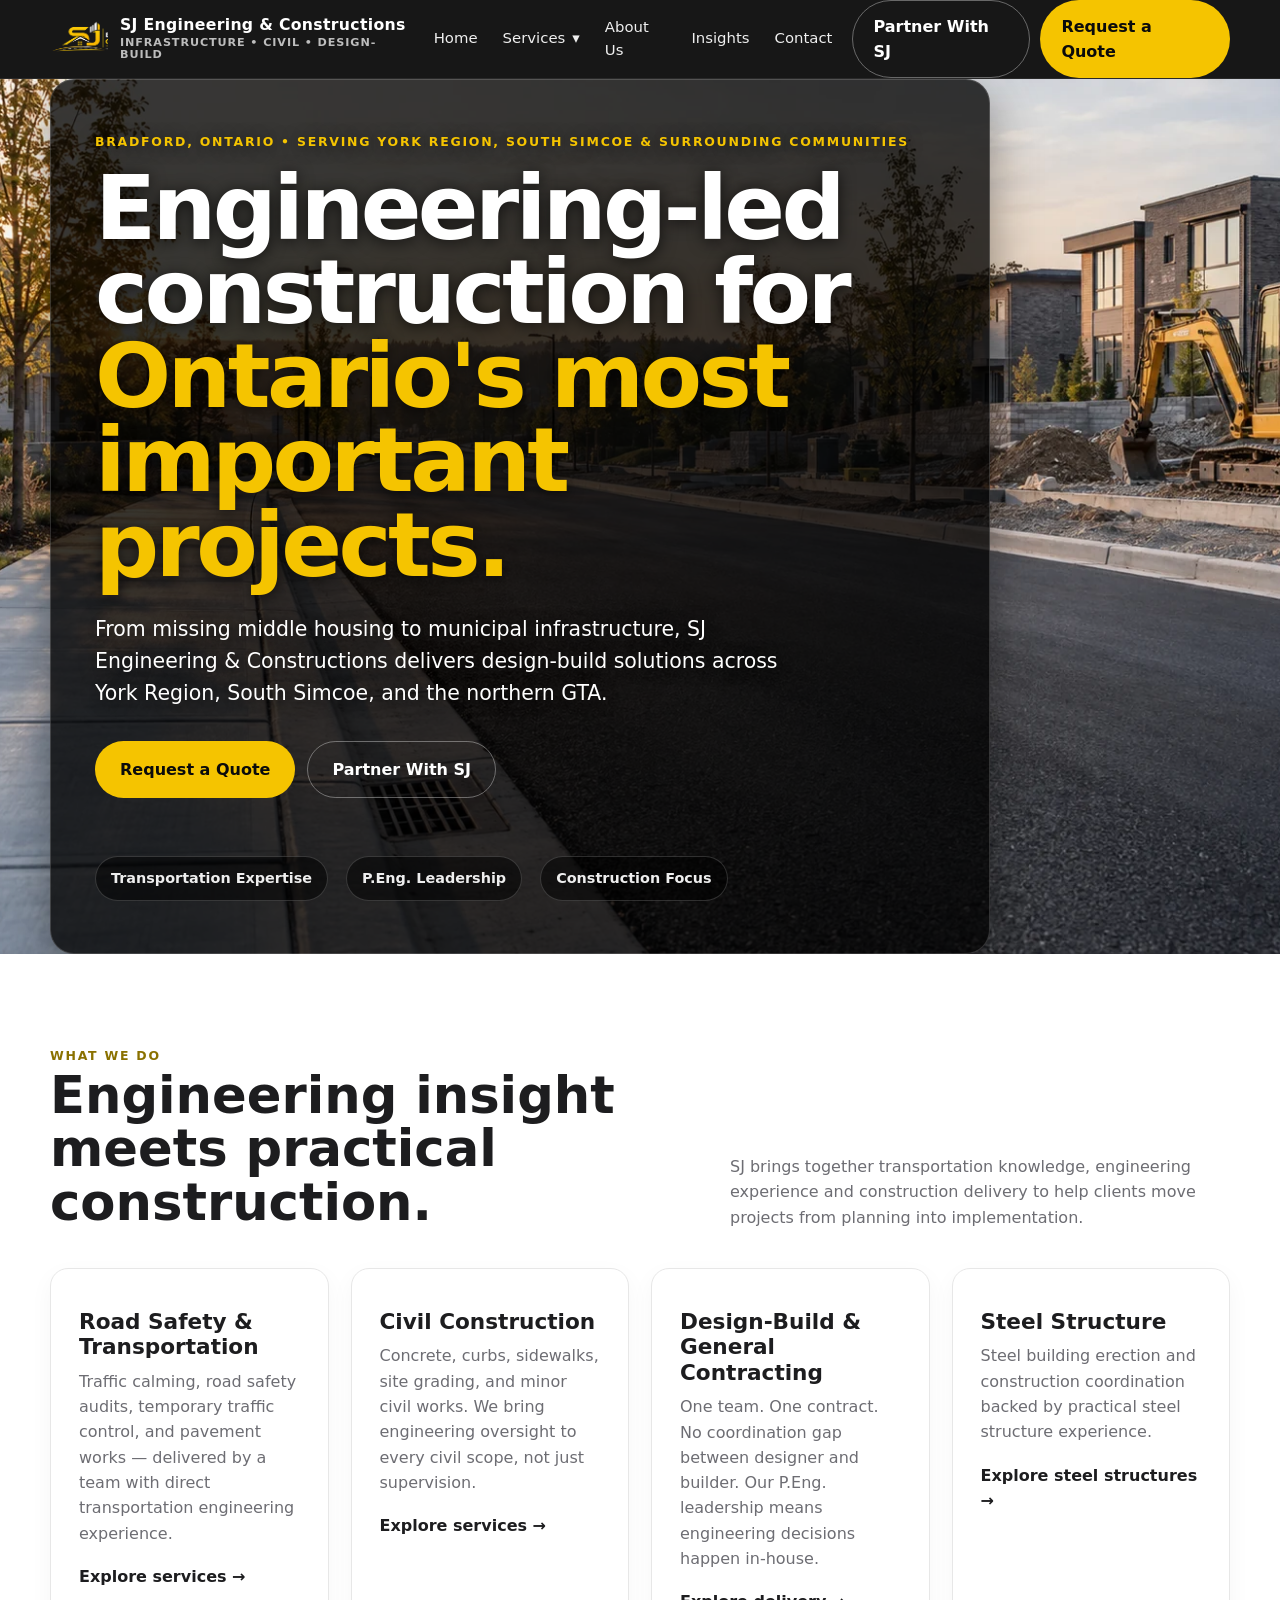
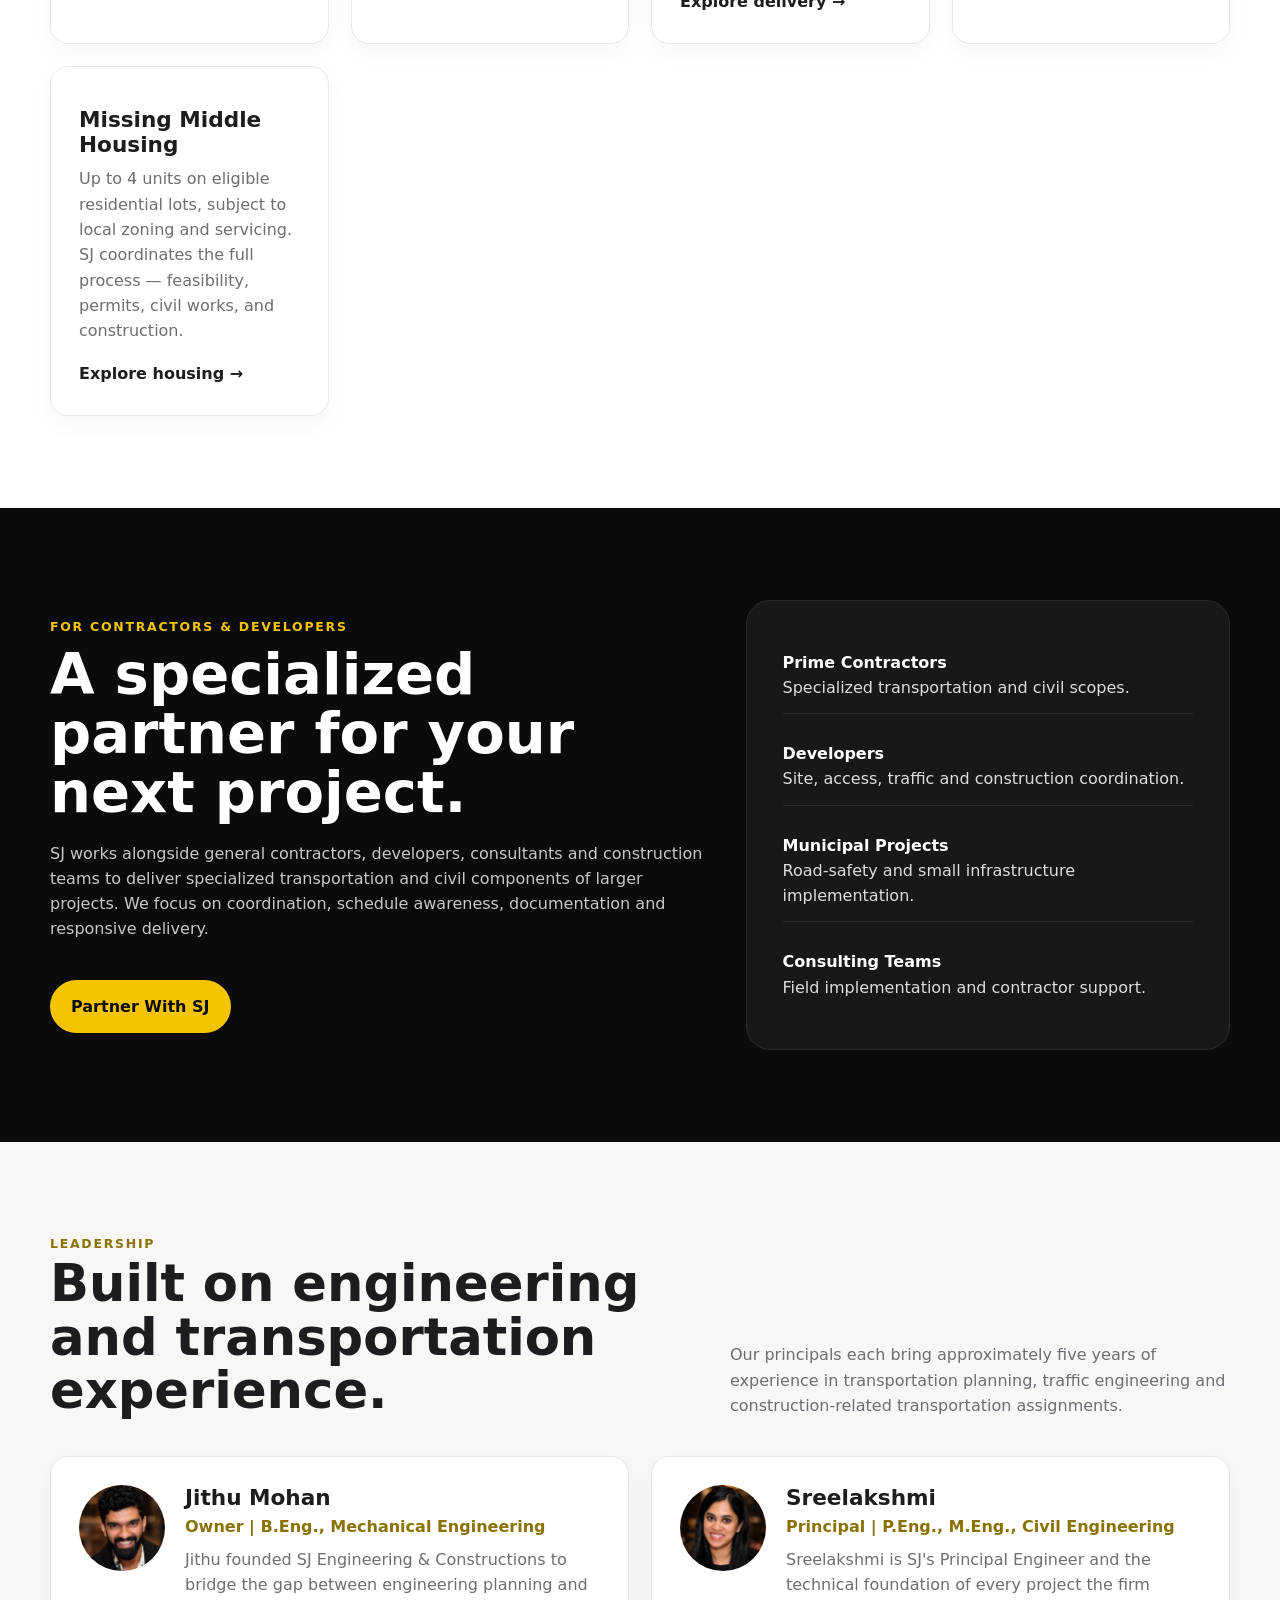
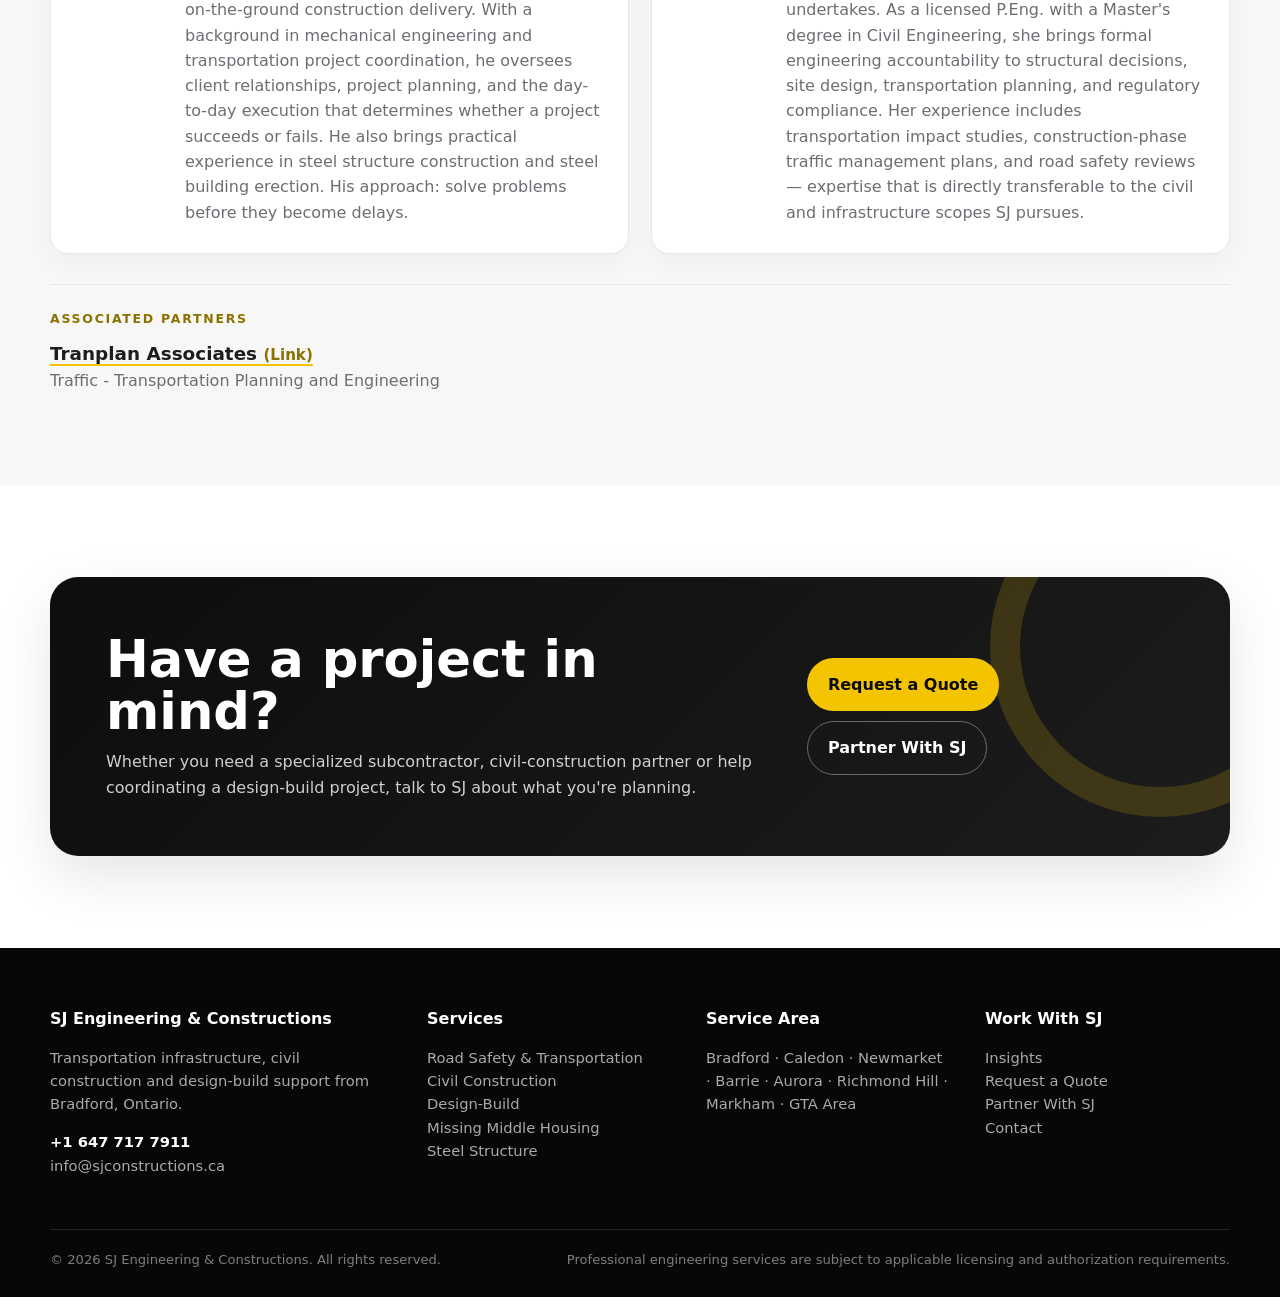
<file: index.html>
<!doctype html><html lang="en"><head><meta charset="utf-8"><meta name="viewport" content="width=device-width,initial-scale=1"><title>SJ Engineering & Constructions | Bradford, Ontario</title><meta name="description" content="Transportation infrastructure, civil construction and design-build solutions in Bradford, York Region, South Simcoe and surrounding Ontario communities."><link rel="stylesheet" href="styles.css?v=20260923-hero-panel"></head><body><header class="header"><div class="container nav">
<a class="brand" href="index.html"><img class="brand-mark" src="assets/sj-logo.png" alt="SJ Engineering & Constructions logo"><span class="brand-text">SJ Engineering & Constructions<small>Infrastructure • Civil • Design-Build</small></span></a>
<nav class="nav-links"><a href="index.html">Home</a><details class="services-dropdown"><summary>Services <span aria-hidden="true">▾</span></summary><div class="services-submenu"><a href="services.html">All Services</a><a href="transportation.html">Transportation</a><a href="design-build.html">Design-Build</a><a href="housing.html">Housing</a><a href="steel-structure.html">Steel Structure</a></div></details><a href="about.html">About Us</a><a href="blog.html">Insights</a><a href="contact.html">Contact</a></nav>
<div class="nav-cta"><a class="btn outline" href="partner.html">Partner With SJ</a><a class="btn primary" href="contact.html#quote">Request a Quote</a></div><button class="menu-toggle" aria-label="Open menu">☰</button>
</div></header><main>
<section class="hero hero-photo"><img class="hero-backdrop" src="assets/visuals/infrastructure-1600.webp" srcset="assets/visuals/infrastructure-800.webp 800w, assets/visuals/infrastructure-1600.webp 1600w" sizes="100vw" alt="" width="1600" height="900" fetchpriority="high"><div class="container hero-inner"><div class="eyebrow" style="color:#f5c400">Bradford, Ontario • Serving York Region, South Simcoe & surrounding communities</div><h1>Engineering-led construction for <span>Ontario's most important projects.</span></h1><p>From missing middle housing to municipal infrastructure, SJ Engineering &amp; Constructions delivers design-build solutions across York Region, South Simcoe, and the northern GTA.</p><div class="hero-actions"><a class="btn primary" href="contact.html#quote">Request a Quote</a><a class="btn outline" href="partner.html">Partner With SJ</a></div><div class="trust-row"><div class="trust-chip">Transportation Expertise</div><div class="trust-chip">P.Eng. Leadership</div><div class="trust-chip">Construction Focus</div></div></div></section>
<section class="section"><div class="container"><div class="section-head"><div><div class="eyebrow">What We Do</div><h2>Engineering insight meets practical construction.</h2></div><p>SJ brings together transportation knowledge, engineering experience and construction delivery to help clients move projects from planning into implementation.</p></div><div class="grid four">
<div class="card"><h3>Road Safety & Transportation</h3><p>Traffic calming, road safety audits, temporary traffic control, and pavement works — delivered by a team with direct transportation engineering experience.</p><a class="linkline" href="transportation.html">Explore services →</a></div>
<div class="card"><h3>Civil Construction</h3><p>Concrete, curbs, sidewalks, site grading, and minor civil works. We bring engineering oversight to every civil scope, not just supervision.</p><a class="linkline" href="services.html">Explore services →</a></div>
<div class="card"><h3>Design-Build & General Contracting</h3><p>One team. One contract. No coordination gap between designer and builder. Our P.Eng. leadership means engineering decisions happen in-house.</p><a class="linkline" href="design-build.html">Explore delivery →</a></div>
<div class="card"><h3>Steel Structure</h3><p>Steel building erection and construction coordination backed by practical steel structure experience.</p><a class="linkline" href="steel-structure.html">Explore steel structures →</a></div><div class="card"><h3>Missing Middle Housing</h3><p>Up to 4 units on eligible residential lots, subject to local zoning and servicing. SJ coordinates the full process — feasibility, permits, civil works, and construction.</p><a class="linkline" href="housing.html">Explore housing →</a></div>
</div></div></section>

<section class="section dark"><div class="container partner-wrap"><div><div class="eyebrow" style="color:#f5c400">For Contractors & Developers</div><h2 style="font-size:clamp(2.3rem,4.5vw,4rem);line-height:1.02;margin:10px 0 18px">A specialized partner for your next project.</h2><p style="color:#c8c8c8;max-width:720px">SJ works alongside general contractors, developers, consultants and construction teams to deliver specialized transportation and civil components of larger projects. We focus on coordination, schedule awareness, documentation and responsive delivery.</p><a class="btn primary" href="partner.html" style="margin-top:22px">Partner With SJ</a></div><div class="partner-panel"><ul><li><strong>Prime Contractors</strong><br>Specialized transportation and civil scopes.</li><li><strong>Developers</strong><br>Site, access, traffic and construction coordination.</li><li><strong>Municipal Projects</strong><br>Road-safety and small infrastructure implementation.</li><li><strong>Consulting Teams</strong><br>Field implementation and contractor support.</li></ul></div></div></section>

<section class="section soft"><div class="container"><div class="section-head"><div><div class="eyebrow">Leadership</div><h2>Built on engineering and transportation experience.</h2></div><p>Our principals each bring approximately five years of experience in transportation planning, traffic engineering and construction-related transportation assignments.</p></div><div class="grid two">
<div class="card team-card owner-card"><img class="owner-photo" src="assets/jithu-mohan.jpeg" alt="Jithu Mohan" width="86" height="86" loading="lazy"><div><h3>Jithu Mohan</h3><div class="role">Owner | B.Eng., Mechanical Engineering</div><p>Jithu founded SJ Engineering &amp; Constructions to bridge the gap between engineering planning and on-the-ground construction delivery. With a background in mechanical engineering and transportation project coordination, he oversees client relationships, project planning, and the day-to-day execution that determines whether a project succeeds or fails. He also brings practical experience in steel structure construction and steel building erection. His approach: solve problems before they become delays.</p></div></div>
<div class="card team-card owner-card"><img class="owner-photo" src="assets/sreelakshmi.jpeg" alt="Sreelakshmi" width="86" height="86" loading="lazy"><div><h3>Sreelakshmi</h3><div class="role">Principal | P.Eng., M.Eng., Civil Engineering</div><p>Sreelakshmi is SJ's Principal Engineer and the technical foundation of every project the firm undertakes. As a licensed P.Eng. with a Master's degree in Civil Engineering, she brings formal engineering accountability to structural decisions, site design, transportation planning, and regulatory compliance. Her experience includes transportation impact studies, construction-phase traffic management plans, and road safety reviews — expertise that is directly transferable to the civil and infrastructure scopes SJ pursues.</p></div></div>
</div><aside class="associated-partners" aria-labelledby="associated-partners-heading"><h3 id="associated-partners-heading" class="eyebrow">Associated Partners</h3><p><strong><a class="partner-link" href="https://www.tranplan.com/" target="_blank" rel="noopener noreferrer">Tranplan Associates <span>(Link)</span></a></strong><br>Traffic - Transportation Planning and Engineering</p></aside></div></section>
<section class="section"><div class="container"><div class="cta"><div><h2>Have a project in mind?</h2><p>Whether you need a specialized subcontractor, civil-construction partner or help coordinating a design-build project, talk to SJ about what you're planning.</p></div><div class="cta-actions"><a class="btn primary" href="contact.html#quote">Request a Quote</a><a class="btn outline" href="partner.html">Partner With SJ</a></div></div></div></section>
</main><footer class="footer"><div class="container"><div class="footer-grid">
<div><h4>SJ Engineering & Constructions</h4><p>Transportation infrastructure, civil construction and design-build support from Bradford, Ontario.</p><p><strong style="color:#fff">+1 647 717 7911</strong><br><a href="mailto:info@sjconstructions.ca">info@sjconstructions.ca</a></p></div>
<div><h4>Services</h4><p><a href="transportation.html">Road Safety & Transportation</a><br><a href="services.html">Civil Construction</a><br><a href="design-build.html">Design-Build</a><br><a href="housing.html">Missing Middle Housing</a><br><a href="steel-structure.html">Steel Structure</a></p></div>
<div><h4>Service Area</h4><p>Bradford · Caledon · Newmarket · Barrie · Aurora · Richmond Hill · Markham · GTA Area</p></div>
<div><h4>Work With SJ</h4><p><a href="blog.html">Insights</a><br><a href="contact.html#quote">Request a Quote</a><br><a href="partner.html">Partner With SJ</a><br><a href="contact.html">Contact</a></p></div>
</div><div class="footer-bottom"><div>© 2026 SJ Engineering & Constructions. All rights reserved.</div><div>Professional engineering services are subject to applicable licensing and authorization requirements.</div></div></div></footer><script src="script.js?v=20260923-services-menu"></script></body></html>
</file>
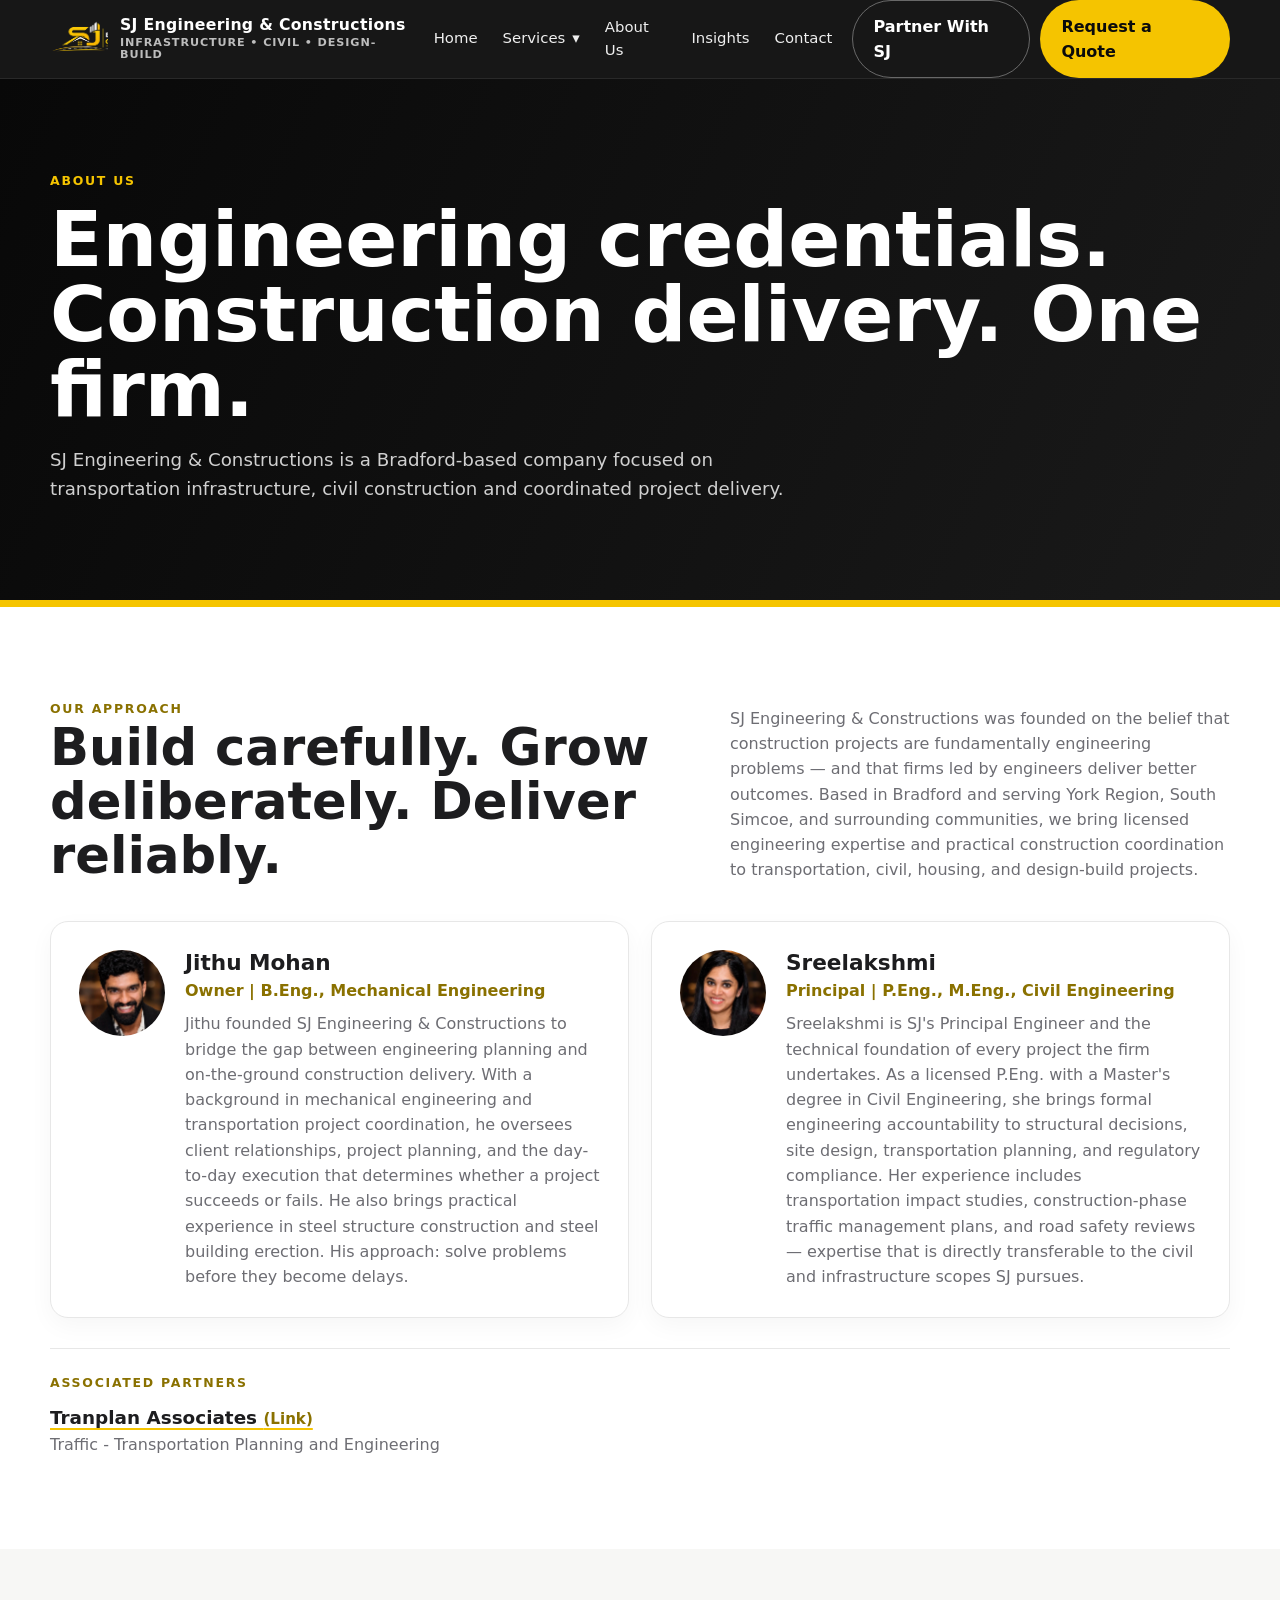
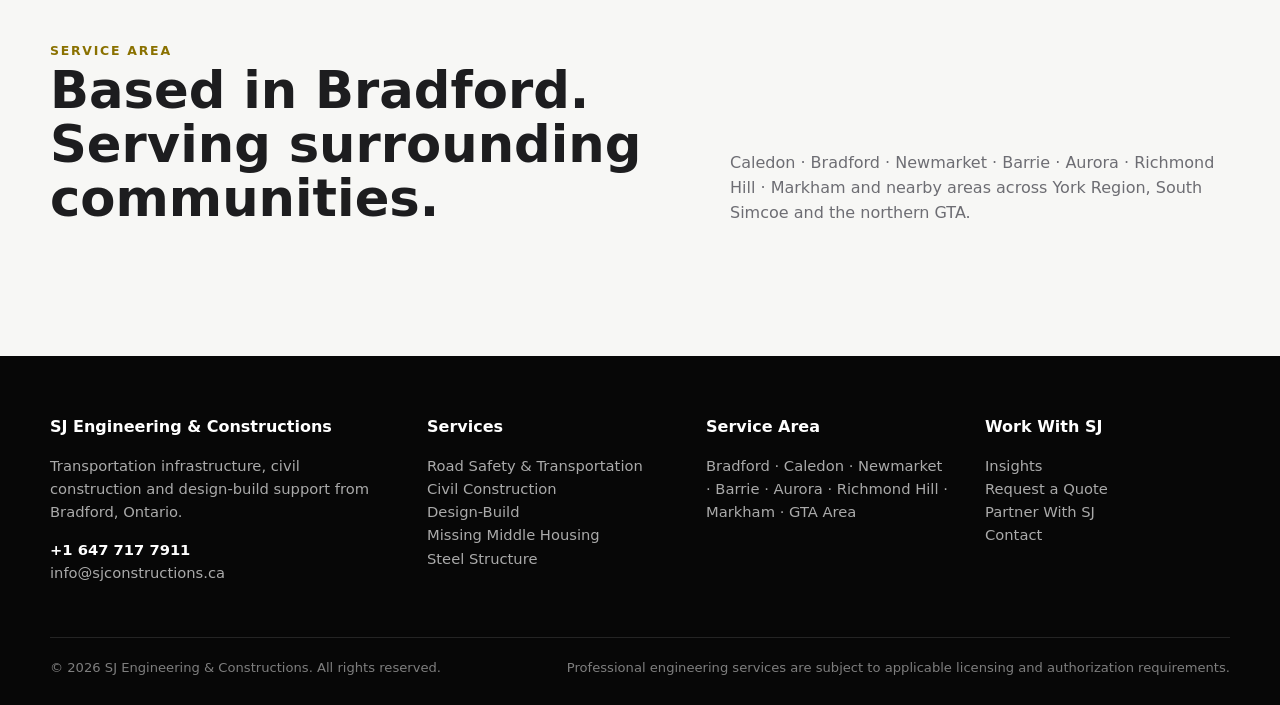
<file: about.html>
<!doctype html><html lang="en"><head><meta charset="utf-8"><meta name="viewport" content="width=device-width,initial-scale=1"><title>About Us | SJ Engineering & Constructions</title><meta name="description" content="Meet the engineering team behind SJ Engineering &amp; Constructions — a P.Eng.-led design-build firm serving Bradford, York Region, and South Simcoe."><link rel="stylesheet" href="styles.css?v=20260925-tranplan-link"></head><body><header class="header"><div class="container nav">
<a class="brand" href="index.html"><img class="brand-mark" src="assets/sj-logo.png" alt="SJ Engineering & Constructions logo"><span class="brand-text">SJ Engineering & Constructions<small>Infrastructure • Civil • Design-Build</small></span></a>
<nav class="nav-links"><a href="index.html">Home</a><details class="services-dropdown"><summary>Services <span aria-hidden="true">▾</span></summary><div class="services-submenu"><a href="services.html">All Services</a><a href="transportation.html">Transportation</a><a href="design-build.html">Design-Build</a><a href="housing.html">Housing</a><a href="steel-structure.html">Steel Structure</a></div></details><a href="about.html">About Us</a><a href="blog.html">Insights</a><a href="contact.html">Contact</a></nav>
<div class="nav-cta"><a class="btn outline" href="partner.html">Partner With SJ</a><a class="btn primary" href="contact.html#quote">Request a Quote</a></div><button class="menu-toggle" aria-label="Open menu">☰</button>
</div></header><main><section class="page-hero"><div class="container"><div class="eyebrow" style="color:#f5c400">About Us</div><h1>Engineering credentials. Construction delivery. One firm.</h1><p>SJ Engineering & Constructions is a Bradford-based company focused on transportation infrastructure, civil construction and coordinated project delivery.</p></div></section>
<section class="section"><div class="container"><div class="section-head"><div><div class="eyebrow">Our Approach</div><h2>Build carefully. Grow deliberately. Deliver reliably.</h2></div><p>SJ Engineering &amp; Constructions was founded on the belief that construction projects are fundamentally engineering problems — and that firms led by engineers deliver better outcomes. Based in Bradford and serving York Region, South Simcoe, and surrounding communities, we bring licensed engineering expertise and practical construction coordination to transportation, civil, housing, and design-build projects.</p></div><div class="grid two"><div class="card team-card owner-card"><img class="owner-photo" src="assets/jithu-mohan.jpeg" alt="Jithu Mohan" width="86" height="86" loading="lazy"><div><h3>Jithu Mohan</h3><div class="role">Owner | B.Eng., Mechanical Engineering</div><p>Jithu founded SJ Engineering &amp; Constructions to bridge the gap between engineering planning and on-the-ground construction delivery. With a background in mechanical engineering and transportation project coordination, he oversees client relationships, project planning, and the day-to-day execution that determines whether a project succeeds or fails. He also brings practical experience in steel structure construction and steel building erection. His approach: solve problems before they become delays.</p></div></div><div class="card team-card owner-card"><img class="owner-photo" src="assets/sreelakshmi.jpeg" alt="Sreelakshmi" width="86" height="86" loading="lazy"><div><h3>Sreelakshmi</h3><div class="role">Principal | P.Eng., M.Eng., Civil Engineering</div><p>Sreelakshmi is SJ's Principal Engineer and the technical foundation of every project the firm undertakes. As a licensed P.Eng. with a Master's degree in Civil Engineering, she brings formal engineering accountability to structural decisions, site design, transportation planning, and regulatory compliance. Her experience includes transportation impact studies, construction-phase traffic management plans, and road safety reviews — expertise that is directly transferable to the civil and infrastructure scopes SJ pursues.</p></div></div></div><aside class="associated-partners" aria-labelledby="associated-partners-heading"><h3 id="associated-partners-heading" class="eyebrow">Associated Partners</h3><p><strong><a class="partner-link" href="https://www.tranplan.com/" target="_blank" rel="noopener noreferrer">Tranplan Associates <span>(Link)</span></a></strong><br>Traffic - Transportation Planning and Engineering</p></aside></div></section>
<section class="section soft"><div class="container"><div class="section-head"><div><div class="eyebrow">Service Area</div><h2>Based in Bradford. Serving surrounding communities.</h2></div><p>Caledon · Bradford · Newmarket · Barrie · Aurora · Richmond Hill · Markham and nearby areas across York Region, South Simcoe and the northern GTA.</p></div></div></section></main><footer class="footer"><div class="container"><div class="footer-grid">
<div><h4>SJ Engineering & Constructions</h4><p>Transportation infrastructure, civil construction and design-build support from Bradford, Ontario.</p><p><strong style="color:#fff">+1 647 717 7911</strong><br><a href="mailto:info@sjconstructions.ca">info@sjconstructions.ca</a></p></div>
<div><h4>Services</h4><p><a href="transportation.html">Road Safety & Transportation</a><br><a href="services.html">Civil Construction</a><br><a href="design-build.html">Design-Build</a><br><a href="housing.html">Missing Middle Housing</a><br><a href="steel-structure.html">Steel Structure</a></p></div>
<div><h4>Service Area</h4><p>Bradford · Caledon · Newmarket · Barrie · Aurora · Richmond Hill · Markham · GTA Area</p></div>
<div><h4>Work With SJ</h4><p><a href="blog.html">Insights</a><br><a href="contact.html#quote">Request a Quote</a><br><a href="partner.html">Partner With SJ</a><br><a href="contact.html">Contact</a></p></div>
</div><div class="footer-bottom"><div>© 2026 SJ Engineering & Constructions. All rights reserved.</div><div>Professional engineering services are subject to applicable licensing and authorization requirements.</div></div></div></footer><script src="script.js?v=20260923-services-menu"></script></body></html>
</file>
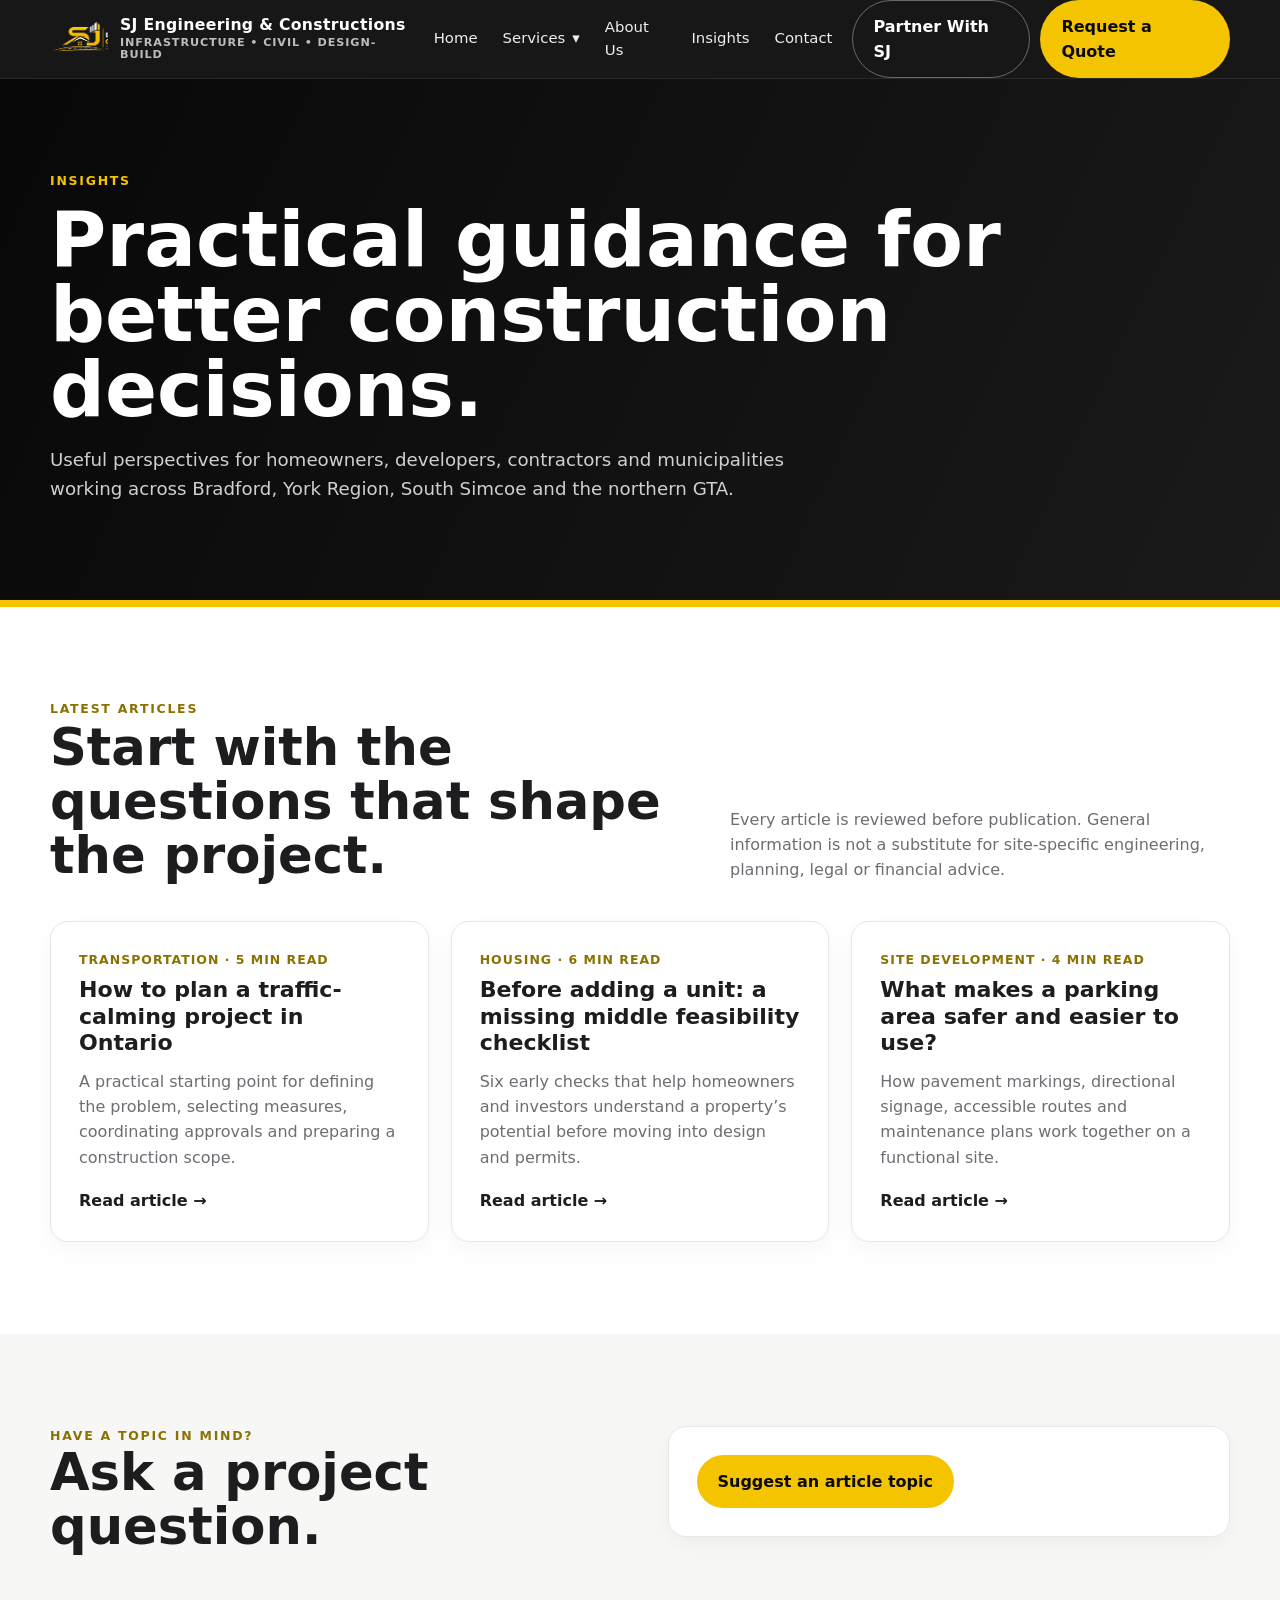
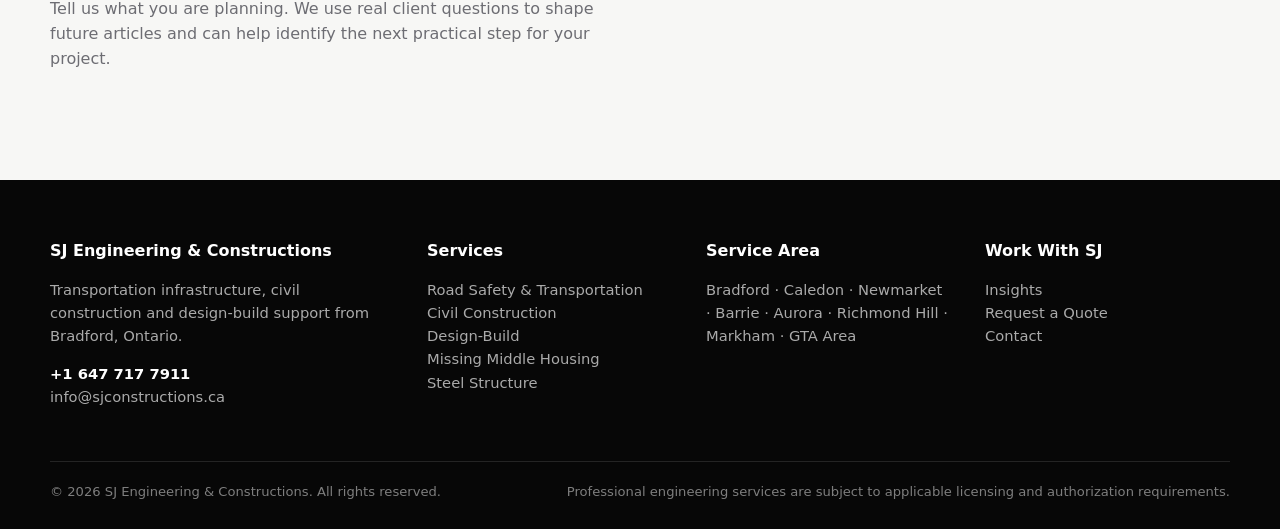
<file: blog.html>
<!doctype html>
<html lang="en">
<head>
  <meta charset="utf-8">
  <meta name="viewport" content="width=device-width,initial-scale=1">
  <title>Construction Insights | SJ Engineering & Constructions</title>
  <meta name="description" content="Practical construction, transportation and missing middle housing insights for property owners, developers and project teams in Ontario.">
  <link rel="stylesheet" href="styles.css?v=20260923-insights">
</head>
<body>
  <header class="header"><div class="container nav">
    <a class="brand" href="index.html"><img class="brand-mark" src="assets/sj-logo.png" alt="SJ Engineering & Constructions logo"><span class="brand-text">SJ Engineering & Constructions<small>Infrastructure • Civil • Design-Build</small></span></a>
    <nav class="nav-links"><a href="index.html">Home</a><details class="services-dropdown"><summary>Services <span aria-hidden="true">▾</span></summary><div class="services-submenu"><a href="services.html">All Services</a><a href="transportation.html">Transportation</a><a href="design-build.html">Design-Build</a><a href="housing.html">Housing</a><a href="steel-structure.html">Steel Structure</a></div></details><a href="about.html">About Us</a><a href="blog.html">Insights</a><a href="contact.html">Contact</a></nav>
    <div class="nav-cta"><a class="btn outline" href="partner.html">Partner With SJ</a><a class="btn primary" href="contact.html#quote">Request a Quote</a></div><button class="menu-toggle" aria-label="Open menu">☰</button>
  </div></header>
  <main>
    <section class="page-hero"><div class="container"><div class="eyebrow" style="color:#f5c400">Insights</div><h1>Practical guidance for better construction decisions.</h1><p>Useful perspectives for homeowners, developers, contractors and municipalities working across Bradford, York Region, South Simcoe and the northern GTA.</p></div></section>
    <section class="section"><div class="container"><div class="section-head"><div><div class="eyebrow">Latest Articles</div><h2>Start with the questions that shape the project.</h2></div><p>Every article is reviewed before publication. General information is not a substitute for site-specific engineering, planning, legal or financial advice.</p></div>
      <div class="blog-grid" id="blog-posts">
        <!-- AUTO_POSTS_START -->
        <article class="blog-card"><p class="blog-meta">Transportation · 5 min read</p><h3><a href="blog/traffic-calming-project-guide.html">How to plan a traffic-calming project in Ontario</a></h3><p>A practical starting point for defining the problem, selecting measures, coordinating approvals and preparing a construction scope.</p><a class="linkline" href="blog/traffic-calming-project-guide.html">Read article →</a></article>
        <article class="blog-card"><p class="blog-meta">Housing · 6 min read</p><h3><a href="blog/missing-middle-feasibility-checklist.html">Before adding a unit: a missing middle feasibility checklist</a></h3><p>Six early checks that help homeowners and investors understand a property’s potential before moving into design and permits.</p><a class="linkline" href="blog/missing-middle-feasibility-checklist.html">Read article →</a></article>
        <article class="blog-card"><p class="blog-meta">Site Development · 4 min read</p><h3><a href="blog/parking-lot-safety-markings.html">What makes a parking area safer and easier to use?</a></h3><p>How pavement markings, directional signage, accessible routes and maintenance plans work together on a functional site.</p><a class="linkline" href="blog/parking-lot-safety-markings.html">Read article →</a></article>
        <!-- AUTO_POSTS_END -->
      </div>
    </div></section>
    <section class="section soft"><div class="container split"><div><div class="eyebrow">Have a topic in mind?</div><h2>Ask a project question.</h2><p>Tell us what you are planning. We use real client questions to shape future articles and can help identify the next practical step for your project.</p></div><div class="card"><a class="btn primary" href="mailto:info@sjconstructions.ca?subject=Insights%20topic%20request">Suggest an article topic</a></div></div></section>
  </main>
  <footer class="footer"><div class="container"><div class="footer-grid">
    <div><h4>SJ Engineering & Constructions</h4><p>Transportation infrastructure, civil construction and design-build support from Bradford, Ontario.</p><p><strong style="color:#fff">+1 647 717 7911</strong><br><a href="mailto:info@sjconstructions.ca">info@sjconstructions.ca</a></p></div>
    <div><h4>Services</h4><p><a href="transportation.html">Road Safety & Transportation</a><br><a href="services.html">Civil Construction</a><br><a href="design-build.html">Design-Build</a><br><a href="housing.html">Missing Middle Housing</a><br><a href="steel-structure.html">Steel Structure</a></p></div>
    <div><h4>Service Area</h4><p>Bradford · Caledon · Newmarket · Barrie · Aurora · Richmond Hill · Markham · GTA Area</p></div>
    <div><h4>Work With SJ</h4><p><a href="blog.html">Insights</a><br><a href="contact.html#quote">Request a Quote</a><br><a href="contact.html">Contact</a></p></div>
  </div><div class="footer-bottom"><div>© 2026 SJ Engineering & Constructions. All rights reserved.</div><div>Professional engineering services are subject to applicable licensing and authorization requirements.</div></div></div></footer>
  <script src="script.js?v=20260923-services-menu"></script>
</body>
</html>
</file>
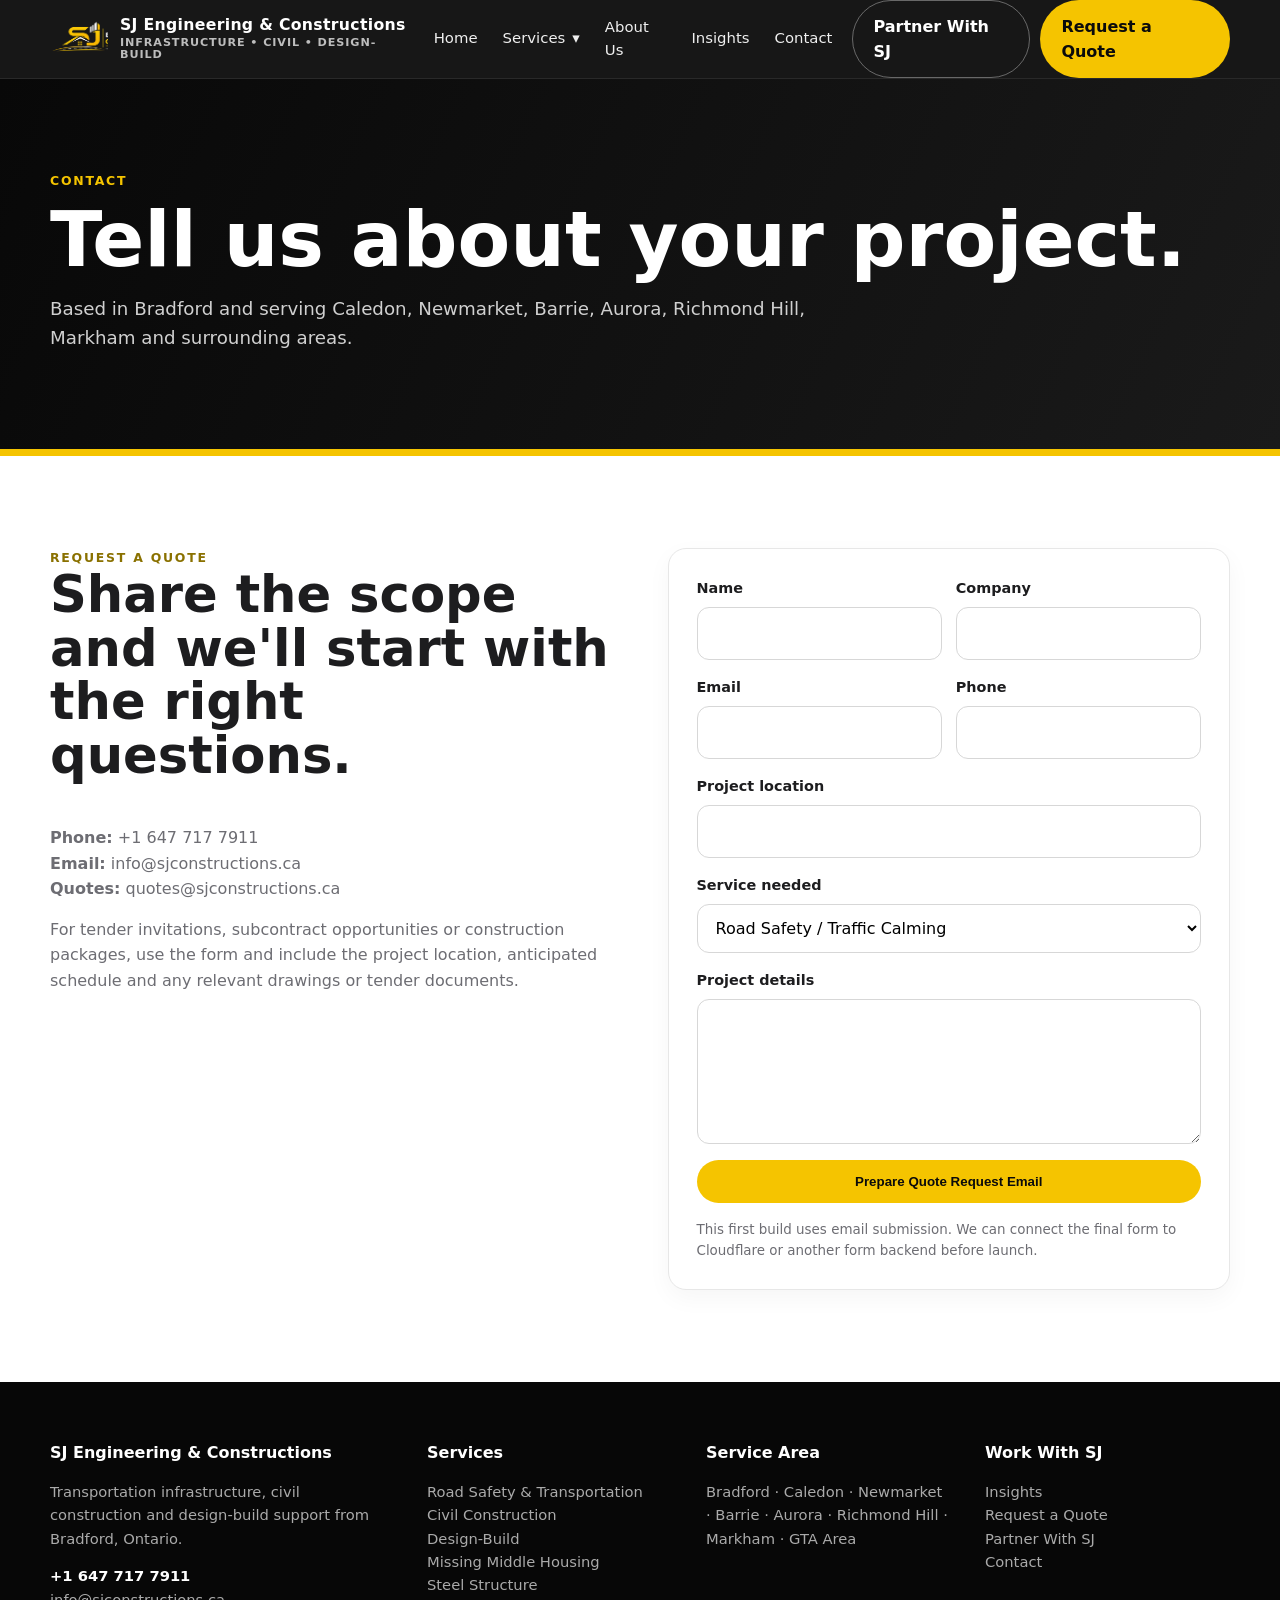
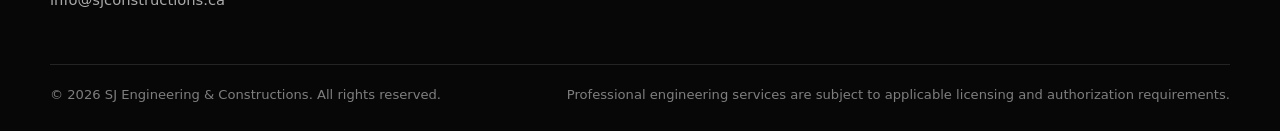
<file: contact.html>
<!doctype html><html lang="en"><head><meta charset="utf-8"><meta name="viewport" content="width=device-width,initial-scale=1"><title>Contact & Request a Quote | SJ Engineering & Constructions</title><meta name="description" content="Contact SJ Engineering &amp; Constructions for transportation, civil construction, missing middle housing, and design-build projects across Ontario."><link rel="stylesheet" href="styles.css?v=20260923-insights"></head><body><header class="header"><div class="container nav">
<a class="brand" href="index.html"><img class="brand-mark" src="assets/sj-logo.png" alt="SJ Engineering & Constructions logo"><span class="brand-text">SJ Engineering & Constructions<small>Infrastructure • Civil • Design-Build</small></span></a>
<nav class="nav-links"><a href="index.html">Home</a><details class="services-dropdown"><summary>Services <span aria-hidden="true">▾</span></summary><div class="services-submenu"><a href="services.html">All Services</a><a href="transportation.html">Transportation</a><a href="design-build.html">Design-Build</a><a href="housing.html">Housing</a><a href="steel-structure.html">Steel Structure</a></div></details><a href="about.html">About Us</a><a href="blog.html">Insights</a><a href="contact.html">Contact</a></nav>
<div class="nav-cta"><a class="btn outline" href="partner.html">Partner With SJ</a><a class="btn primary" href="contact.html#quote">Request a Quote</a></div><button class="menu-toggle" aria-label="Open menu">☰</button>
</div></header><main><section class="page-hero"><div class="container"><div class="eyebrow" style="color:#f5c400">Contact</div><h1>Tell us about your project.</h1><p>Based in Bradford and serving Caledon, Newmarket, Barrie, Aurora, Richmond Hill, Markham and surrounding areas.</p></div></section>
<section class="section" id="quote"><div class="container split"><div><div class="eyebrow">Request a Quote</div><h2>Share the scope and we'll start with the right questions.</h2><p><strong>Phone:</strong> +1 647 717 7911<br><strong>Email:</strong> info@sjconstructions.ca<br><strong>Quotes:</strong> quotes@sjconstructions.ca</p><p>For tender invitations, subcontract opportunities or construction packages, use the form and include the project location, anticipated schedule and any relevant drawings or tender documents.</p></div><div class="card"><form class="form" data-mailto="quotes@sjconstructions.ca" data-subject="Request a Quote - SJ Engineering & Constructions"><div class="form-row"><div class="field"><label>Name</label><input name="Name" required></div><div class="field"><label>Company</label><input name="Company"></div></div><div class="form-row"><div class="field"><label>Email</label><input type="email" name="Email" required></div><div class="field"><label>Phone</label><input name="Phone"></div></div><div class="field"><label>Project location</label><input name="Project location"></div><div class="field"><label>Service needed</label><select name="Service"><option>Road Safety / Traffic Calming</option><option>Signs / Safety Devices</option><option>Pavement Markings</option><option>Temporary Traffic Control</option><option>Concrete / Curbs / Sidewalks</option><option>Minor Civil / Site Works</option><option>Design-Build / General Contracting</option><option>Missing Middle Housing</option><option>Other</option><option>Steel Structure</option></select></div><div class="field"><label>Project details</label><textarea name="Project details" required></textarea></div><button class="btn primary" type="submit">Prepare Quote Request Email</button><div class="form-note">This first build uses email submission. We can connect the final form to Cloudflare or another form backend before launch.</div></form></div></div></section></main><footer class="footer"><div class="container"><div class="footer-grid">
<div><h4>SJ Engineering & Constructions</h4><p>Transportation infrastructure, civil construction and design-build support from Bradford, Ontario.</p><p><strong style="color:#fff">+1 647 717 7911</strong><br><a href="mailto:info@sjconstructions.ca">info@sjconstructions.ca</a></p></div>
<div><h4>Services</h4><p><a href="transportation.html">Road Safety & Transportation</a><br><a href="services.html">Civil Construction</a><br><a href="design-build.html">Design-Build</a><br><a href="housing.html">Missing Middle Housing</a><br><a href="steel-structure.html">Steel Structure</a></p></div>
<div><h4>Service Area</h4><p>Bradford · Caledon · Newmarket · Barrie · Aurora · Richmond Hill · Markham · GTA Area</p></div>
<div><h4>Work With SJ</h4><p><a href="blog.html">Insights</a><br><a href="contact.html#quote">Request a Quote</a><br><a href="partner.html">Partner With SJ</a><br><a href="contact.html">Contact</a></p></div>
</div><div class="footer-bottom"><div>© 2026 SJ Engineering & Constructions. All rights reserved.</div><div>Professional engineering services are subject to applicable licensing and authorization requirements.</div></div></div></footer><script src="script.js?v=20260923-services-menu"></script></body></html>
</file>
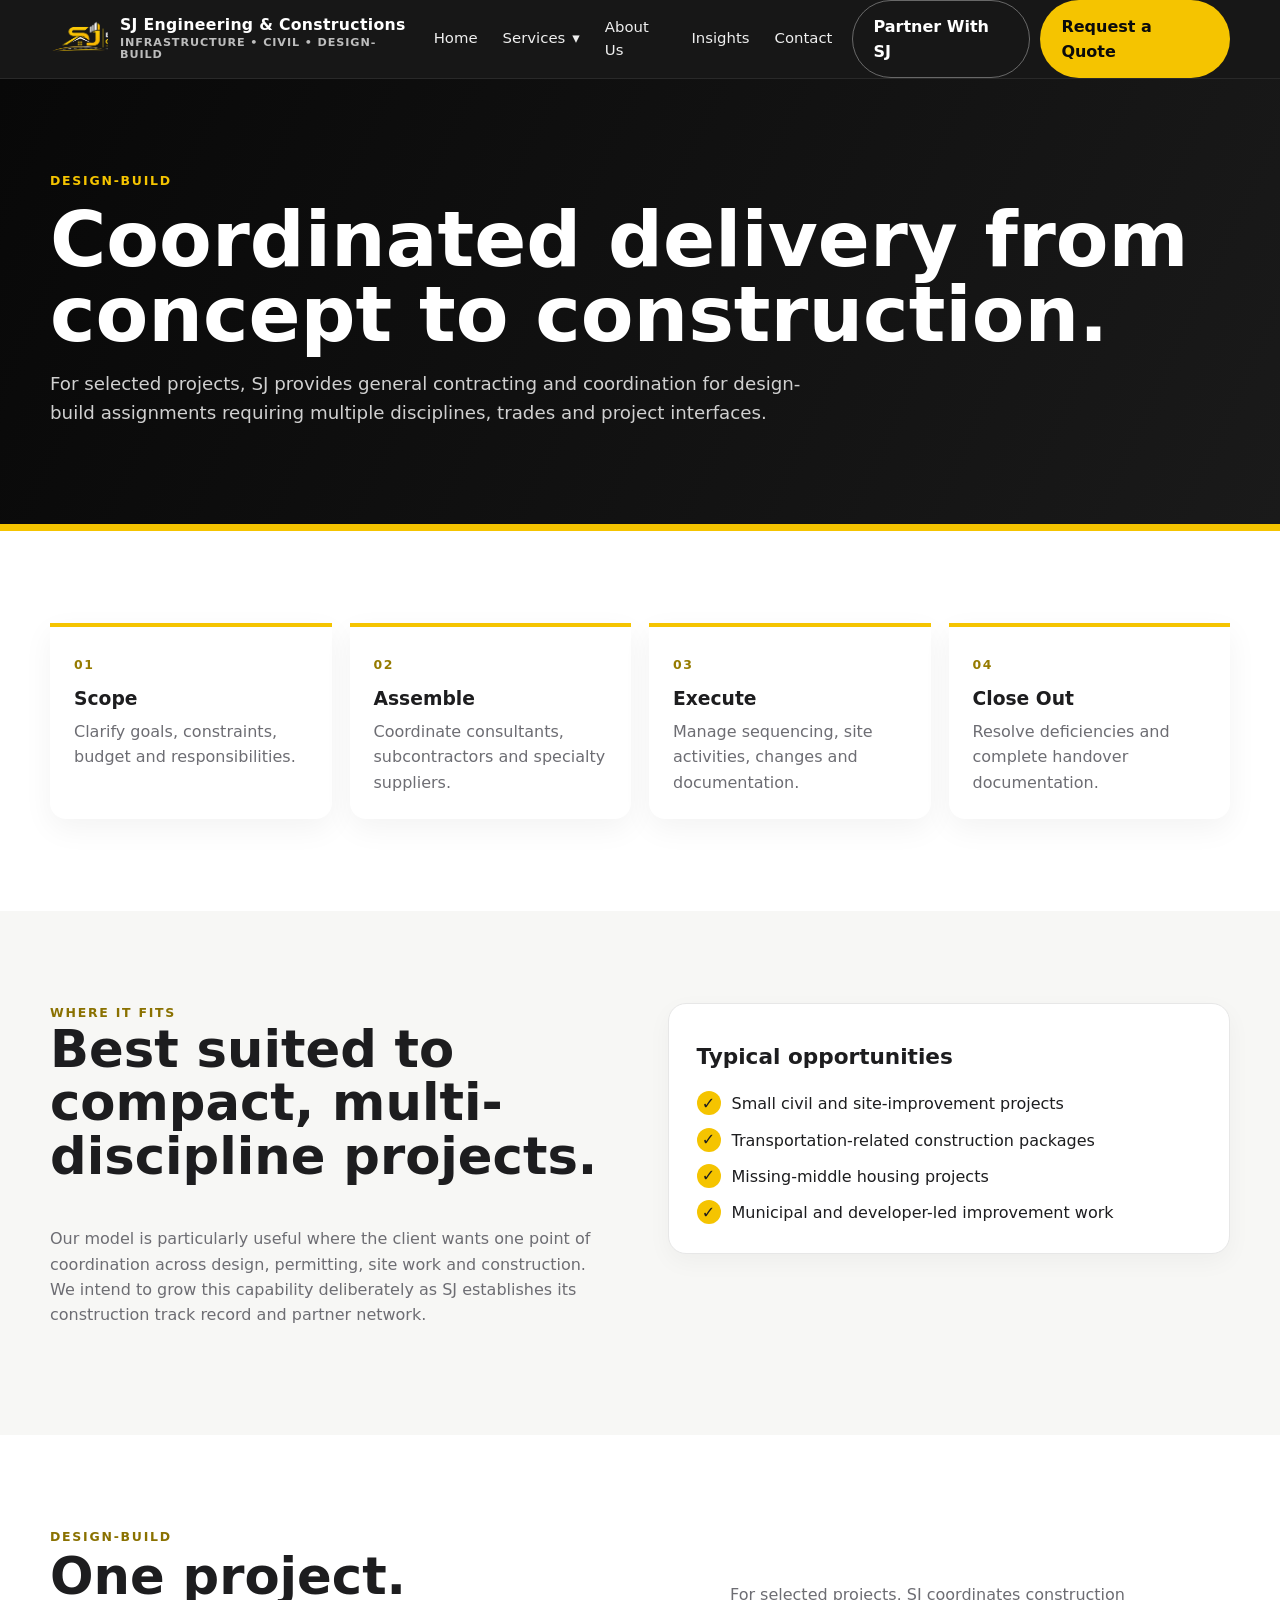
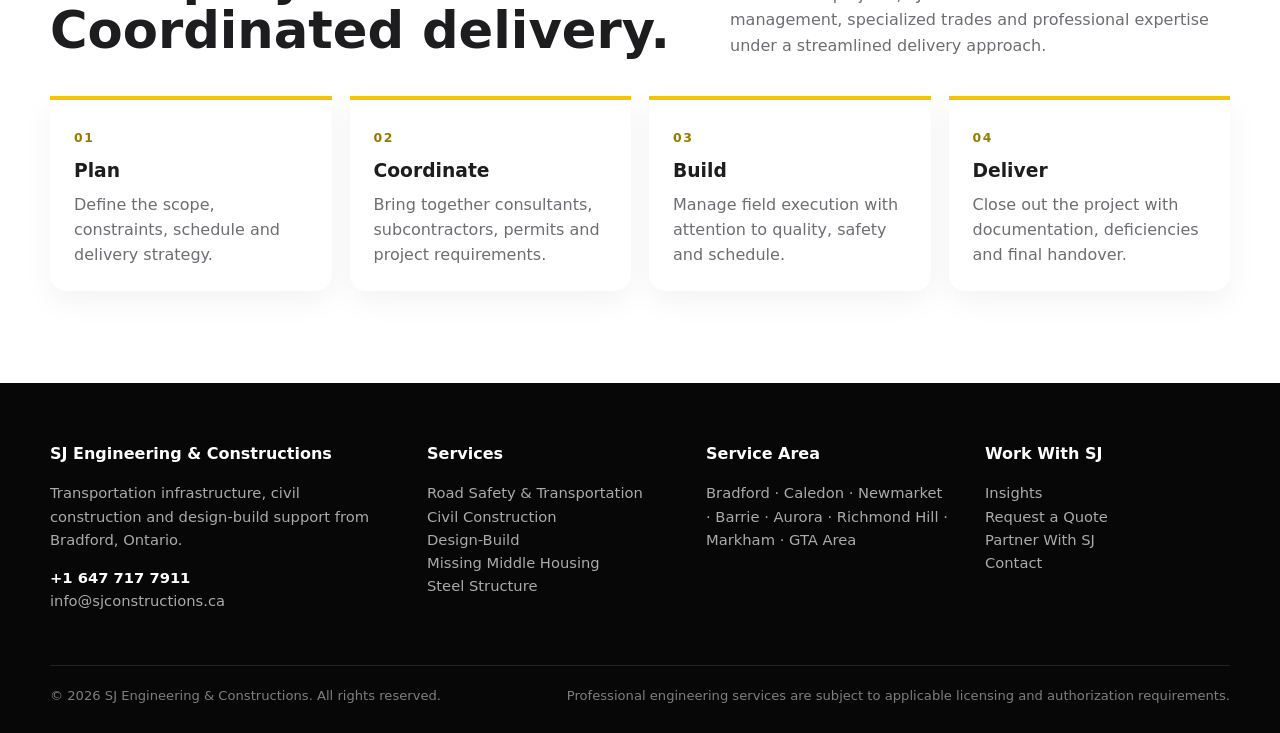
<file: design-build.html>
<!doctype html><html lang="en"><head><meta charset="utf-8"><meta name="viewport" content="width=device-width,initial-scale=1"><title>Design-Build | SJ Engineering & Constructions</title><meta name="description" content="Engineering-led design-build delivery for transportation, civil, and residential projects across York Region and South Simcoe, Ontario."><link rel="stylesheet" href="styles.css?v=20260923-insights"></head><body><header class="header"><div class="container nav">
<a class="brand" href="index.html"><img class="brand-mark" src="assets/sj-logo.png" alt="SJ Engineering & Constructions logo"><span class="brand-text">SJ Engineering & Constructions<small>Infrastructure • Civil • Design-Build</small></span></a>
<nav class="nav-links"><a href="index.html">Home</a><details class="services-dropdown"><summary>Services <span aria-hidden="true">▾</span></summary><div class="services-submenu"><a href="services.html">All Services</a><a href="transportation.html">Transportation</a><a href="design-build.html">Design-Build</a><a href="housing.html">Housing</a><a href="steel-structure.html">Steel Structure</a></div></details><a href="about.html">About Us</a><a href="blog.html">Insights</a><a href="contact.html">Contact</a></nav>
<div class="nav-cta"><a class="btn outline" href="partner.html">Partner With SJ</a><a class="btn primary" href="contact.html#quote">Request a Quote</a></div><button class="menu-toggle" aria-label="Open menu">☰</button>
</div></header><main><section class="page-hero"><div class="container"><div class="eyebrow" style="color:#f5c400">Design-Build</div><h1>Coordinated delivery from concept to construction.</h1><p>For selected projects, SJ provides general contracting and coordination for design-build assignments requiring multiple disciplines, trades and project interfaces.</p></div></section>
<section class="section"><div class="container"><div class="process"><div class="step"><span>01</span><h3>Scope</h3><p>Clarify goals, constraints, budget and responsibilities.</p></div><div class="step"><span>02</span><h3>Assemble</h3><p>Coordinate consultants, subcontractors and specialty suppliers.</p></div><div class="step"><span>03</span><h3>Execute</h3><p>Manage sequencing, site activities, changes and documentation.</p></div><div class="step"><span>04</span><h3>Close Out</h3><p>Resolve deficiencies and complete handover documentation.</p></div></div></div></section>
<section class="section soft"><div class="container split"><div><div class="eyebrow">Where It Fits</div><h2>Best suited to compact, multi-discipline projects.</h2><p>Our model is particularly useful where the client wants one point of coordination across design, permitting, site work and construction. We intend to grow this capability deliberately as SJ establishes its construction track record and partner network.</p></div><div class="card"><h3>Typical opportunities</h3><div class="checks"><div class="check"><b>✓</b><div>Small civil and site-improvement projects</div></div><div class="check"><b>✓</b><div>Transportation-related construction packages</div></div><div class="check"><b>✓</b><div>Missing-middle housing projects</div></div><div class="check"><b>✓</b><div>Municipal and developer-led improvement work</div></div></div></div></div></section><section class="section"><div class="container"><div class="section-head"><div><div class="eyebrow">Design-Build</div><h2>One project. Coordinated delivery.</h2></div><p>For selected projects, SJ coordinates construction management, specialized trades and professional expertise under a streamlined delivery approach.</p></div><div class="process"><div class="step"><span>01</span><h3>Plan</h3><p>Define the scope, constraints, schedule and delivery strategy.</p></div><div class="step"><span>02</span><h3>Coordinate</h3><p>Bring together consultants, subcontractors, permits and project requirements.</p></div><div class="step"><span>03</span><h3>Build</h3><p>Manage field execution with attention to quality, safety and schedule.</p></div><div class="step"><span>04</span><h3>Deliver</h3><p>Close out the project with documentation, deficiencies and final handover.</p></div></div></div></section></main><footer class="footer"><div class="container"><div class="footer-grid">
<div><h4>SJ Engineering & Constructions</h4><p>Transportation infrastructure, civil construction and design-build support from Bradford, Ontario.</p><p><strong style="color:#fff">+1 647 717 7911</strong><br><a href="mailto:info@sjconstructions.ca">info@sjconstructions.ca</a></p></div>
<div><h4>Services</h4><p><a href="transportation.html">Road Safety & Transportation</a><br><a href="services.html">Civil Construction</a><br><a href="design-build.html">Design-Build</a><br><a href="housing.html">Missing Middle Housing</a><br><a href="steel-structure.html">Steel Structure</a></p></div>
<div><h4>Service Area</h4><p>Bradford · Caledon · Newmarket · Barrie · Aurora · Richmond Hill · Markham · GTA Area</p></div>
<div><h4>Work With SJ</h4><p><a href="blog.html">Insights</a><br><a href="contact.html#quote">Request a Quote</a><br><a href="partner.html">Partner With SJ</a><br><a href="contact.html">Contact</a></p></div>
</div><div class="footer-bottom"><div>© 2026 SJ Engineering & Constructions. All rights reserved.</div><div>Professional engineering services are subject to applicable licensing and authorization requirements.</div></div></div></footer><script src="script.js?v=20260923-services-menu"></script></body></html>
</file>
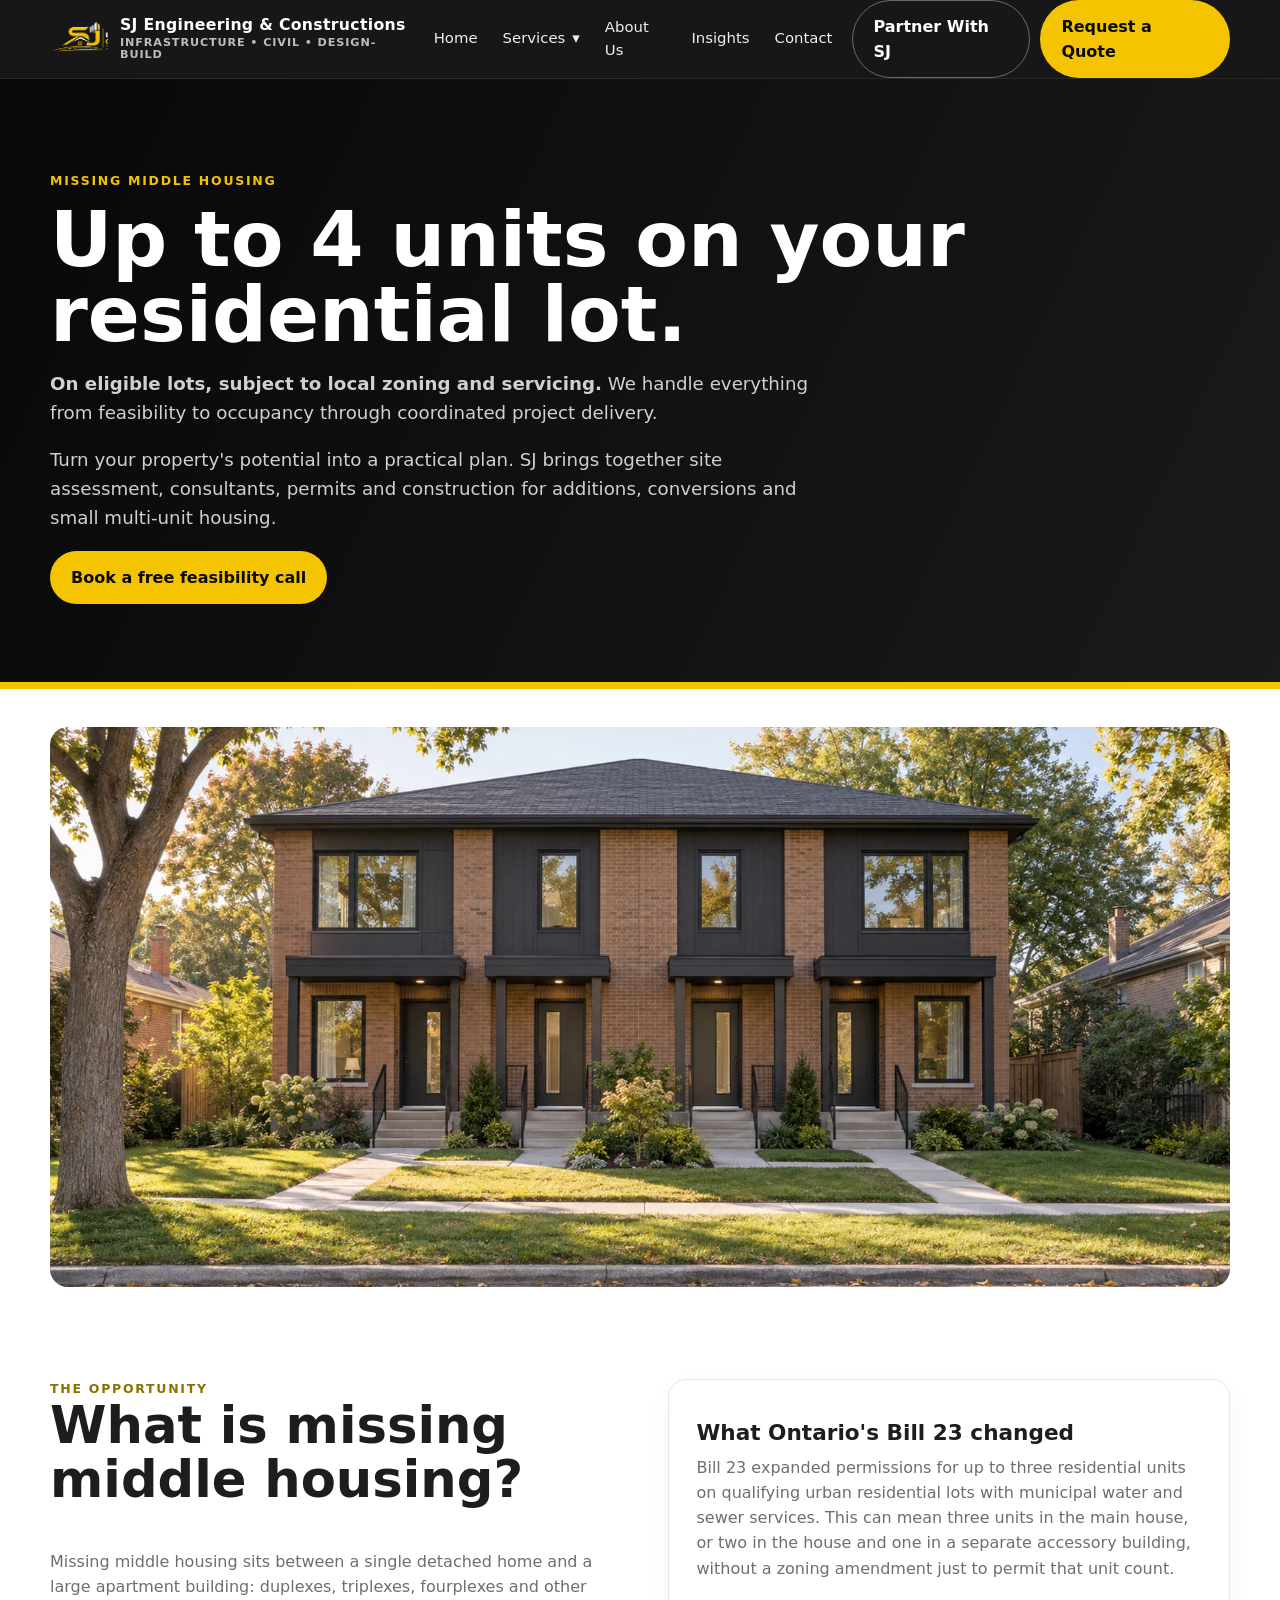
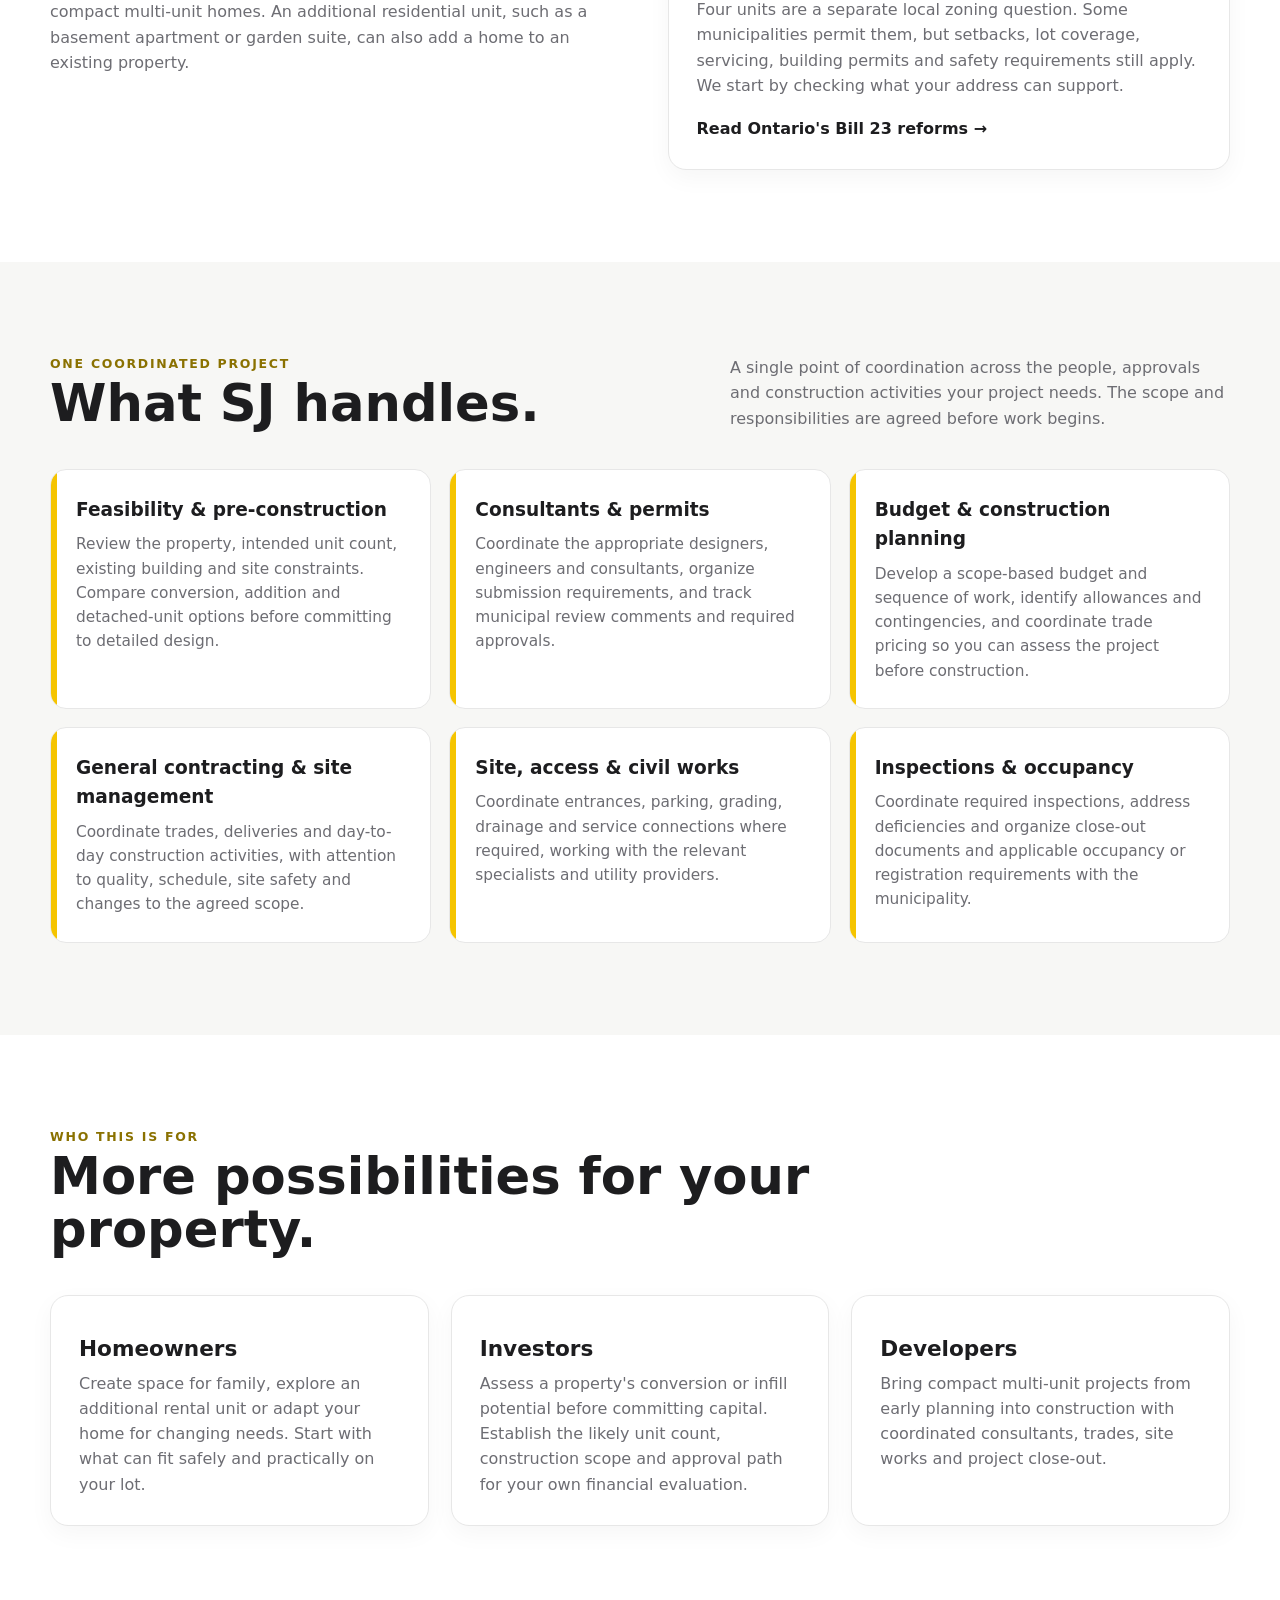
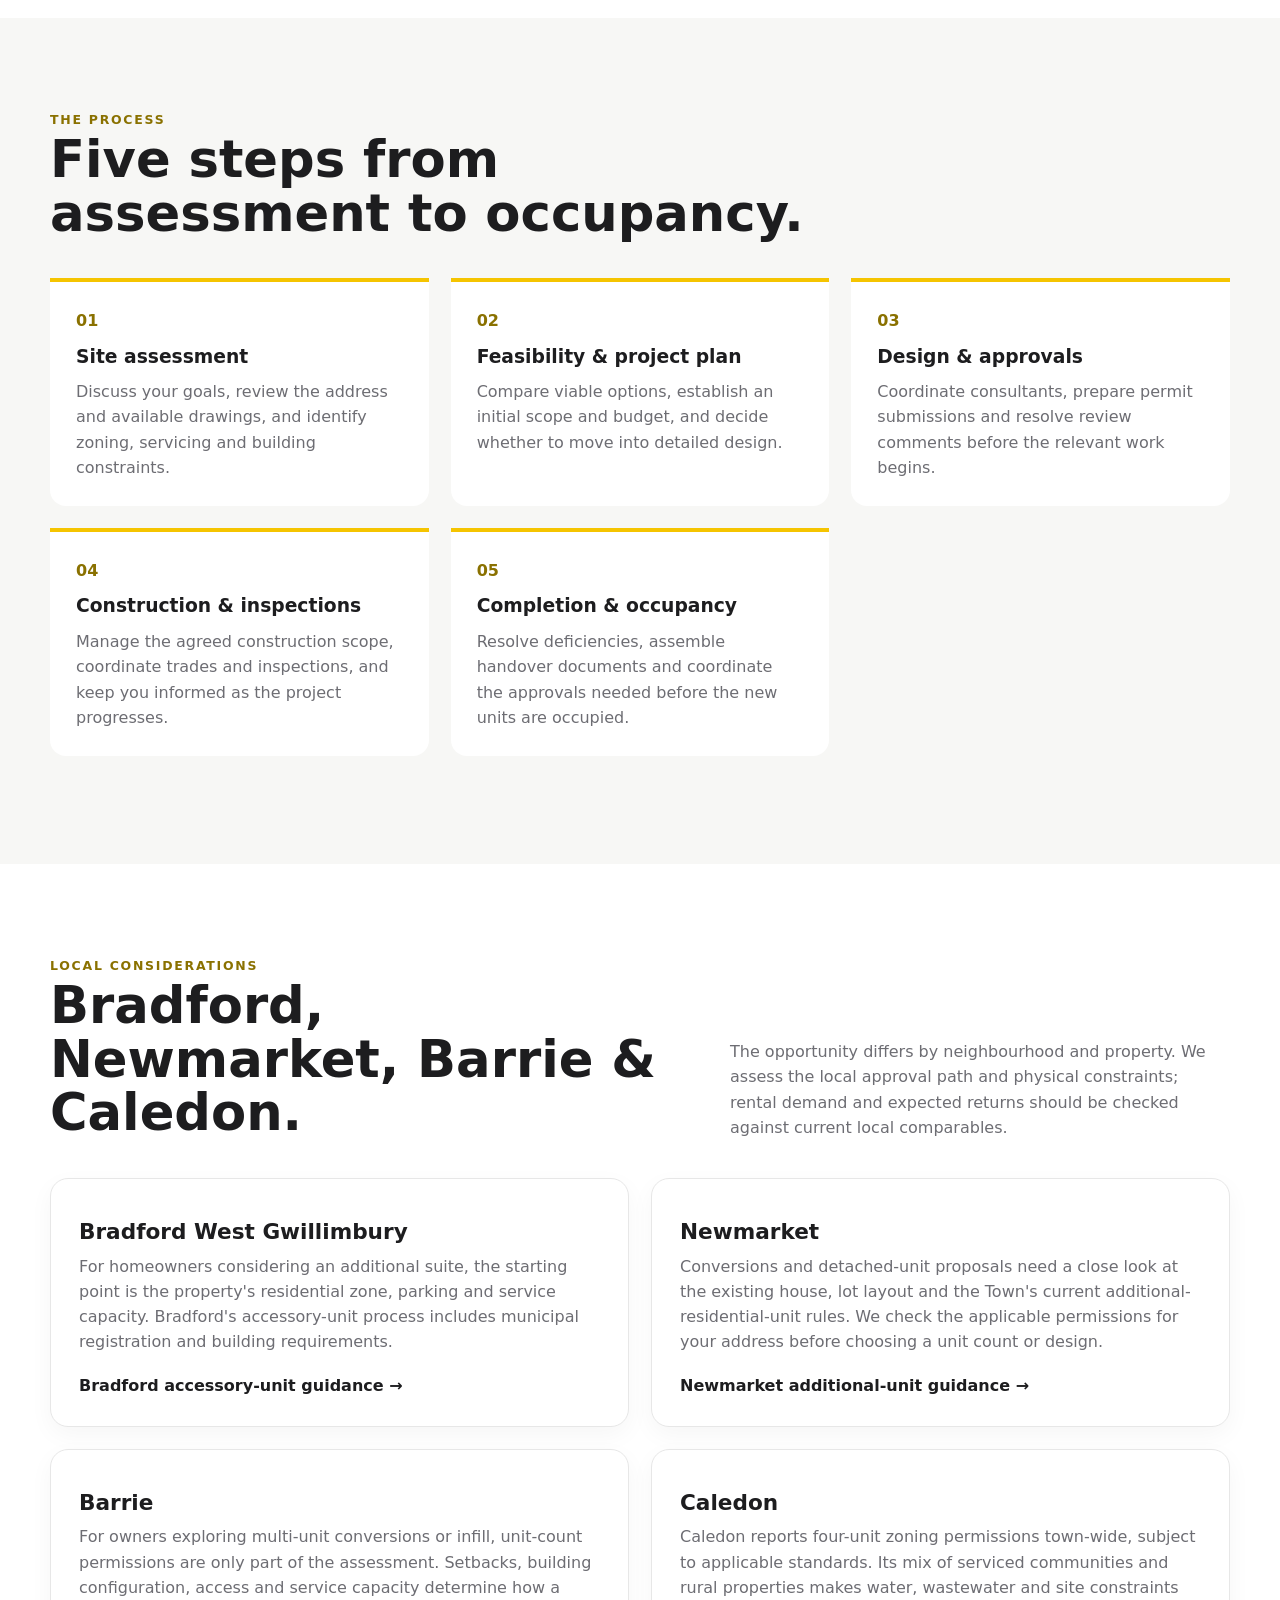
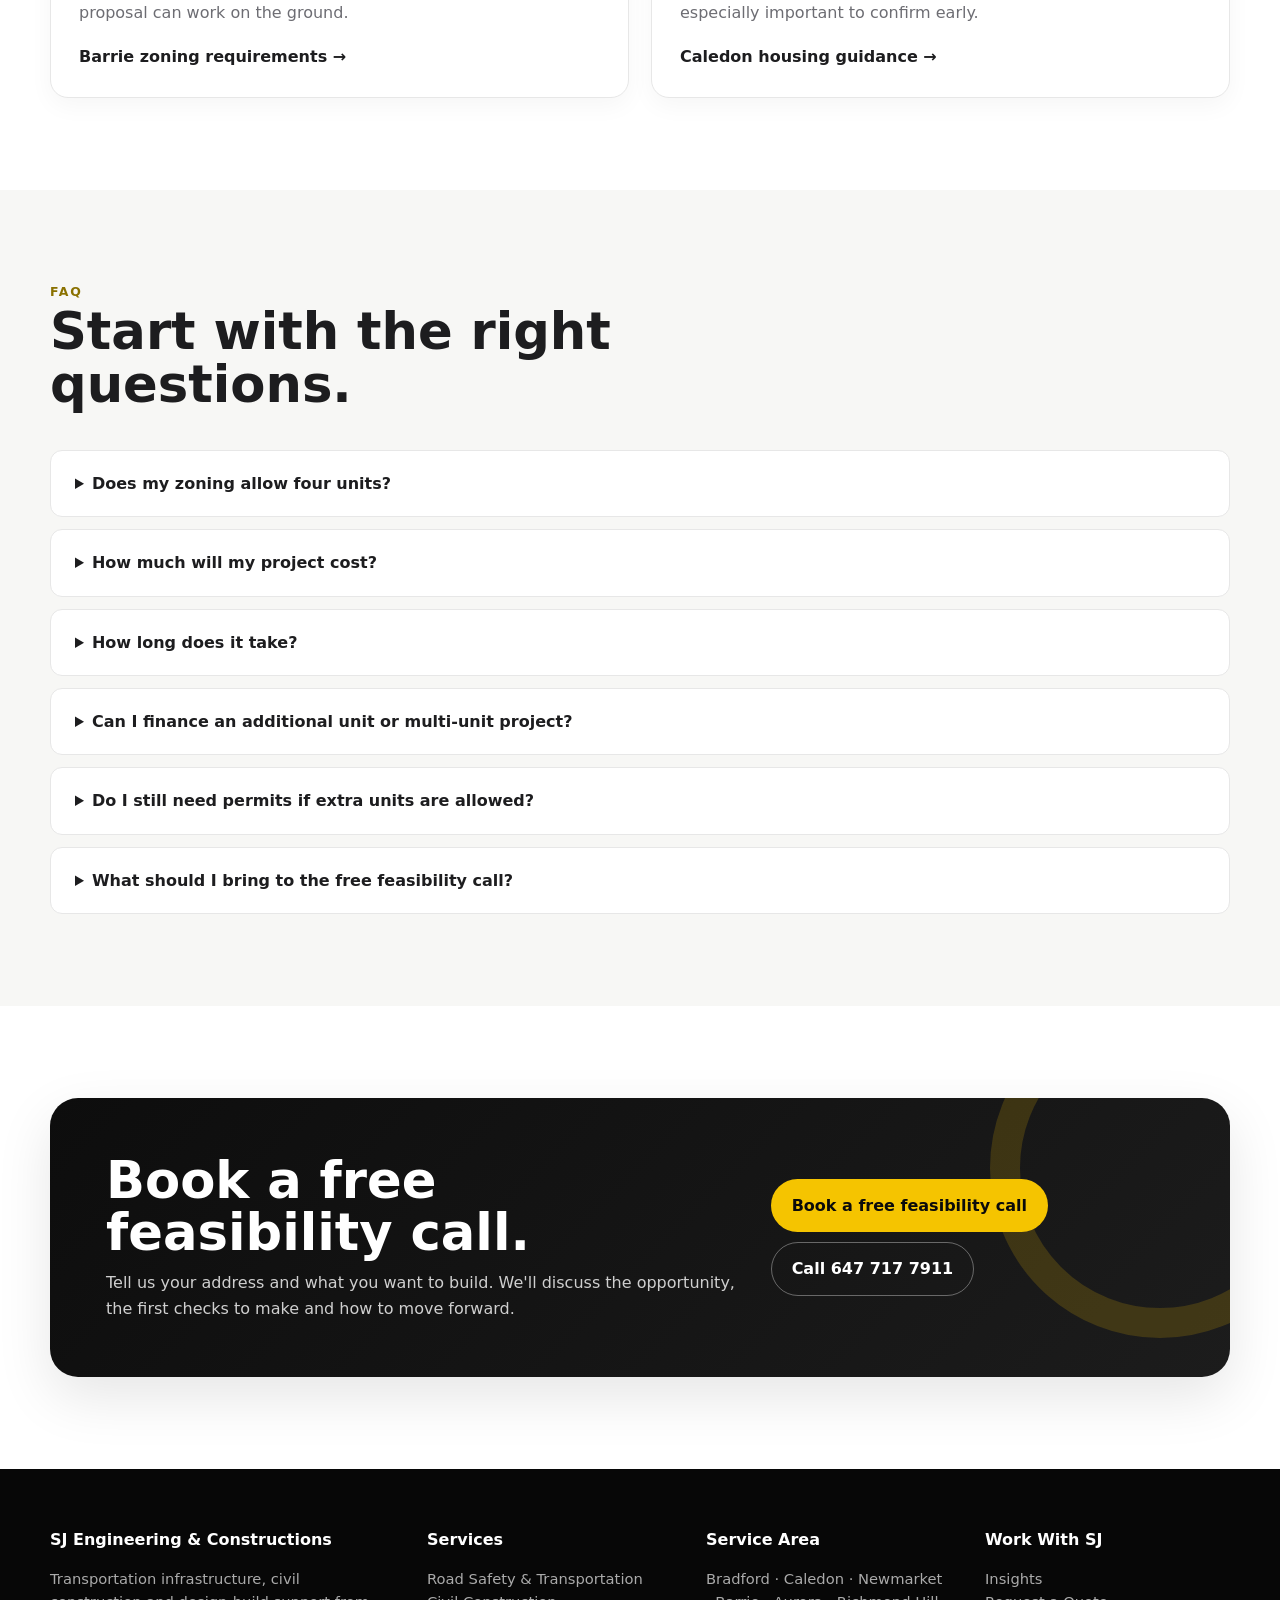
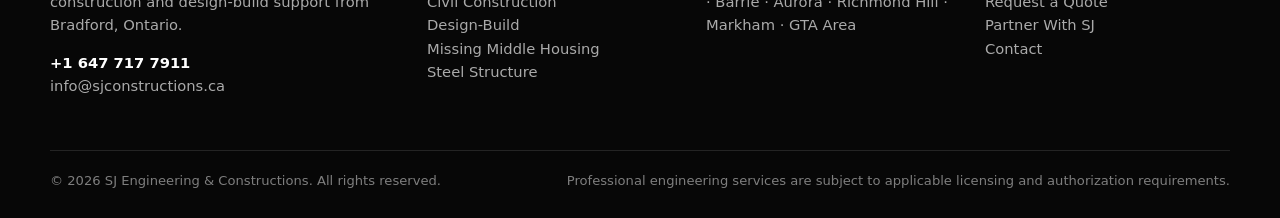
<file: housing.html>
<!doctype html><html lang="en"><head><meta charset="utf-8"><meta name="viewport" content="width=device-width,initial-scale=1"><title>Missing Middle Housing | SJ Engineering & Constructions</title><meta name="description" content="SJ Engineering &amp; Constructions coordinates missing middle housing projects across Bradford, Newmarket, Barrie, and Caledon — from feasibility to occupancy."><link rel="stylesheet" href="styles.css?v=20260923-insights"></head><body><header class="header"><div class="container nav">
<a class="brand" href="index.html"><img class="brand-mark" src="assets/sj-logo.png" alt="SJ Engineering & Constructions logo"><span class="brand-text">SJ Engineering & Constructions<small>Infrastructure • Civil • Design-Build</small></span></a>
<nav class="nav-links"><a href="index.html">Home</a><details class="services-dropdown"><summary>Services <span aria-hidden="true">▾</span></summary><div class="services-submenu"><a href="services.html">All Services</a><a href="transportation.html">Transportation</a><a href="design-build.html">Design-Build</a><a href="housing.html">Housing</a><a href="steel-structure.html">Steel Structure</a></div></details><a href="about.html">About Us</a><a href="blog.html">Insights</a><a href="contact.html">Contact</a></nav>
<div class="nav-cta"><a class="btn outline" href="partner.html">Partner With SJ</a><a class="btn primary" href="contact.html#quote">Request a Quote</a></div><button class="menu-toggle" aria-label="Open menu">☰</button>
</div></header><main>
<section class="page-hero"><div class="container"><div class="eyebrow" style="color:#f5c400">Missing Middle Housing</div><h1>Up to 4 units on your residential lot.</h1><p><strong>On eligible lots, subject to local zoning and servicing.</strong> We handle everything from feasibility to occupancy through coordinated project delivery.</p><p>Turn your property's potential into a practical plan. SJ brings together site assessment, consultants, permits and construction for additions, conversions and small multi-unit housing.</p><a class="btn primary" href="#feasibility-call">Book a free feasibility call</a></div></section><figure class="service-photo container"><img src="assets/visuals/housing-1600.webp" srcset="assets/visuals/housing-800.webp 800w, assets/visuals/housing-1600.webp 1600w" sizes="(max-width: 640px) 100vw, 1180px" alt="Concept: compact multi-unit housing in an Ontario neighbourhood." width="1600" height="900" loading="lazy"></figure>
<section class="section"><div class="container split"><div><div class="eyebrow">The Opportunity</div><h2>What is missing middle housing?</h2><p>Missing middle housing sits between a single detached home and a large apartment building: duplexes, triplexes, fourplexes and other compact multi-unit homes. An additional residential unit, such as a basement apartment or garden suite, can also add a home to an existing property.</p></div><div class="card"><h3>What Ontario's Bill 23 changed</h3><p>Bill 23 expanded permissions for up to three residential units on qualifying urban residential lots with municipal water and sewer services. This can mean three units in the main house, or two in the house and one in a separate accessory building, without a zoning amendment just to permit that unit count.</p><p style="margin-top:16px">Four units are a separate local zoning question. Some municipalities permit them, but setbacks, lot coverage, servicing, building permits and safety requirements still apply. We start by checking what your address can support.</p><a class="linkline" href="https://www.ontario.ca/laws/statute/s22021">Read Ontario's Bill 23 reforms →</a></div></div></section>
<section class="section soft"><div class="container"><div class="section-head"><div><div class="eyebrow">One Coordinated Project</div><h2>What SJ handles.</h2></div><p>A single point of coordination across the people, approvals and construction activities your project needs. The scope and responsibilities are agreed before work begins.</p></div><div class="service-grid">
<div class="service-item"><h3>Feasibility &amp; pre-construction</h3><p>Review the property, intended unit count, existing building and site constraints. Compare conversion, addition and detached-unit options before committing to detailed design.</p></div>
<div class="service-item"><h3>Consultants &amp; permits</h3><p>Coordinate the appropriate designers, engineers and consultants, organize submission requirements, and track municipal review comments and required approvals.</p></div>
<div class="service-item"><h3>Budget &amp; construction planning</h3><p>Develop a scope-based budget and sequence of work, identify allowances and contingencies, and coordinate trade pricing so you can assess the project before construction.</p></div>
<div class="service-item"><h3>General contracting &amp; site management</h3><p>Coordinate trades, deliveries and day-to-day construction activities, with attention to quality, schedule, site safety and changes to the agreed scope.</p></div>
<div class="service-item"><h3>Site, access &amp; civil works</h3><p>Coordinate entrances, parking, grading, drainage and service connections where required, working with the relevant specialists and utility providers.</p></div>
<div class="service-item"><h3>Inspections &amp; occupancy</h3><p>Coordinate required inspections, address deficiencies and organize close-out documents and applicable occupancy or registration requirements with the municipality.</p></div>
</div></div></section>
<section class="section"><div class="container"><div class="section-head"><div><div class="eyebrow">Who This Is For</div><h2>More possibilities for your property.</h2></div></div><div class="grid three">
<div class="card"><h3>Homeowners</h3><p>Create space for family, explore an additional rental unit or adapt your home for changing needs. Start with what can fit safely and practically on your lot.</p></div>
<div class="card"><h3>Investors</h3><p>Assess a property's conversion or infill potential before committing capital. Establish the likely unit count, construction scope and approval path for your own financial evaluation.</p></div>
<div class="card"><h3>Developers</h3><p>Bring compact multi-unit projects from early planning into construction with coordinated consultants, trades, site works and project close-out.</p></div>
</div></div></section>
<section class="section soft"><div class="container"><div class="section-head"><div><div class="eyebrow">The Process</div><h2>Five steps from assessment to occupancy.</h2></div></div><ol class="housing-process">
<li><h3>Site assessment</h3><p>Discuss your goals, review the address and available drawings, and identify zoning, servicing and building constraints.</p></li>
<li><h3>Feasibility &amp; project plan</h3><p>Compare viable options, establish an initial scope and budget, and decide whether to move into detailed design.</p></li>
<li><h3>Design &amp; approvals</h3><p>Coordinate consultants, prepare permit submissions and resolve review comments before the relevant work begins.</p></li>
<li><h3>Construction &amp; inspections</h3><p>Manage the agreed construction scope, coordinate trades and inspections, and keep you informed as the project progresses.</p></li>
<li><h3>Completion &amp; occupancy</h3><p>Resolve deficiencies, assemble handover documents and coordinate the approvals needed before the new units are occupied.</p></li>
</ol></div></section>
<section class="section"><div class="container"><div class="section-head"><div><div class="eyebrow">Local Considerations</div><h2>Bradford, Newmarket, Barrie &amp; Caledon.</h2></div><p>The opportunity differs by neighbourhood and property. We assess the local approval path and physical constraints; rental demand and expected returns should be checked against current local comparables.</p></div><div class="grid two">
<div class="card"><h3>Bradford West Gwillimbury</h3><p>For homeowners considering an additional suite, the starting point is the property's residential zone, parking and service capacity. Bradford's accessory-unit process includes municipal registration and building requirements.</p><a class="linkline" href="https://www.townofbwg.com/business-development/building-and-renovating/accessory-dwelling-units/">Bradford accessory-unit guidance →</a></div>
<div class="card"><h3>Newmarket</h3><p>Conversions and detached-unit proposals need a close look at the existing house, lot layout and the Town's current additional-residential-unit rules. We check the applicable permissions for your address before choosing a unit count or design.</p><a class="linkline" href="https://www.newmarket.ca/resident-services/by-laws-enforcement/by-law-directory/accessory-dwelling-units">Newmarket additional-unit guidance →</a></div>
<div class="card"><h3>Barrie</h3><p>For owners exploring multi-unit conversions or infill, unit-count permissions are only part of the assessment. Setbacks, building configuration, access and service capacity determine how a proposal can work on the ground.</p><a class="linkline" href="https://www.barrie.ca/Zoning-Bylaw.pdf">Barrie zoning requirements →</a></div>
<div class="card"><h3>Caledon</h3><p>Caledon reports four-unit zoning permissions town-wide, subject to applicable standards. Its mix of serviced communities and rural properties makes water, wastewater and site constraints especially important to confirm early.</p><a class="linkline" href="https://www.caledon.ca/en/town-services/housing.aspx">Caledon housing guidance →</a></div>
</div></div></section>
<section class="section soft"><div class="container"><div class="section-head"><div><div class="eyebrow">FAQ</div><h2>Start with the right questions.</h2></div></div><div class="housing-faq">
<details><summary>Does my zoning allow four units?</summary><p>Not every lot qualifies. Bill 23's provincial framework generally addresses three units on qualifying serviced urban residential land; four-unit permissions depend on local rules. We review the address, zone, servicing and proposed layout, and confirm the approval route with the municipality where needed.</p></details>
<details><summary>How much will my project cost?</summary><p>A basement conversion, addition and detached building have very different scopes. Structure, excavation, utility upgrades, fire separation, finishes and approval requirements all affect cost. Following an initial review, we can define the work needed for a project-specific budget, including allowances and contingency, before you commit to construction.</p></details>
<details><summary>How long does it take?</summary><p>The schedule depends on the design, required approvals, site conditions, utility work and construction scope. We map out design, municipal review and construction milestones once the preferred option is established. A conversion and a new detached unit should not be assumed to have the same timeline.</p></details>
<details><summary>Can I finance an additional unit or multi-unit project?</summary><p>Discuss project financing with your lender or mortgage broker before committing. Eligibility, equity requirements, borrowing costs and how proposed rental income is treated depend on the lender and your circumstances. SJ can provide the agreed scope, budget and schedule to support those discussions; financing approval comes from the lender.</p></details>
<details><summary>Do I still need permits if extra units are allowed?</summary><p>Yes. Zoning permission does not replace building permits, required inspections or applicable occupancy and registration requirements. Design and construction must meet the requirements that apply to the property and proposed work.</p></details>
<details><summary>What should I bring to the free feasibility call?</summary><p>Your property address, a description of your goals, any available survey or floor plans, and your target budget and timing. The introductory call helps identify next steps; detailed studies, drawings and permit work are scoped separately.</p></details>
</div></div></section>
<section class="section" id="feasibility-call"><div class="container"><div class="cta"><div><h2>Book a free feasibility call.</h2><p>Tell us your address and what you want to build. We'll discuss the opportunity, the first checks to make and how to move forward.</p></div><div class="cta-actions"><a class="btn primary" href="mailto:info@sjconstructions.ca?subject=Free%20housing%20feasibility%20call&amp;body=Property%20address%3A%0AProject%20goals%3A%0APhone%3A%0APreferred%20call%20times%3A">Book a free feasibility call</a><a class="btn outline" href="tel:+16477177911">Call 647 717 7911</a></div></div></div></section>
</main><footer class="footer"><div class="container"><div class="footer-grid">
<div><h4>SJ Engineering & Constructions</h4><p>Transportation infrastructure, civil construction and design-build support from Bradford, Ontario.</p><p><strong style="color:#fff">+1 647 717 7911</strong><br><a href="mailto:info@sjconstructions.ca">info@sjconstructions.ca</a></p></div>
<div><h4>Services</h4><p><a href="transportation.html">Road Safety & Transportation</a><br><a href="services.html">Civil Construction</a><br><a href="design-build.html">Design-Build</a><br><a href="housing.html">Missing Middle Housing</a><br><a href="steel-structure.html">Steel Structure</a></p></div>
<div><h4>Service Area</h4><p>Bradford · Caledon · Newmarket · Barrie · Aurora · Richmond Hill · Markham · GTA Area</p></div>
<div><h4>Work With SJ</h4><p><a href="blog.html">Insights</a><br><a href="contact.html#quote">Request a Quote</a><br><a href="partner.html">Partner With SJ</a><br><a href="contact.html">Contact</a></p></div>
</div><div class="footer-bottom"><div>© 2026 SJ Engineering & Constructions. All rights reserved.</div><div>Professional engineering services are subject to applicable licensing and authorization requirements.</div></div></div></footer><script src="script.js?v=20260923-services-menu"></script></body></html>
</file>
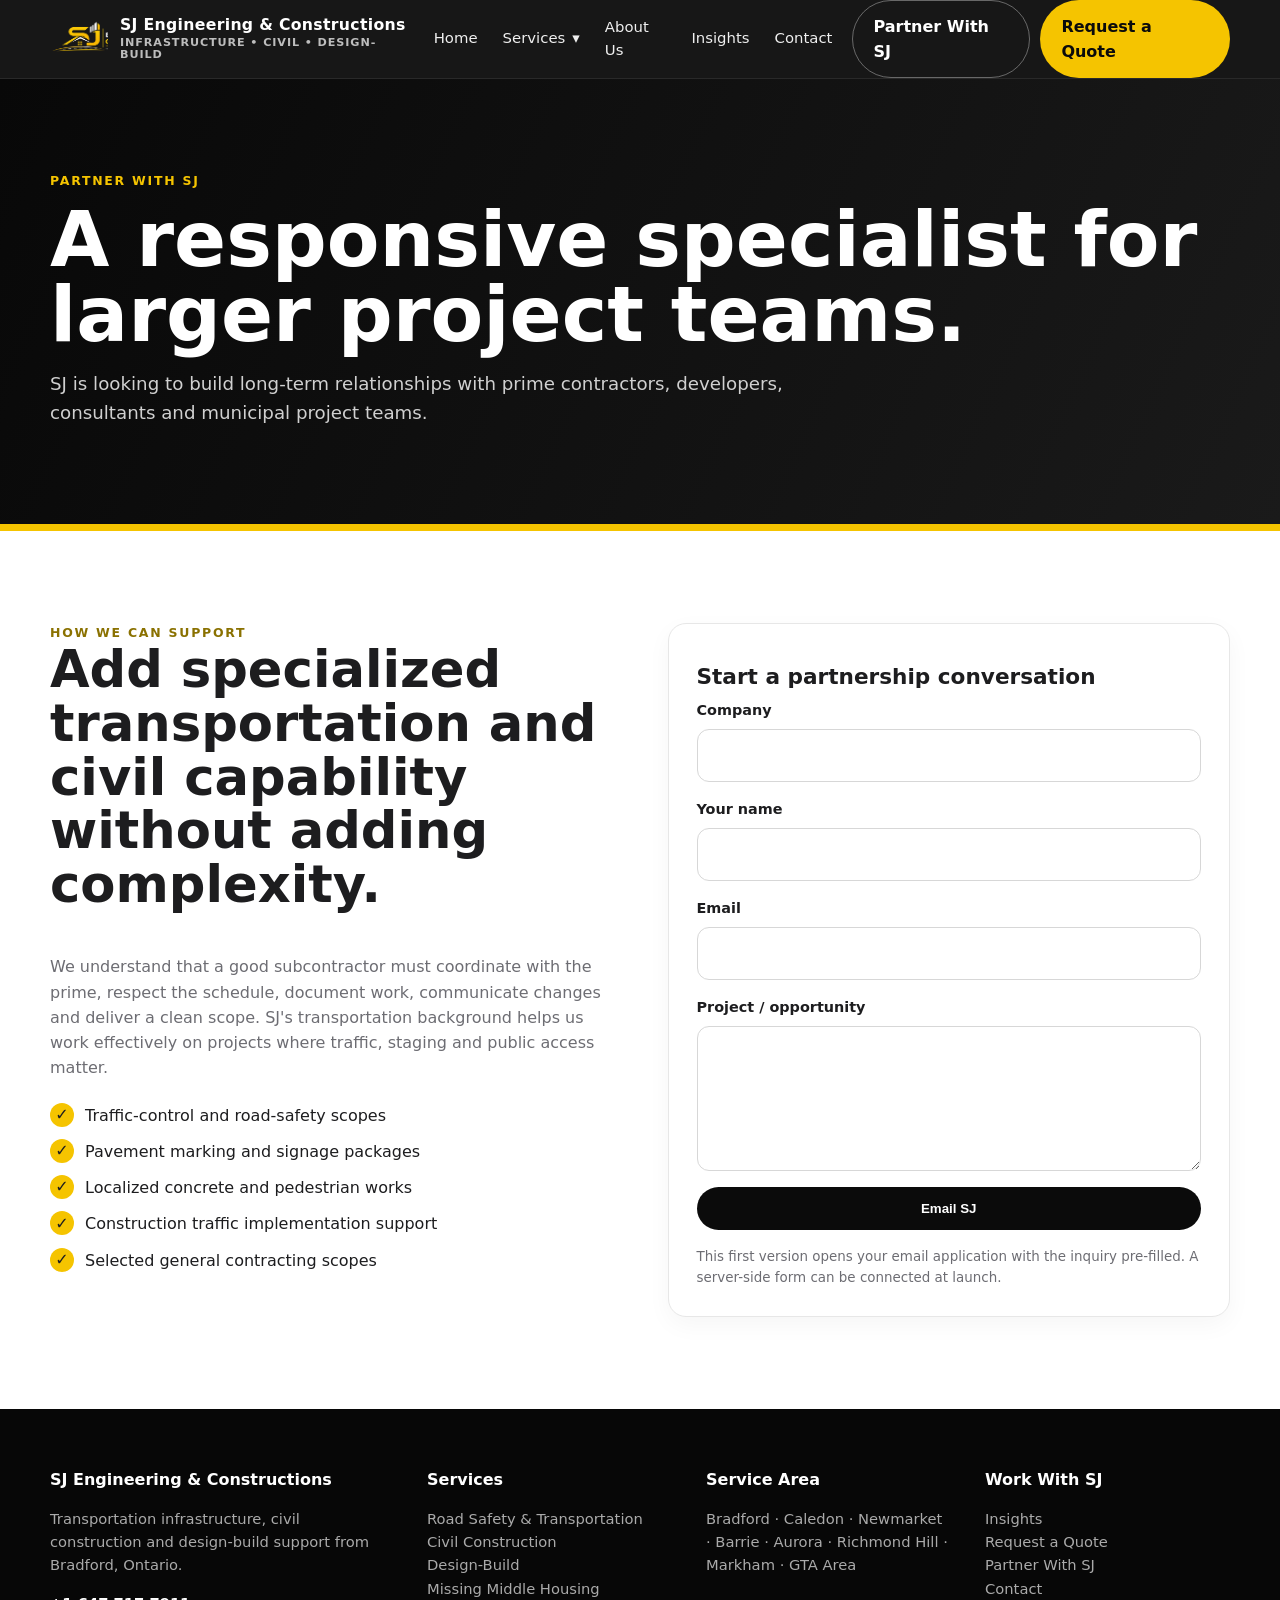
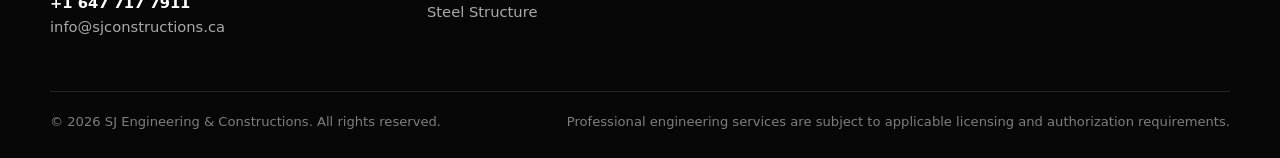
<file: partner.html>
<!doctype html><html lang="en"><head><meta charset="utf-8"><meta name="viewport" content="width=device-width,initial-scale=1"><title>Partner With SJ | SJ Engineering & Constructions</title><meta name="description" content="SJ Engineering & Constructions"><link rel="stylesheet" href="styles.css?v=20260923-insights"></head><body><header class="header"><div class="container nav">
<a class="brand" href="index.html"><img class="brand-mark" src="assets/sj-logo.png" alt="SJ Engineering & Constructions logo"><span class="brand-text">SJ Engineering & Constructions<small>Infrastructure • Civil • Design-Build</small></span></a>
<nav class="nav-links"><a href="index.html">Home</a><details class="services-dropdown"><summary>Services <span aria-hidden="true">▾</span></summary><div class="services-submenu"><a href="services.html">All Services</a><a href="transportation.html">Transportation</a><a href="design-build.html">Design-Build</a><a href="housing.html">Housing</a><a href="steel-structure.html">Steel Structure</a></div></details><a href="about.html">About Us</a><a href="blog.html">Insights</a><a href="contact.html">Contact</a></nav>
<div class="nav-cta"><a class="btn outline" href="partner.html">Partner With SJ</a><a class="btn primary" href="contact.html#quote">Request a Quote</a></div><button class="menu-toggle" aria-label="Open menu">☰</button>
</div></header><main><section class="page-hero"><div class="container"><div class="eyebrow" style="color:#f5c400">Partner With SJ</div><h1>A responsive specialist for larger project teams.</h1><p>SJ is looking to build long-term relationships with prime contractors, developers, consultants and municipal project teams.</p></div></section>
<section class="section"><div class="container split"><div><div class="eyebrow">How We Can Support</div><h2>Add specialized transportation and civil capability without adding complexity.</h2><p>We understand that a good subcontractor must coordinate with the prime, respect the schedule, document work, communicate changes and deliver a clean scope. SJ's transportation background helps us work effectively on projects where traffic, staging and public access matter.</p><div class="checks"><div class="check"><b>✓</b><div>Traffic-control and road-safety scopes</div></div><div class="check"><b>✓</b><div>Pavement marking and signage packages</div></div><div class="check"><b>✓</b><div>Localized concrete and pedestrian works</div></div><div class="check"><b>✓</b><div>Construction traffic implementation support</div></div><div class="check"><b>✓</b><div>Selected general contracting scopes</div></div></div></div><div class="card"><h3>Start a partnership conversation</h3><form class="form" data-mailto="info@sjconstructions.ca" data-subject="Partner With SJ inquiry"><div class="field"><label>Company</label><input name="Company" required></div><div class="field"><label>Your name</label><input name="Name" required></div><div class="field"><label>Email</label><input type="email" name="Email" required></div><div class="field"><label>Project / opportunity</label><textarea name="Project"></textarea></div><button class="btn dark" type="submit">Email SJ</button><div class="form-note">This first version opens your email application with the inquiry pre-filled. A server-side form can be connected at launch.</div></form></div></div></section></main><footer class="footer"><div class="container"><div class="footer-grid">
<div><h4>SJ Engineering & Constructions</h4><p>Transportation infrastructure, civil construction and design-build support from Bradford, Ontario.</p><p><strong style="color:#fff">+1 647 717 7911</strong><br><a href="mailto:info@sjconstructions.ca">info@sjconstructions.ca</a></p></div>
<div><h4>Services</h4><p><a href="transportation.html">Road Safety & Transportation</a><br><a href="services.html">Civil Construction</a><br><a href="design-build.html">Design-Build</a><br><a href="housing.html">Missing Middle Housing</a><br><a href="steel-structure.html">Steel Structure</a></p></div>
<div><h4>Service Area</h4><p>Bradford · Caledon · Newmarket · Barrie · Aurora · Richmond Hill · Markham · GTA Area</p></div>
<div><h4>Work With SJ</h4><p><a href="blog.html">Insights</a><br><a href="contact.html#quote">Request a Quote</a><br><a href="partner.html">Partner With SJ</a><br><a href="contact.html">Contact</a></p></div>
</div><div class="footer-bottom"><div>© 2026 SJ Engineering & Constructions. All rights reserved.</div><div>Professional engineering services are subject to applicable licensing and authorization requirements.</div></div></div></footer><script src="script.js?v=20260923-services-menu"></script></body></html>
</file>
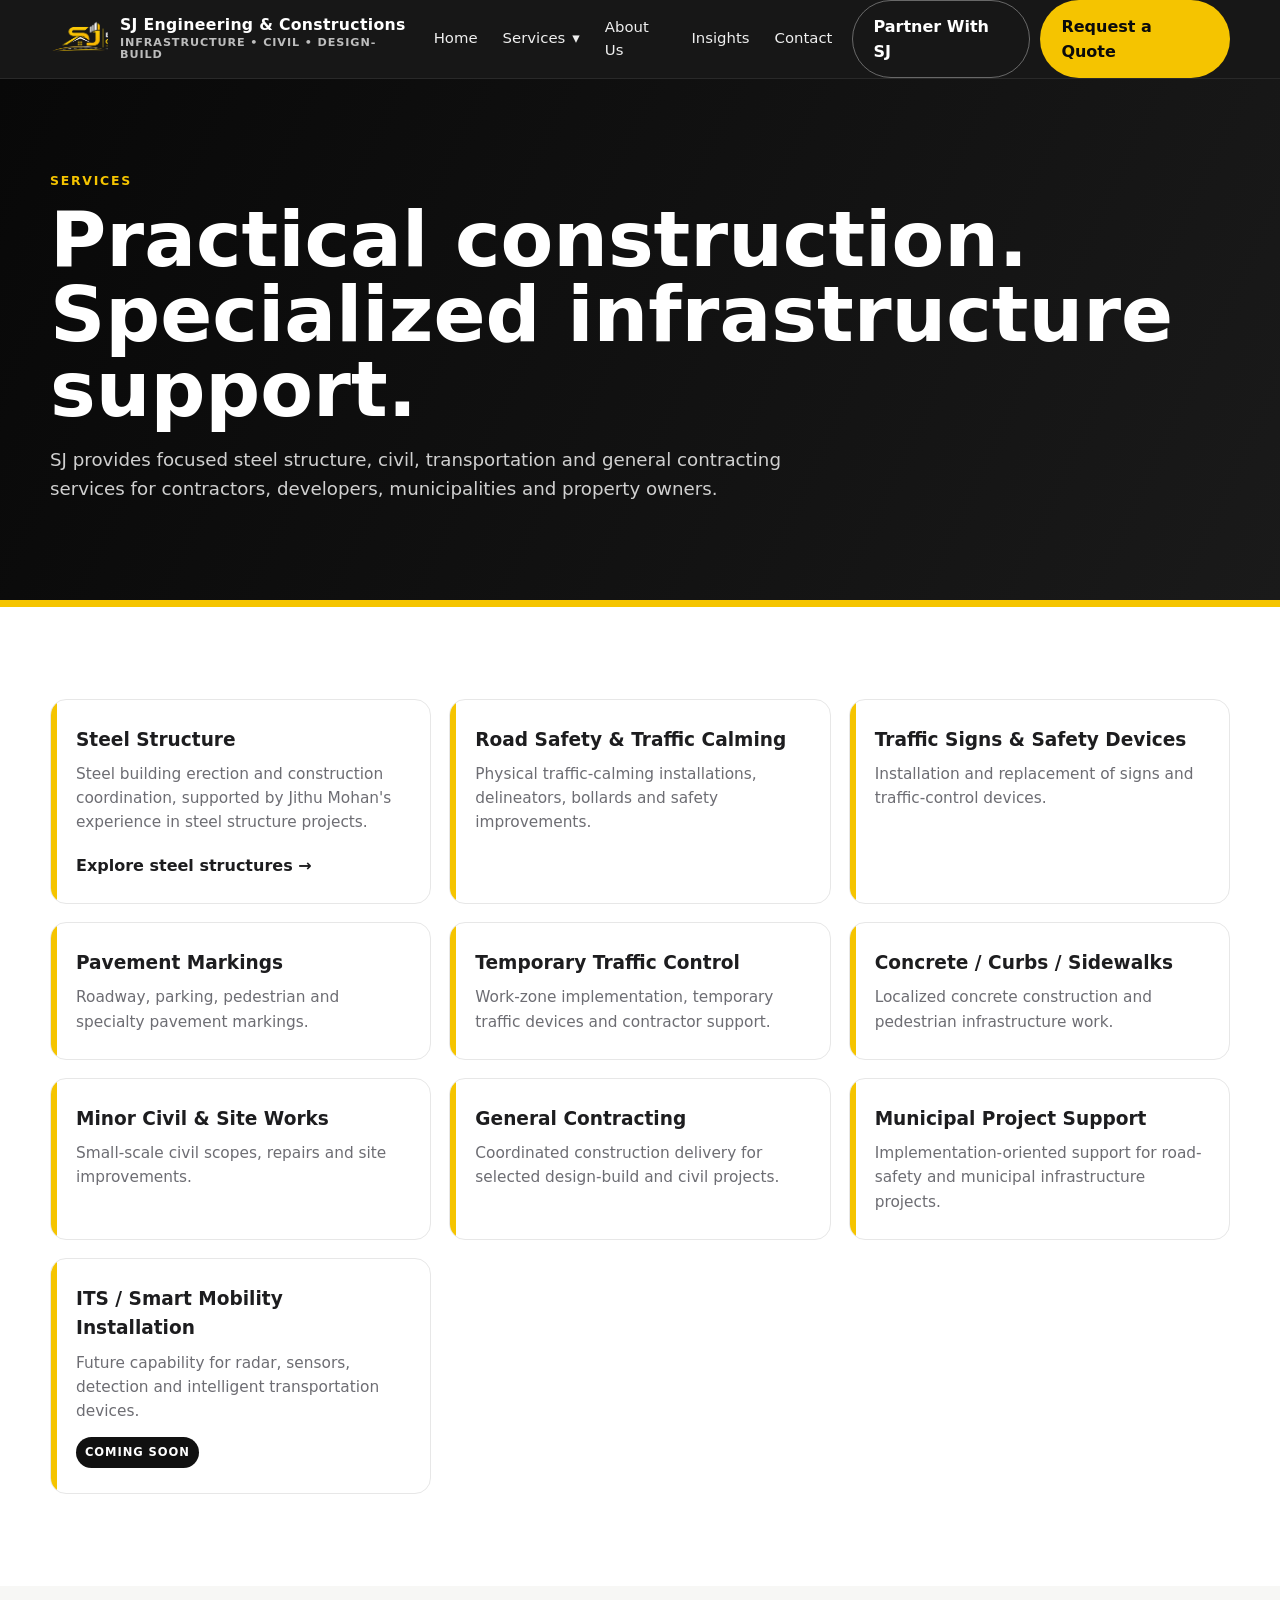
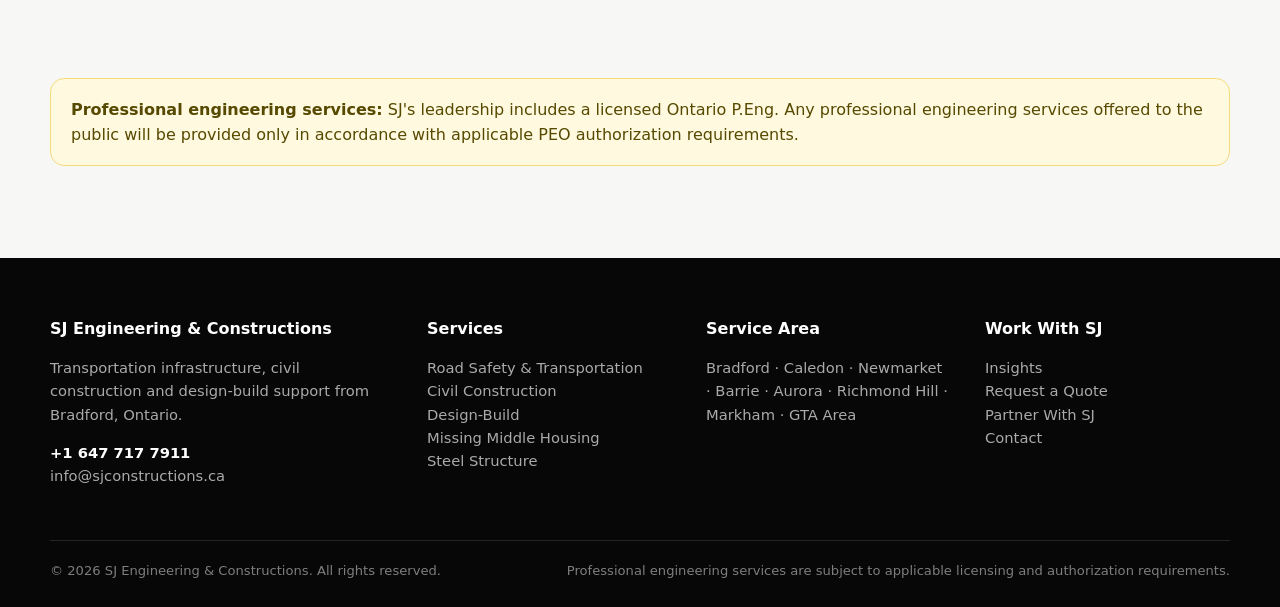
<file: services.html>
<!doctype html><html lang="en"><head><meta charset="utf-8"><meta name="viewport" content="width=device-width,initial-scale=1"><title>Services | SJ Engineering & Constructions</title><meta name="description" content="SJ Engineering & Constructions"><link rel="stylesheet" href="styles.css?v=20260923-insights"></head><body><header class="header"><div class="container nav">
<a class="brand" href="index.html"><img class="brand-mark" src="assets/sj-logo.png" alt="SJ Engineering & Constructions logo"><span class="brand-text">SJ Engineering & Constructions<small>Infrastructure • Civil • Design-Build</small></span></a>
<nav class="nav-links"><a href="index.html">Home</a><details class="services-dropdown"><summary>Services <span aria-hidden="true">▾</span></summary><div class="services-submenu"><a href="services.html">All Services</a><a href="transportation.html">Transportation</a><a href="design-build.html">Design-Build</a><a href="housing.html">Housing</a><a href="steel-structure.html">Steel Structure</a></div></details><a href="about.html">About Us</a><a href="blog.html">Insights</a><a href="contact.html">Contact</a></nav>
<div class="nav-cta"><a class="btn outline" href="partner.html">Partner With SJ</a><a class="btn primary" href="contact.html#quote">Request a Quote</a></div><button class="menu-toggle" aria-label="Open menu">☰</button>
</div></header><main><section class="page-hero"><div class="container"><div class="eyebrow" style="color:#f5c400">Services</div><h1>Practical construction. Specialized infrastructure support.</h1><p>SJ provides focused steel structure, civil, transportation and general contracting services for contractors, developers, municipalities and property owners.</p></div></section>
<section class="section"><div class="container"><div class="service-grid"><div class="service-item"><h3>Steel Structure</h3><p>Steel building erection and construction coordination, supported by Jithu Mohan&#39;s experience in steel structure projects.</p><a class="linkline" href="steel-structure.html">Explore steel structures →</a></div><div class="service-item"><h3>Road Safety & Traffic Calming</h3><p>Physical traffic-calming installations, delineators, bollards and safety improvements.</p></div><div class="service-item"><h3>Traffic Signs & Safety Devices</h3><p>Installation and replacement of signs and traffic-control devices.</p></div><div class="service-item"><h3>Pavement Markings</h3><p>Roadway, parking, pedestrian and specialty pavement markings.</p></div><div class="service-item"><h3>Temporary Traffic Control</h3><p>Work-zone implementation, temporary traffic devices and contractor support.</p></div><div class="service-item"><h3>Concrete / Curbs / Sidewalks</h3><p>Localized concrete construction and pedestrian infrastructure work.</p></div><div class="service-item"><h3>Minor Civil & Site Works</h3><p>Small-scale civil scopes, repairs and site improvements.</p></div><div class="service-item"><h3>General Contracting</h3><p>Coordinated construction delivery for selected design-build and civil projects.</p></div><div class="service-item"><h3>Municipal Project Support</h3><p>Implementation-oriented support for road-safety and municipal infrastructure projects.</p></div><div class="service-item"><h3>ITS / Smart Mobility Installation</h3><p>Future capability for radar, sensors, detection and intelligent transportation devices.</p><span class="badge">Coming Soon</span></div></div></div></section>
<section class="section soft"><div class="container"><div class="notice"><strong>Professional engineering services:</strong> SJ's leadership includes a licensed Ontario P.Eng. Any professional engineering services offered to the public will be provided only in accordance with applicable PEO authorization requirements.</div></div></section></main><footer class="footer"><div class="container"><div class="footer-grid">
<div><h4>SJ Engineering & Constructions</h4><p>Transportation infrastructure, civil construction and design-build support from Bradford, Ontario.</p><p><strong style="color:#fff">+1 647 717 7911</strong><br><a href="mailto:info@sjconstructions.ca">info@sjconstructions.ca</a></p></div>
<div><h4>Services</h4><p><a href="transportation.html">Road Safety & Transportation</a><br><a href="services.html">Civil Construction</a><br><a href="design-build.html">Design-Build</a><br><a href="housing.html">Missing Middle Housing</a><br><a href="steel-structure.html">Steel Structure</a></p></div>
<div><h4>Service Area</h4><p>Bradford · Caledon · Newmarket · Barrie · Aurora · Richmond Hill · Markham · GTA Area</p></div>
<div><h4>Work With SJ</h4><p><a href="blog.html">Insights</a><br><a href="contact.html#quote">Request a Quote</a><br><a href="partner.html">Partner With SJ</a><br><a href="contact.html">Contact</a></p></div>
</div><div class="footer-bottom"><div>© 2026 SJ Engineering & Constructions. All rights reserved.</div><div>Professional engineering services are subject to applicable licensing and authorization requirements.</div></div></div></footer><script src="script.js?v=20260923-services-menu"></script></body></html>
</file>
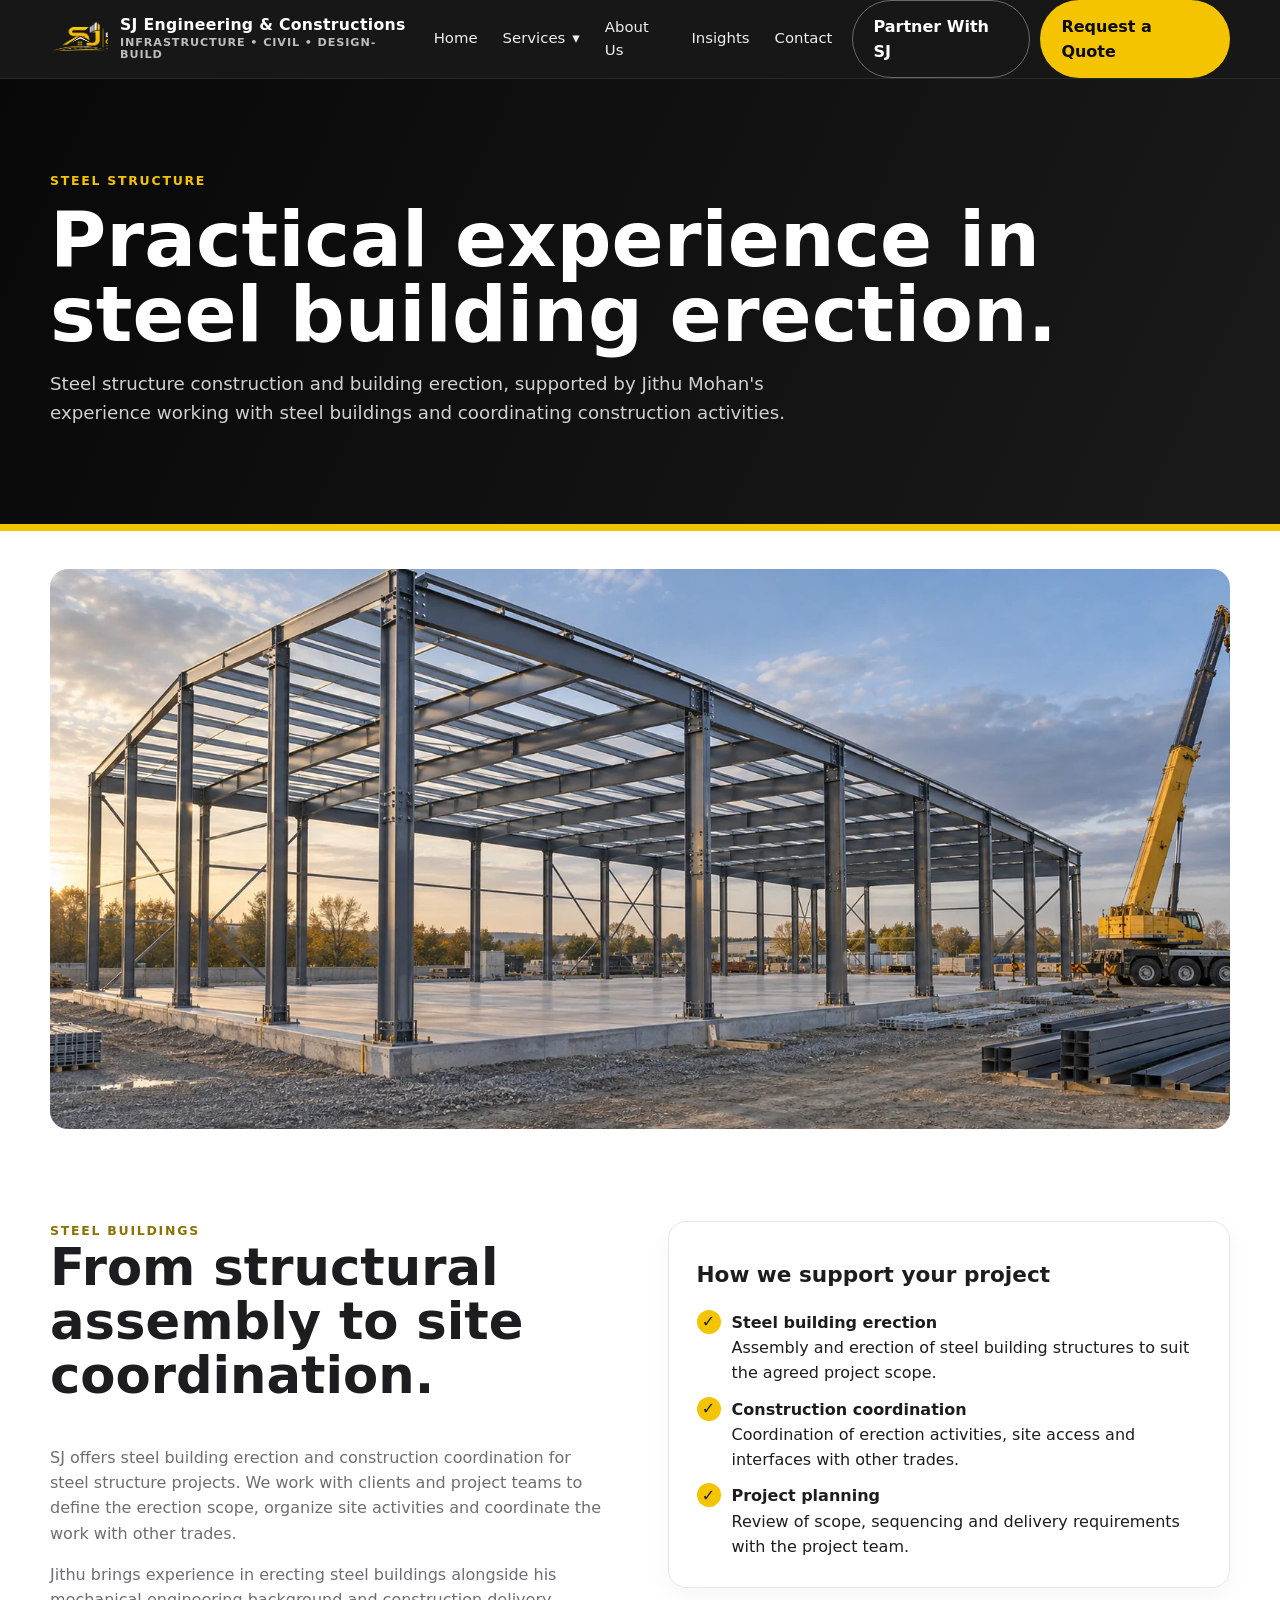
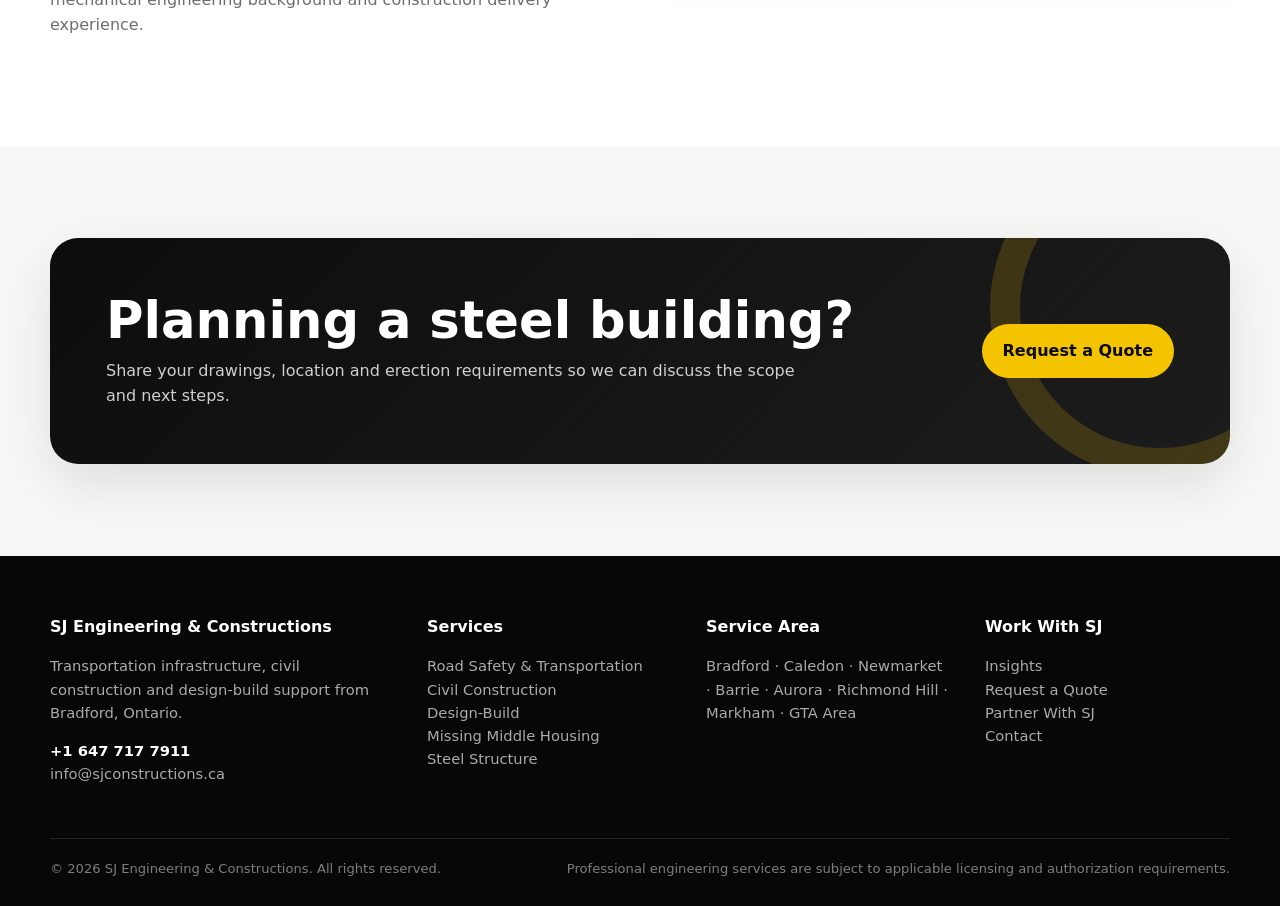
<file: steel-structure.html>
<!doctype html><html lang="en"><head><meta charset="utf-8"><meta name="viewport" content="width=device-width,initial-scale=1"><title>Steel Structure | SJ Engineering & Constructions</title><meta name="description" content="Steel building erection and construction coordination, supported by practical steel structure experience at SJ Engineering & Constructions."><link rel="stylesheet" href="styles.css?v=20260923-insights"></head><body><header class="header"><div class="container nav">
<a class="brand" href="index.html"><img class="brand-mark" src="assets/sj-logo.png" alt="SJ Engineering & Constructions logo"><span class="brand-text">SJ Engineering & Constructions<small>Infrastructure • Civil • Design-Build</small></span></a>
<nav class="nav-links"><a href="index.html">Home</a><details class="services-dropdown"><summary>Services <span aria-hidden="true">▾</span></summary><div class="services-submenu"><a href="services.html">All Services</a><a href="transportation.html">Transportation</a><a href="design-build.html">Design-Build</a><a href="housing.html">Housing</a><a href="steel-structure.html">Steel Structure</a></div></details><a href="about.html">About Us</a><a href="blog.html">Insights</a><a href="contact.html">Contact</a></nav>
<div class="nav-cta"><a class="btn outline" href="partner.html">Partner With SJ</a><a class="btn primary" href="contact.html#quote">Request a Quote</a></div><button class="menu-toggle" aria-label="Open menu">☰</button>
</div></header><main><section class="page-hero"><div class="container"><div class="eyebrow" style="color:#f5c400">Steel Structure</div><h1>Practical experience in steel building erection.</h1><p>Steel structure construction and building erection, supported by Jithu Mohan's experience working with steel buildings and coordinating construction activities.</p></div></section><figure class="service-photo container"><img src="assets/visuals/steel-1600.webp" srcset="assets/visuals/steel-800.webp 800w, assets/visuals/steel-1600.webp 1600w" sizes="(max-width: 640px) 100vw, 1180px" alt="Concept: steel building erection and structural assembly." width="1600" height="900" loading="lazy"></figure>
<section class="section"><div class="container split"><div><div class="eyebrow">Steel Buildings</div><h2>From structural assembly to site coordination.</h2><p>SJ offers steel building erection and construction coordination for steel structure projects. We work with clients and project teams to define the erection scope, organize site activities and coordinate the work with other trades.</p><p>Jithu brings experience in erecting steel buildings alongside his mechanical engineering background and construction delivery experience.</p></div><div class="card"><h3>How we support your project</h3><div class="checks"><div class="check"><b>✓</b><div><strong>Steel building erection</strong><br>Assembly and erection of steel building structures to suit the agreed project scope.</div></div><div class="check"><b>✓</b><div><strong>Construction coordination</strong><br>Coordination of erection activities, site access and interfaces with other trades.</div></div><div class="check"><b>✓</b><div><strong>Project planning</strong><br>Review of scope, sequencing and delivery requirements with the project team.</div></div></div></div></div></section>
<section class="section soft"><div class="container"><div class="cta"><div><h2>Planning a steel building?</h2><p>Share your drawings, location and erection requirements so we can discuss the scope and next steps.</p></div><div class="cta-actions"><a class="btn primary" href="contact.html#quote">Request a Quote</a></div></div></div></section></main><footer class="footer"><div class="container"><div class="footer-grid">
<div><h4>SJ Engineering & Constructions</h4><p>Transportation infrastructure, civil construction and design-build support from Bradford, Ontario.</p><p><strong style="color:#fff">+1 647 717 7911</strong><br><a href="mailto:info@sjconstructions.ca">info@sjconstructions.ca</a></p></div>
<div><h4>Services</h4><p><a href="transportation.html">Road Safety & Transportation</a><br><a href="services.html">Civil Construction</a><br><a href="design-build.html">Design-Build</a><br><a href="housing.html">Missing Middle Housing</a><br><a href="steel-structure.html">Steel Structure</a></p></div>
<div><h4>Service Area</h4><p>Bradford · Caledon · Newmarket · Barrie · Aurora · Richmond Hill · Markham · GTA Area</p></div>
<div><h4>Work With SJ</h4><p><a href="blog.html">Insights</a><br><a href="contact.html#quote">Request a Quote</a><br><a href="partner.html">Partner With SJ</a><br><a href="contact.html">Contact</a></p></div>
</div><div class="footer-bottom"><div>© 2026 SJ Engineering & Constructions. All rights reserved.</div><div>Professional engineering services are subject to applicable licensing and authorization requirements.</div></div></div></footer><script src="script.js?v=20260923-services-menu"></script></body></html>
</file>
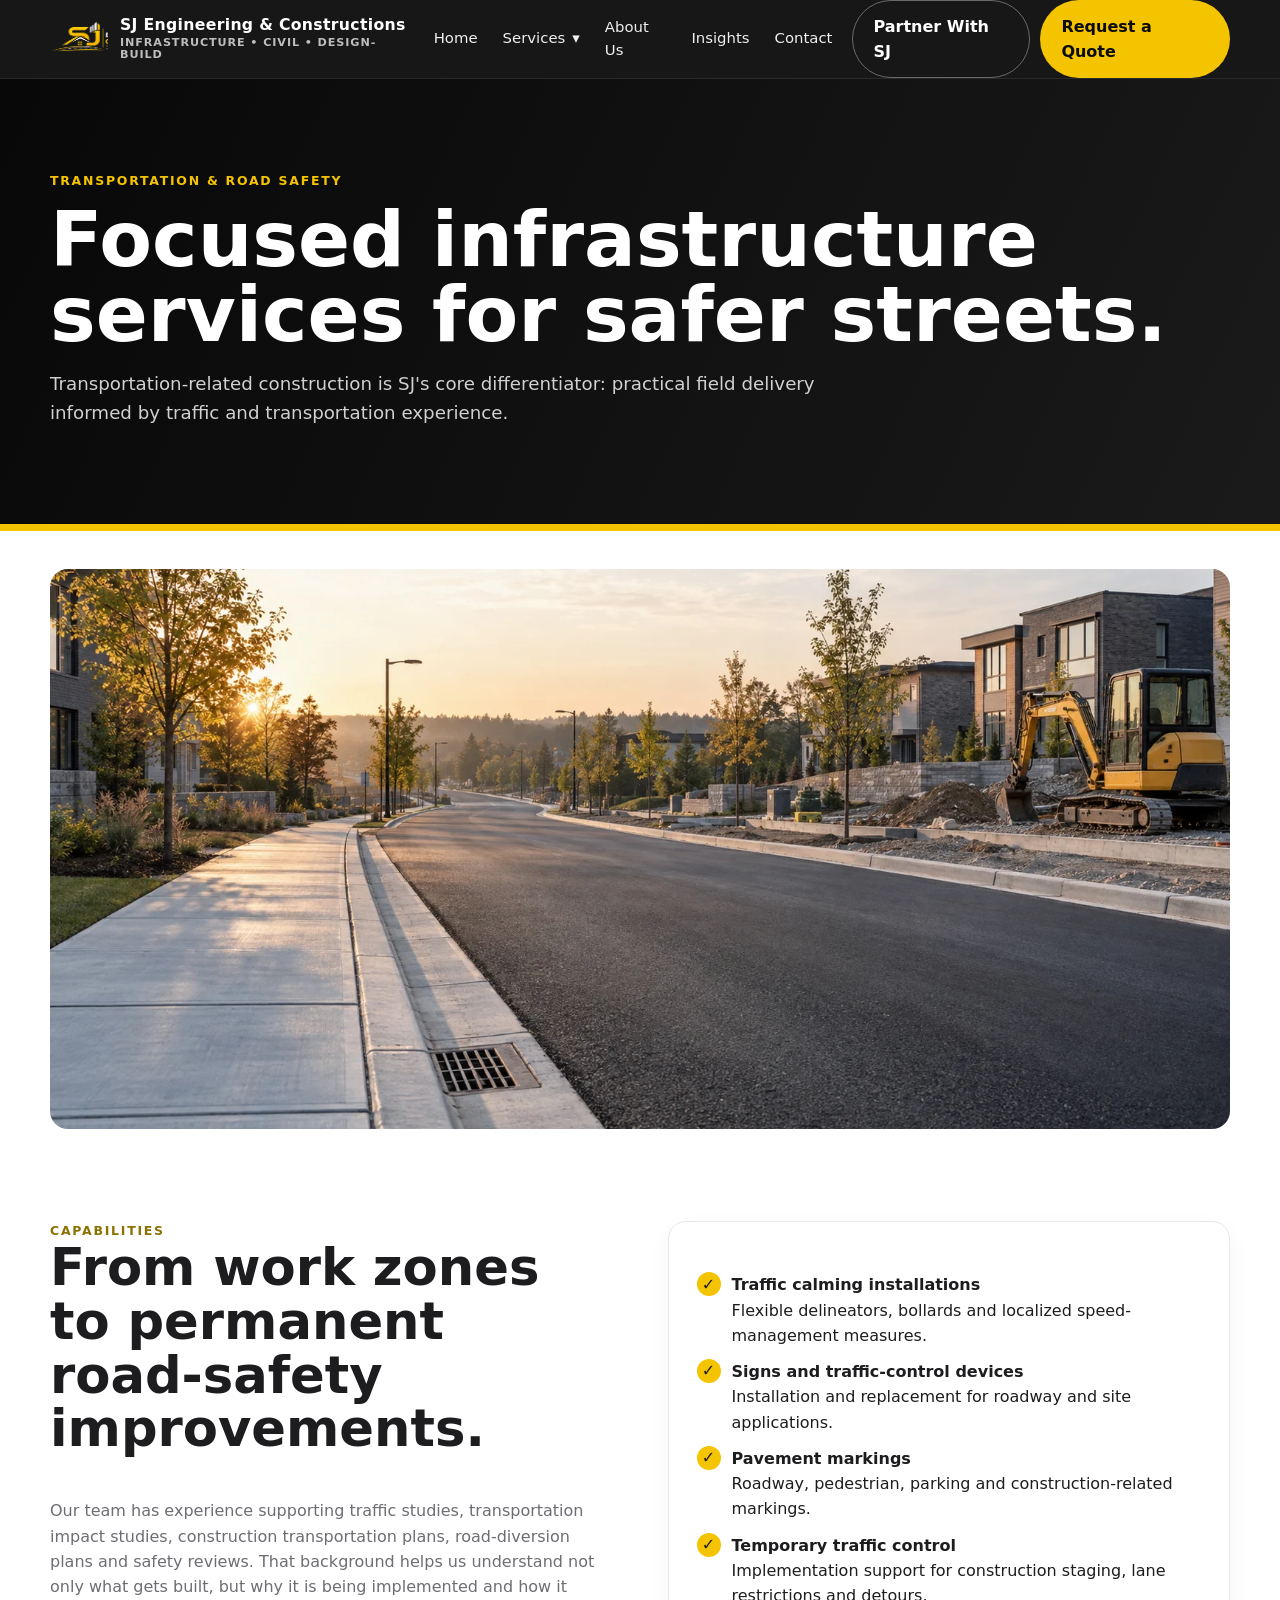
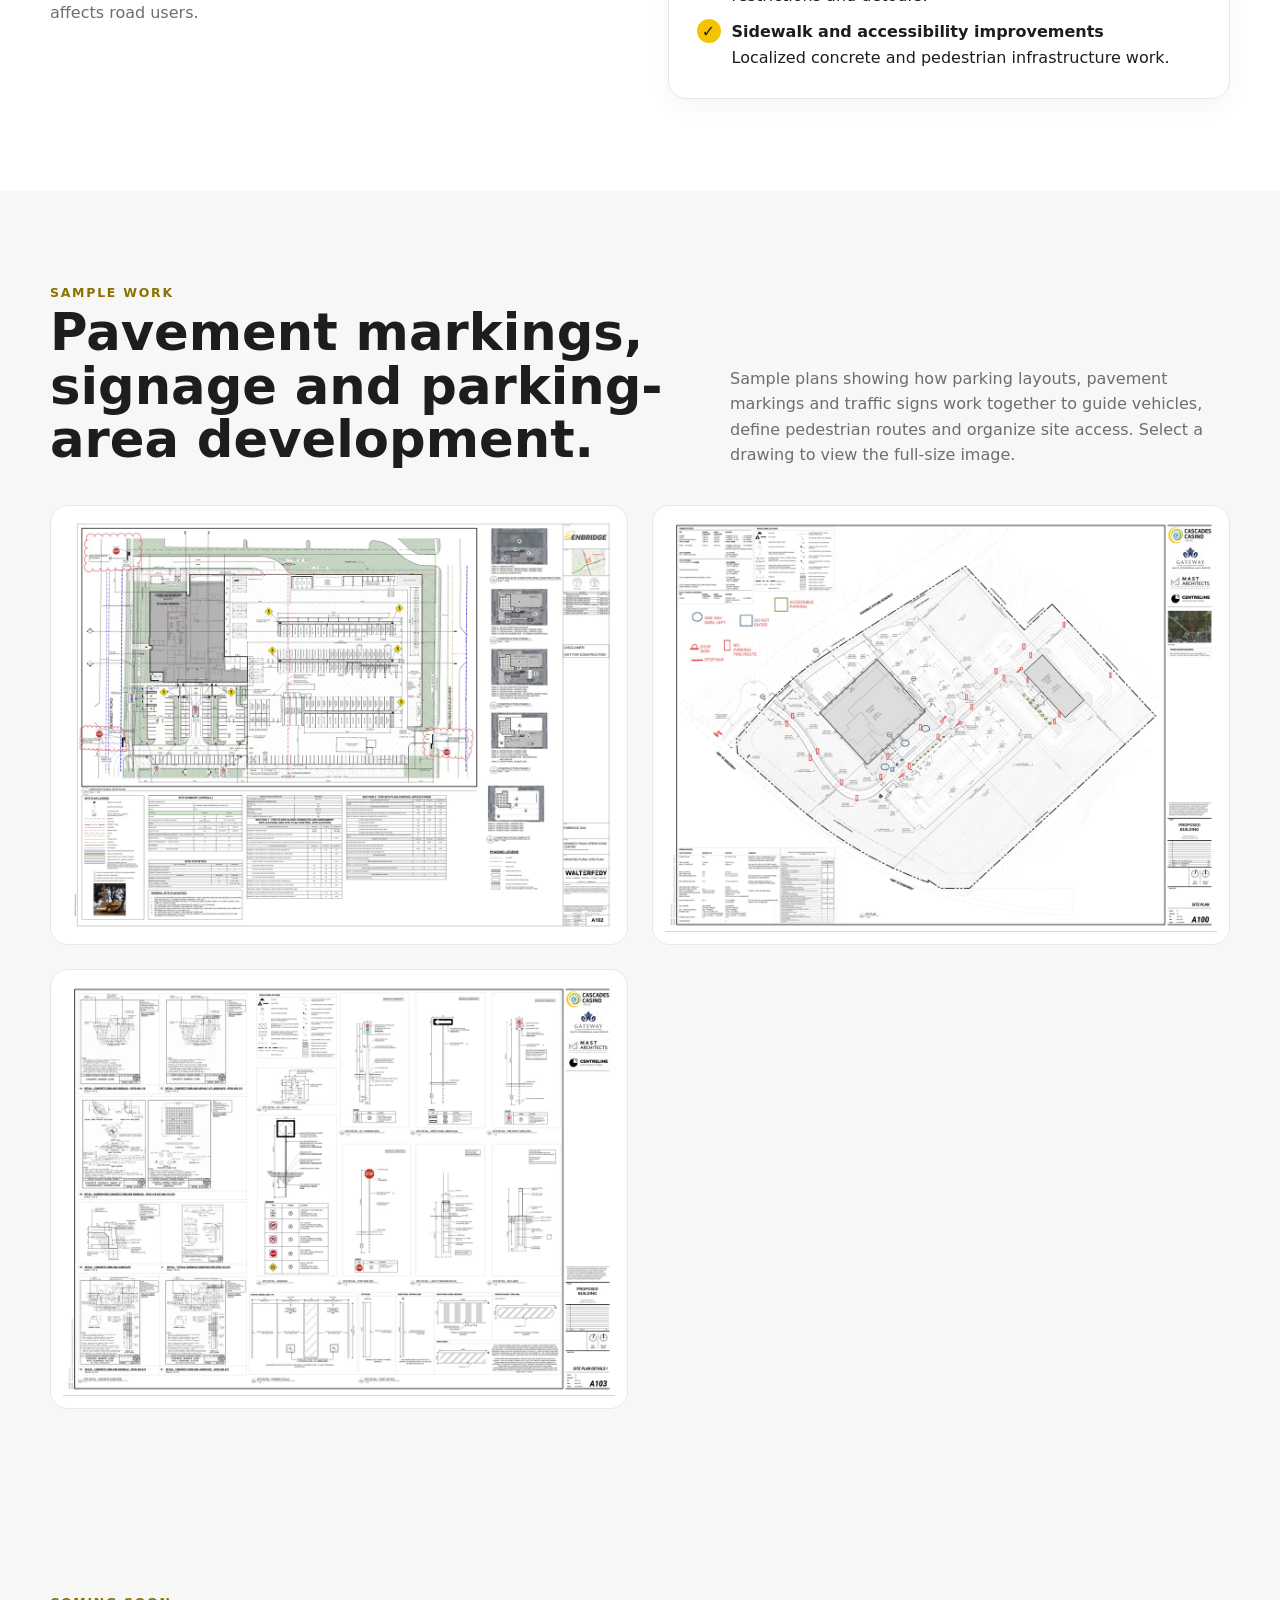
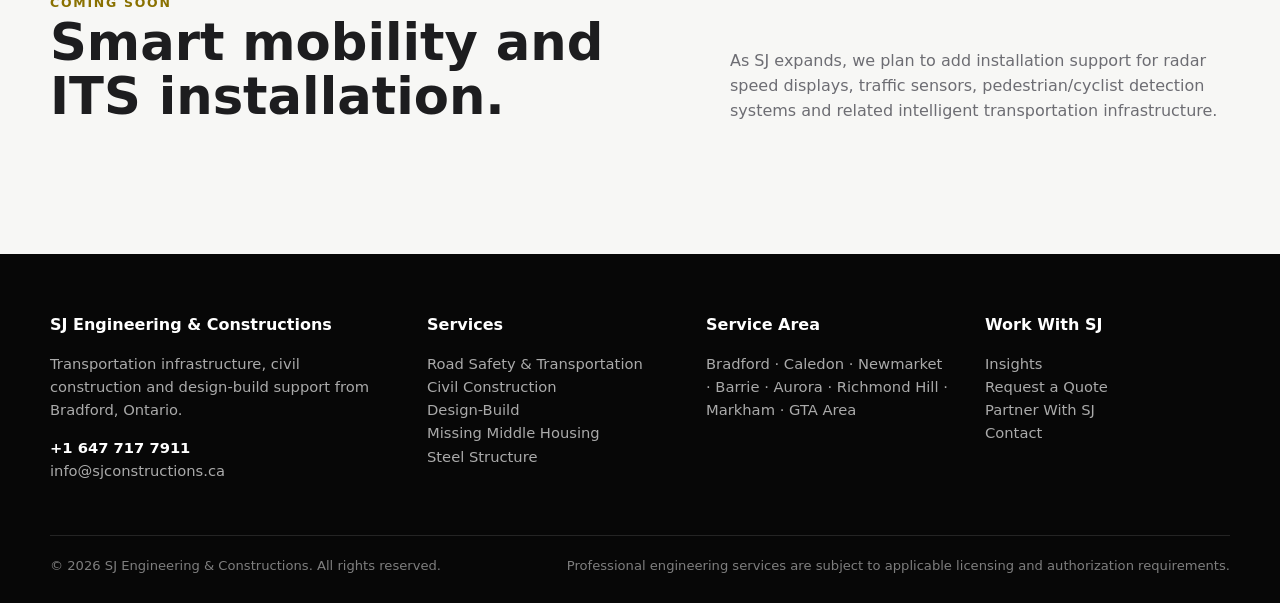
<file: transportation.html>
<!doctype html><html lang="en"><head><meta charset="utf-8"><meta name="viewport" content="width=device-width,initial-scale=1"><title>Transportation & Road Safety | SJ Engineering & Constructions</title><meta name="description" content="Road safety, traffic calming, temporary traffic control, and transportation infrastructure — delivered by an engineering-led team in Bradford, Ontario."><link rel="stylesheet" href="styles.css?v=20260923-insights"></head><body><header class="header"><div class="container nav">
<a class="brand" href="index.html"><img class="brand-mark" src="assets/sj-logo.png" alt="SJ Engineering & Constructions logo"><span class="brand-text">SJ Engineering & Constructions<small>Infrastructure • Civil • Design-Build</small></span></a>
<nav class="nav-links"><a href="index.html">Home</a><details class="services-dropdown"><summary>Services <span aria-hidden="true">▾</span></summary><div class="services-submenu"><a href="services.html">All Services</a><a href="transportation.html">Transportation</a><a href="design-build.html">Design-Build</a><a href="housing.html">Housing</a><a href="steel-structure.html">Steel Structure</a></div></details><a href="about.html">About Us</a><a href="blog.html">Insights</a><a href="contact.html">Contact</a></nav>
<div class="nav-cta"><a class="btn outline" href="partner.html">Partner With SJ</a><a class="btn primary" href="contact.html#quote">Request a Quote</a></div><button class="menu-toggle" aria-label="Open menu">☰</button>
</div></header><main><section class="page-hero"><div class="container"><div class="eyebrow" style="color:#f5c400">Transportation & Road Safety</div><h1>Focused infrastructure services for safer streets.</h1><p>Transportation-related construction is SJ's core differentiator: practical field delivery informed by traffic and transportation experience.</p></div></section><figure class="service-photo container"><img src="assets/visuals/infrastructure-1600.webp" srcset="assets/visuals/infrastructure-800.webp 800w, assets/visuals/infrastructure-1600.webp 1600w" sizes="(max-width: 640px) 100vw, 1180px" alt="Concept: municipal road, sidewalk and civil infrastructure." width="1600" height="900" loading="lazy"></figure>
<section class="section"><div class="container split"><div><div class="eyebrow">Capabilities</div><h2>From work zones to permanent road-safety improvements.</h2><p>Our team has experience supporting traffic studies, transportation impact studies, construction transportation plans, road-diversion plans and safety reviews. That background helps us understand not only what gets built, but why it is being implemented and how it affects road users.</p></div><div class="card"><div class="checks"><div class="check"><b>✓</b><div><strong>Traffic calming installations</strong><br>Flexible delineators, bollards and localized speed-management measures.</div></div><div class="check"><b>✓</b><div><strong>Signs and traffic-control devices</strong><br>Installation and replacement for roadway and site applications.</div></div><div class="check"><b>✓</b><div><strong>Pavement markings</strong><br>Roadway, pedestrian, parking and construction-related markings.</div></div><div class="check"><b>✓</b><div><strong>Temporary traffic control</strong><br>Implementation support for construction staging, lane restrictions and detours.</div></div><div class="check"><b>✓</b><div><strong>Sidewalk and accessibility improvements</strong><br>Localized concrete and pedestrian infrastructure work.</div></div></div></div></div></section>
<section class="section soft" aria-labelledby="sample-work-heading"><div class="container"><div class="section-head"><div><div class="eyebrow">Sample Work</div><h2 id="sample-work-heading">Pavement markings, signage and parking-area development.</h2></div><p>Sample plans showing how parking layouts, pavement markings and traffic signs work together to guide vehicles, define pedestrian routes and organize site access. Select a drawing to view the full-size image.</p></div>
<div class="drawing-grid">
<figure class="drawing-card"><a href="assets/transportation/signage-pavement-marking.png" target="_blank" rel="noopener" aria-label="View full-size signage and pavement-marking plan (opens in a new tab)"><img src="assets/transportation/signage-pavement-marking.webp" alt="Site plan showing parking rows, pedestrian crossings, stop signs and pavement markings" width="1200" height="900" loading="lazy"></a></figure>
<figure class="drawing-card"><a href="assets/transportation/parking-site-1.png" target="_blank" rel="noopener" aria-label="View full-size parking-area site plan (opens in a new tab)"><img src="assets/transportation/parking-site-1.webp" alt="Parking-area site plan with accessible parking, directional signs, stop signs and fire-route signage marked" width="1200" height="900" loading="lazy"></a></figure>
<figure class="drawing-card"><a href="assets/transportation/parking-site-2.png" target="_blank" rel="noopener" aria-label="View full-size signage and parking construction details (opens in a new tab)"><img src="assets/transportation/parking-site-2.webp" alt="Detail sheet illustrating sign posts, accessible parking markings, curbs, sidewalks and painted traffic controls" width="1200" height="900" loading="lazy"></a></figure>
</div></div></section><section class="section soft"><div class="container"><div class="section-head"><div><div class="eyebrow">Coming Soon</div><h2>Smart mobility and ITS installation.</h2></div><p>As SJ expands, we plan to add installation support for radar speed displays, traffic sensors, pedestrian/cyclist detection systems and related intelligent transportation infrastructure.</p></div></div></section></main><footer class="footer"><div class="container"><div class="footer-grid">
<div><h4>SJ Engineering & Constructions</h4><p>Transportation infrastructure, civil construction and design-build support from Bradford, Ontario.</p><p><strong style="color:#fff">+1 647 717 7911</strong><br><a href="mailto:info@sjconstructions.ca">info@sjconstructions.ca</a></p></div>
<div><h4>Services</h4><p><a href="transportation.html">Road Safety & Transportation</a><br><a href="services.html">Civil Construction</a><br><a href="design-build.html">Design-Build</a><br><a href="housing.html">Missing Middle Housing</a><br><a href="steel-structure.html">Steel Structure</a></p></div>
<div><h4>Service Area</h4><p>Bradford · Caledon · Newmarket · Barrie · Aurora · Richmond Hill · Markham · GTA Area</p></div>
<div><h4>Work With SJ</h4><p><a href="blog.html">Insights</a><br><a href="contact.html#quote">Request a Quote</a><br><a href="partner.html">Partner With SJ</a><br><a href="contact.html">Contact</a></p></div>
</div><div class="footer-bottom"><div>© 2026 SJ Engineering & Constructions. All rights reserved.</div><div>Professional engineering services are subject to applicable licensing and authorization requirements.</div></div></div></footer><script src="script.js?v=20260923-services-menu"></script></body></html>
</file>
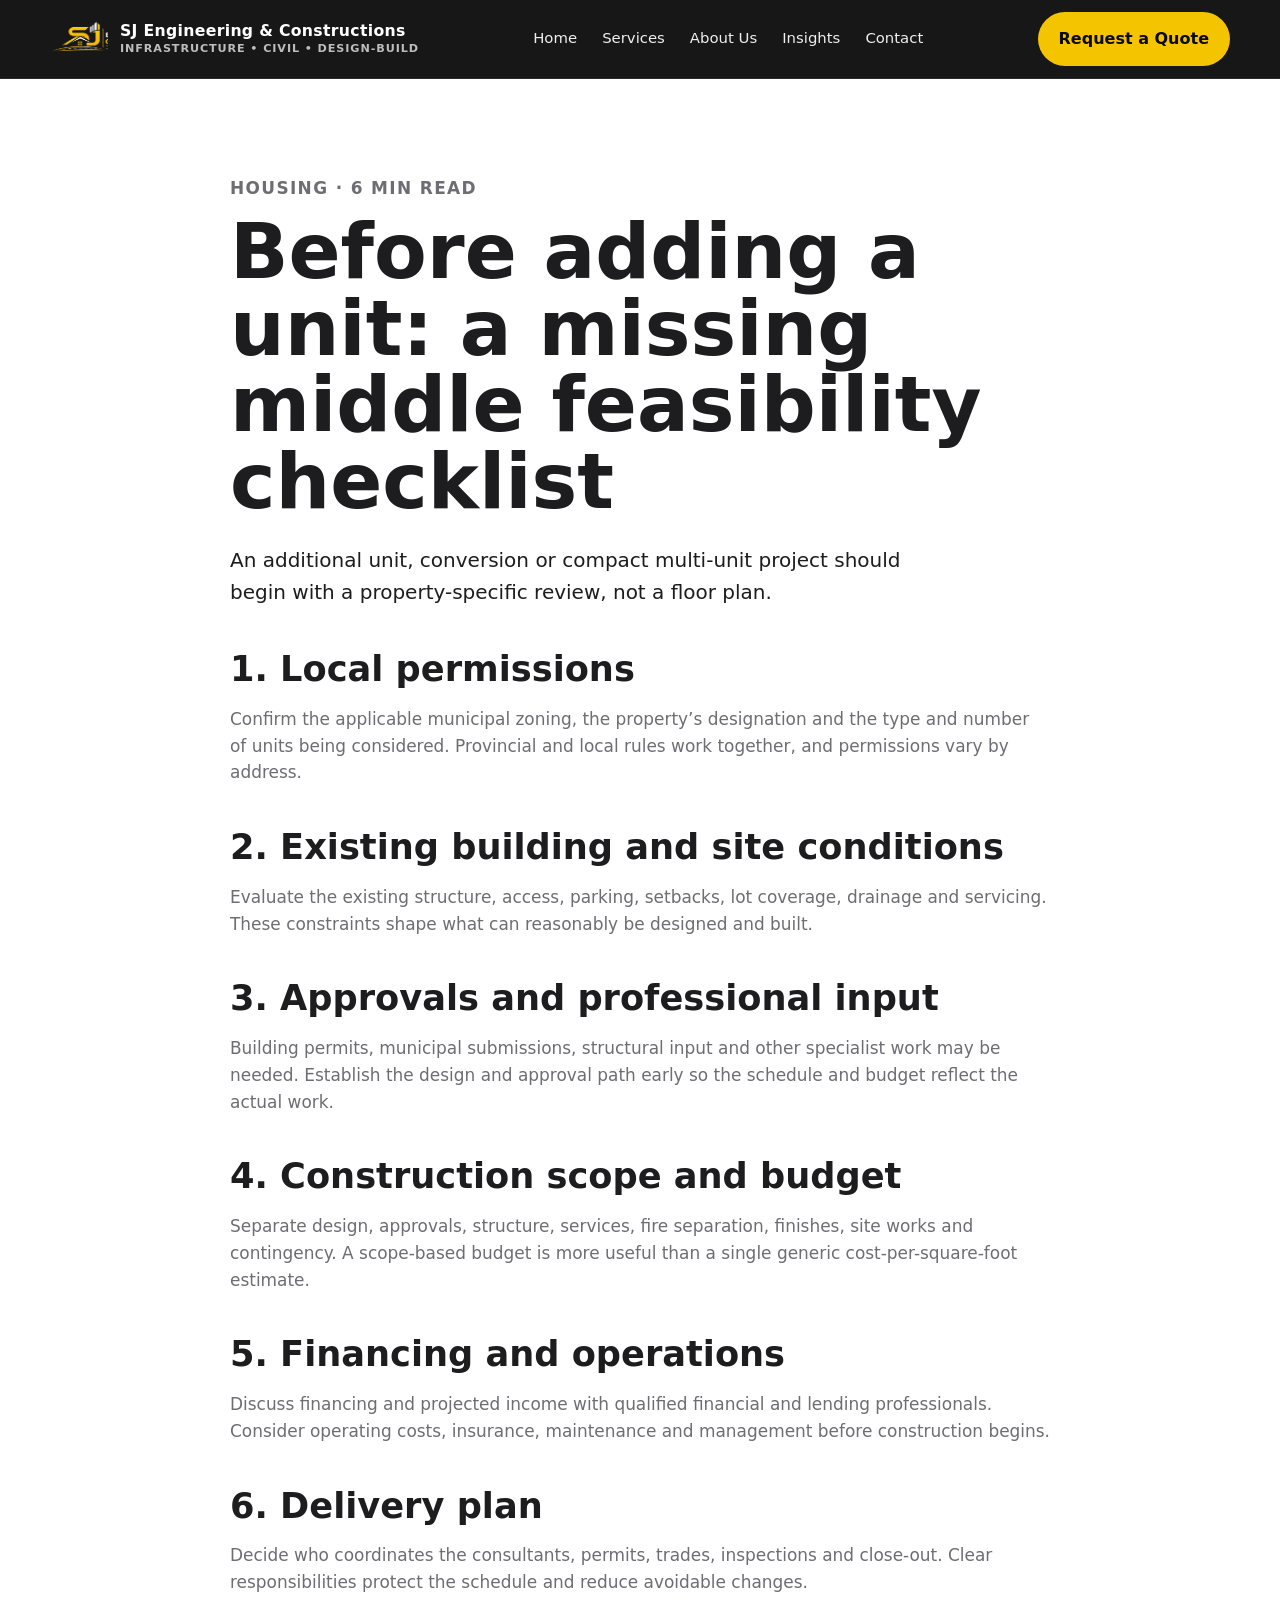
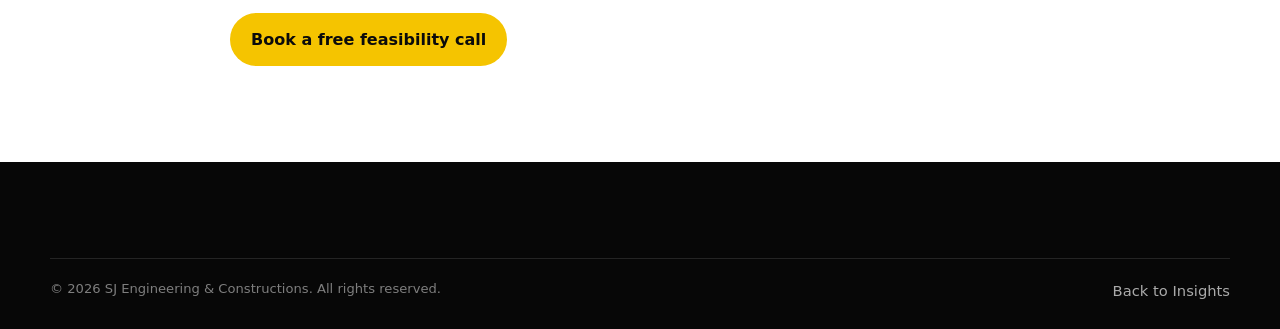
<file: blog/missing-middle-feasibility-checklist.html>
<!doctype html><html lang="en"><head><meta charset="utf-8"><meta name="viewport" content="width=device-width,initial-scale=1"><title>Missing Middle Feasibility Checklist | SJ Engineering & Constructions</title><meta name="description" content="Six early checks to make before planning an additional residential unit or compact multi-unit housing project in Ontario."><link rel="stylesheet" href="../styles.css?v=20260923-insights"></head><body><header class="header"><div class="container nav"><a class="brand" href="../index.html"><img class="brand-mark" src="../assets/sj-logo.png" alt="SJ Engineering & Constructions logo"><span class="brand-text">SJ Engineering & Constructions<small>Infrastructure • Civil • Design-Build</small></span></a><nav class="nav-links"><a href="../index.html">Home</a><a href="../services.html">Services</a><a href="../about.html">About Us</a><a href="../blog.html">Insights</a><a href="../contact.html">Contact</a></nav><div class="nav-cta"><a class="btn primary" href="../contact.html#quote">Request a Quote</a></div></div></header><main><article class="article"><div class="container"><p class="blog-meta">Housing · 6 min read</p><h1>Before adding a unit: a missing middle feasibility checklist</h1><p class="article-lead">An additional unit, conversion or compact multi-unit project should begin with a property-specific review, not a floor plan.</p><h2>1. Local permissions</h2><p>Confirm the applicable municipal zoning, the property’s designation and the type and number of units being considered. Provincial and local rules work together, and permissions vary by address.</p><h2>2. Existing building and site conditions</h2><p>Evaluate the existing structure, access, parking, setbacks, lot coverage, drainage and servicing. These constraints shape what can reasonably be designed and built.</p><h2>3. Approvals and professional input</h2><p>Building permits, municipal submissions, structural input and other specialist work may be needed. Establish the design and approval path early so the schedule and budget reflect the actual work.</p><h2>4. Construction scope and budget</h2><p>Separate design, approvals, structure, services, fire separation, finishes, site works and contingency. A scope-based budget is more useful than a single generic cost-per-square-foot estimate.</p><h2>5. Financing and operations</h2><p>Discuss financing and projected income with qualified financial and lending professionals. Consider operating costs, insurance, maintenance and management before construction begins.</p><h2>6. Delivery plan</h2><p>Decide who coordinates the consultants, permits, trades, inspections and close-out. Clear responsibilities protect the schedule and reduce avoidable changes.</p><a class="btn primary" href="../housing.html#feasibility-call">Book a free feasibility call</a></div></article></main><footer class="footer"><div class="container"><div class="footer-bottom"><div>© 2026 SJ Engineering & Constructions. All rights reserved.</div><div><a href="../blog.html">Back to Insights</a></div></div></div></footer><script src="../script.js?v=20260923-services-menu"></script></body></html>
</file>
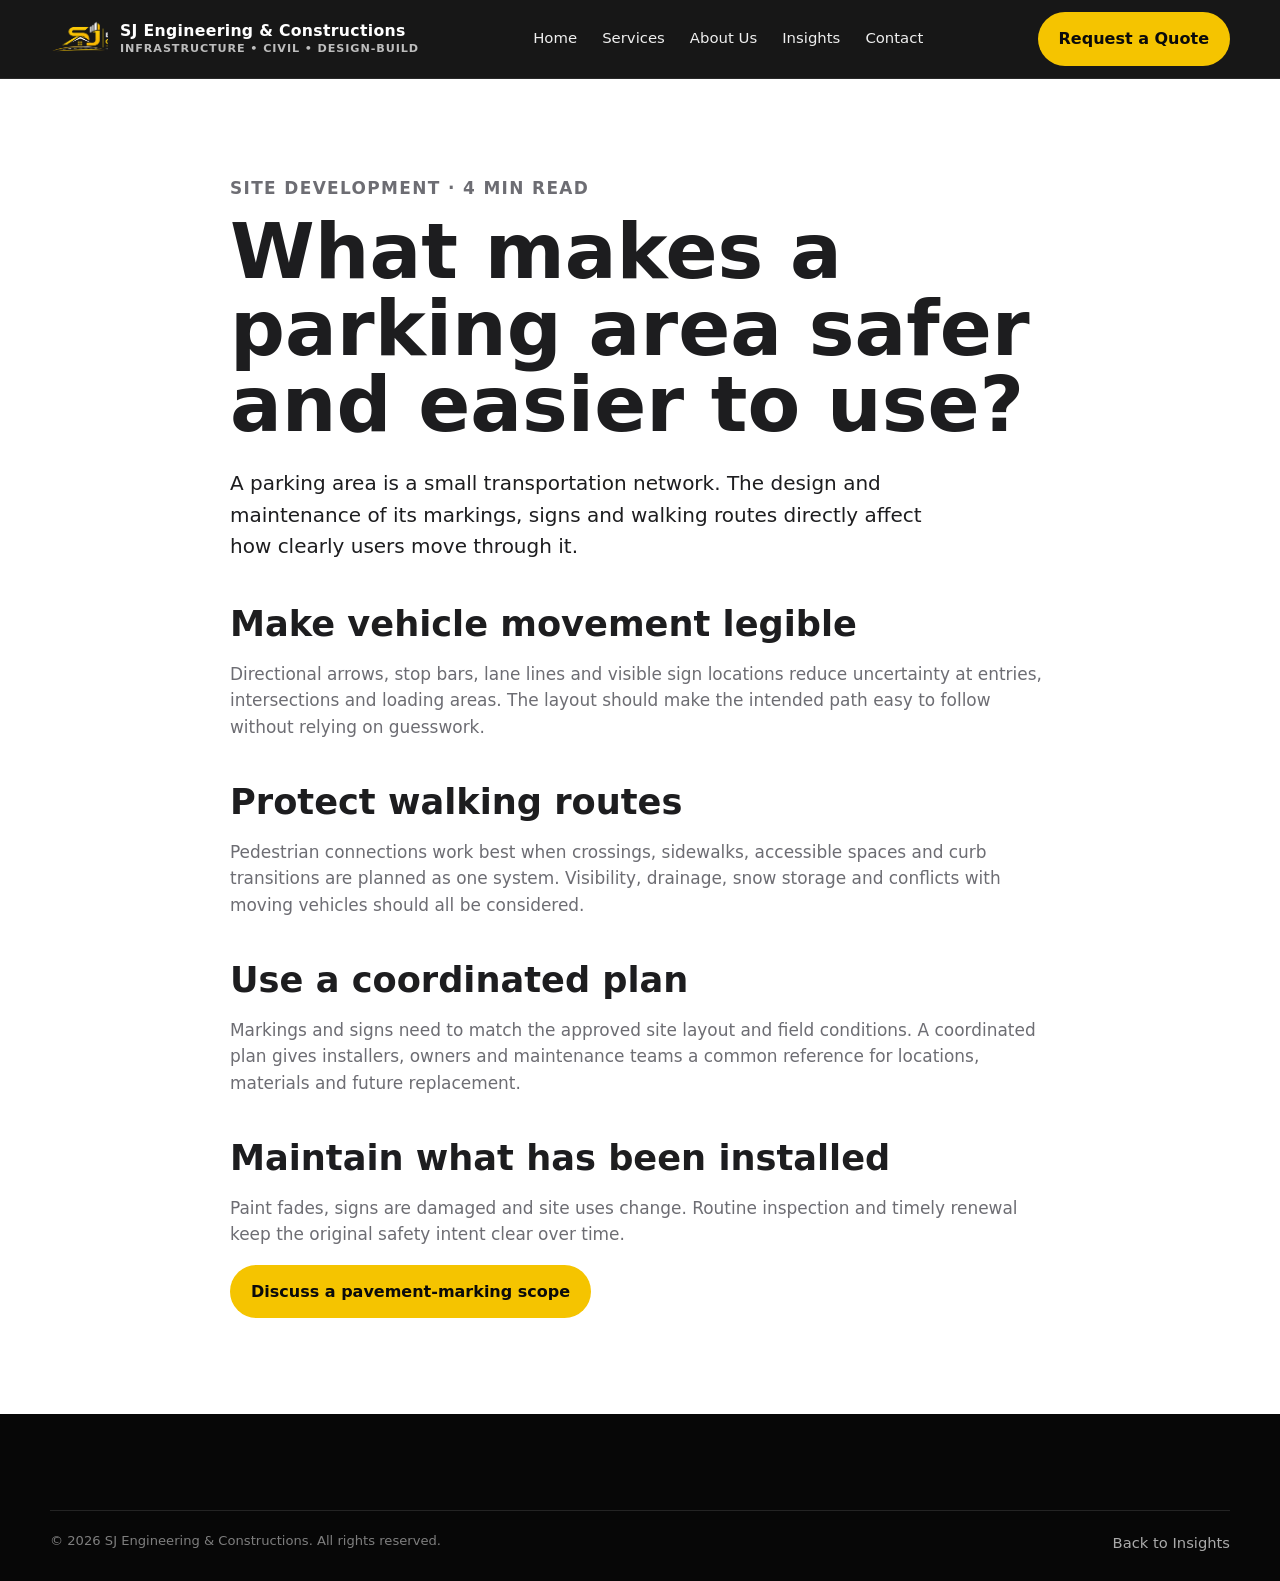
<file: blog/parking-lot-safety-markings.html>
<!doctype html><html lang="en"><head><meta charset="utf-8"><meta name="viewport" content="width=device-width,initial-scale=1"><title>Parking-Lot Safety Markings | SJ Engineering & Constructions</title><meta name="description" content="How pavement markings, directional signage and accessible routes combine to create safer parking areas and site circulation."><link rel="stylesheet" href="../styles.css?v=20260923-insights"></head><body><header class="header"><div class="container nav"><a class="brand" href="../index.html"><img class="brand-mark" src="../assets/sj-logo.png" alt="SJ Engineering & Constructions logo"><span class="brand-text">SJ Engineering & Constructions<small>Infrastructure • Civil • Design-Build</small></span></a><nav class="nav-links"><a href="../index.html">Home</a><a href="../services.html">Services</a><a href="../about.html">About Us</a><a href="../blog.html">Insights</a><a href="../contact.html">Contact</a></nav><div class="nav-cta"><a class="btn primary" href="../contact.html#quote">Request a Quote</a></div></div></header><main><article class="article"><div class="container"><p class="blog-meta">Site Development · 4 min read</p><h1>What makes a parking area safer and easier to use?</h1><p class="article-lead">A parking area is a small transportation network. The design and maintenance of its markings, signs and walking routes directly affect how clearly users move through it.</p><h2>Make vehicle movement legible</h2><p>Directional arrows, stop bars, lane lines and visible sign locations reduce uncertainty at entries, intersections and loading areas. The layout should make the intended path easy to follow without relying on guesswork.</p><h2>Protect walking routes</h2><p>Pedestrian connections work best when crossings, sidewalks, accessible spaces and curb transitions are planned as one system. Visibility, drainage, snow storage and conflicts with moving vehicles should all be considered.</p><h2>Use a coordinated plan</h2><p>Markings and signs need to match the approved site layout and field conditions. A coordinated plan gives installers, owners and maintenance teams a common reference for locations, materials and future replacement.</p><h2>Maintain what has been installed</h2><p>Paint fades, signs are damaged and site uses change. Routine inspection and timely renewal keep the original safety intent clear over time.</p><a class="btn primary" href="../contact.html#quote">Discuss a pavement-marking scope</a></div></article></main><footer class="footer"><div class="container"><div class="footer-bottom"><div>© 2026 SJ Engineering & Constructions. All rights reserved.</div><div><a href="../blog.html">Back to Insights</a></div></div></div></footer><script src="../script.js?v=20260923-services-menu"></script></body></html>
</file>
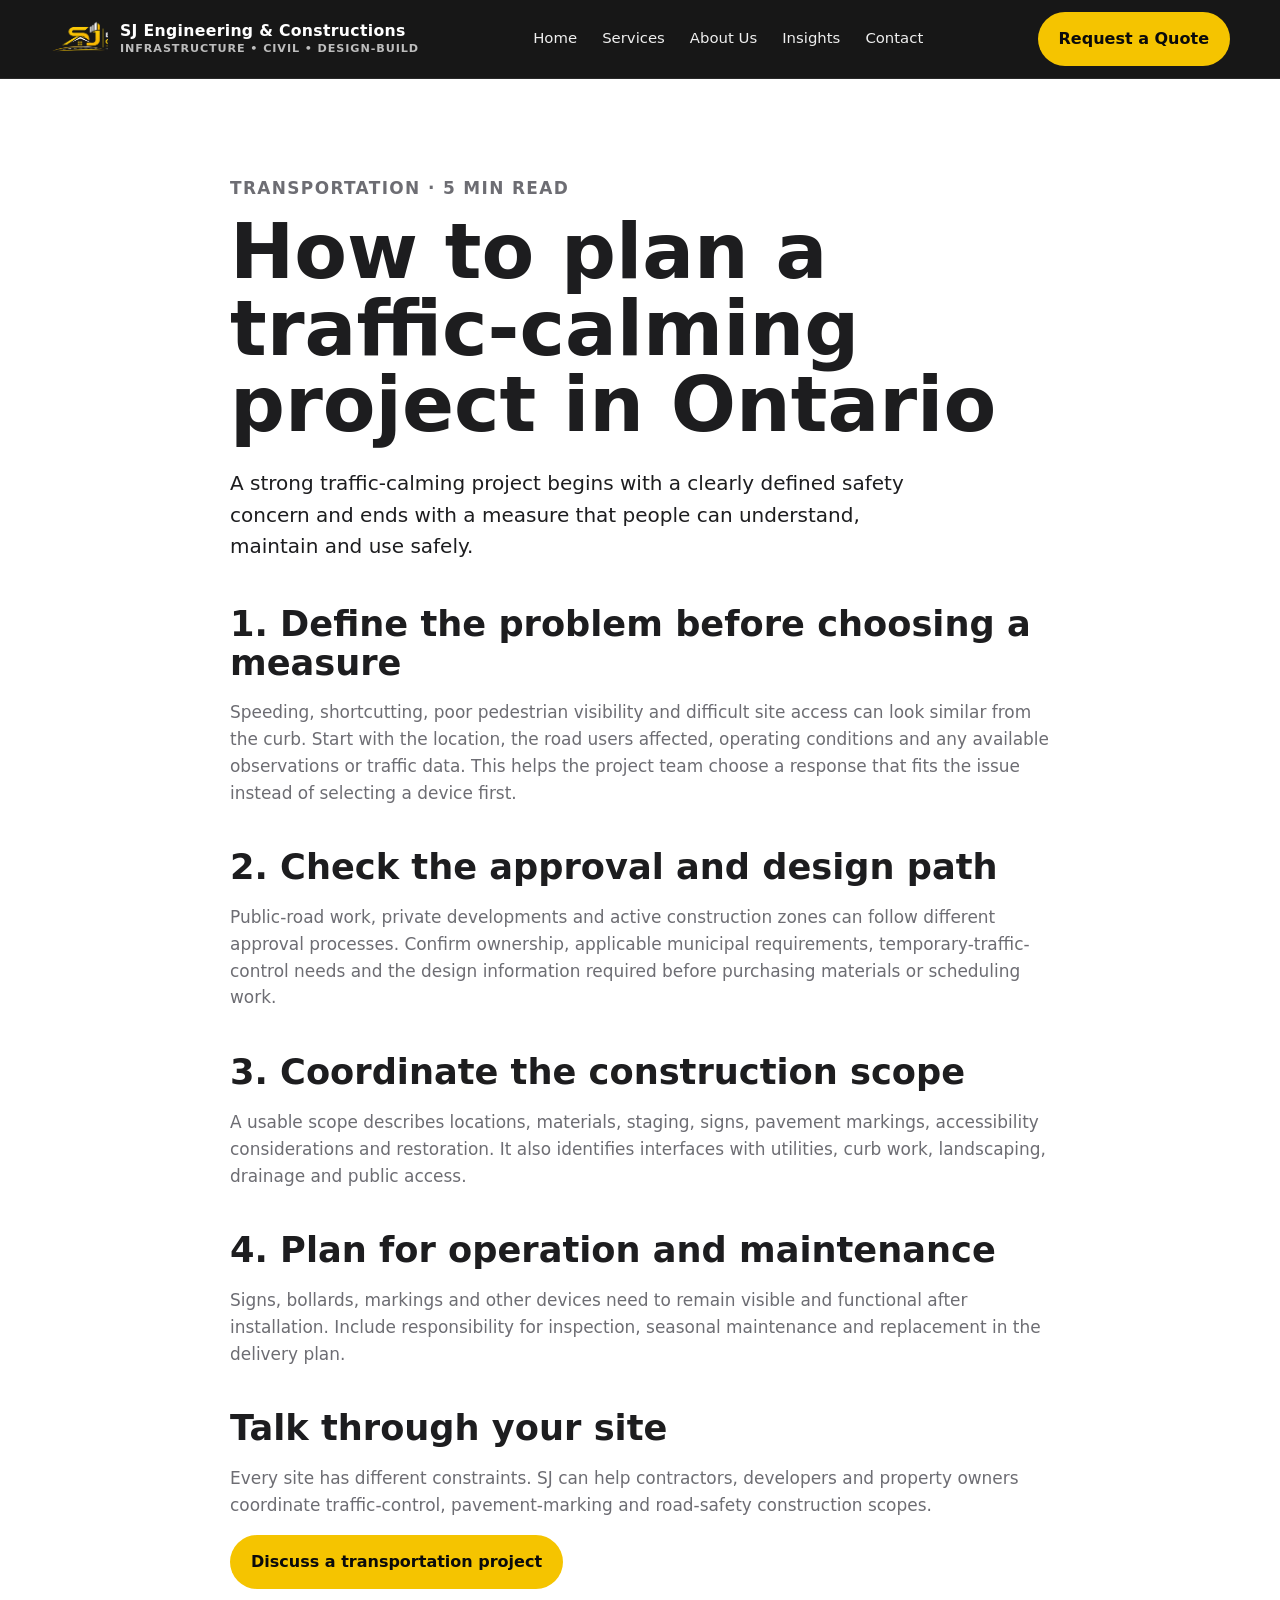
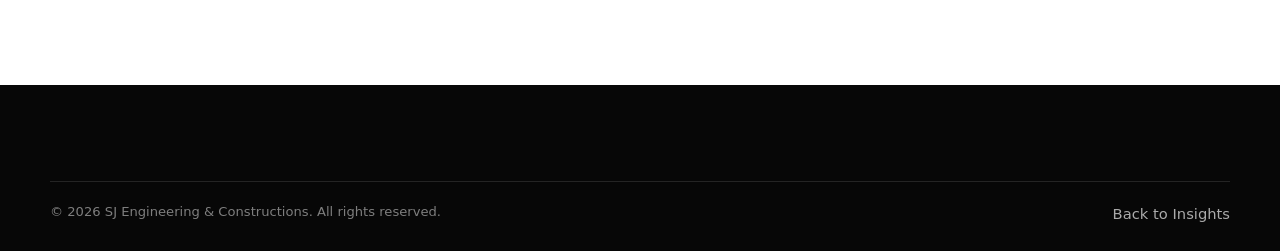
<file: blog/traffic-calming-project-guide.html>
<!doctype html><html lang="en"><head><meta charset="utf-8"><meta name="viewport" content="width=device-width,initial-scale=1"><title>How to Plan a Traffic-Calming Project in Ontario | SJ Engineering & Constructions</title><meta name="description" content="A practical guide to planning a traffic-calming project, from defining the issue to coordinating approvals and implementation."><link rel="stylesheet" href="../styles.css?v=20260923-insights"></head><body><header class="header"><div class="container nav"><a class="brand" href="../index.html"><img class="brand-mark" src="../assets/sj-logo.png" alt="SJ Engineering & Constructions logo"><span class="brand-text">SJ Engineering & Constructions<small>Infrastructure • Civil • Design-Build</small></span></a><nav class="nav-links"><a href="../index.html">Home</a><a href="../services.html">Services</a><a href="../about.html">About Us</a><a href="../blog.html">Insights</a><a href="../contact.html">Contact</a></nav><div class="nav-cta"><a class="btn primary" href="../contact.html#quote">Request a Quote</a></div></div></header><main><article class="article"><div class="container"><p class="blog-meta">Transportation · 5 min read</p><h1>How to plan a traffic-calming project in Ontario</h1><p class="article-lead">A strong traffic-calming project begins with a clearly defined safety concern and ends with a measure that people can understand, maintain and use safely.</p><h2>1. Define the problem before choosing a measure</h2><p>Speeding, shortcutting, poor pedestrian visibility and difficult site access can look similar from the curb. Start with the location, the road users affected, operating conditions and any available observations or traffic data. This helps the project team choose a response that fits the issue instead of selecting a device first.</p><h2>2. Check the approval and design path</h2><p>Public-road work, private developments and active construction zones can follow different approval processes. Confirm ownership, applicable municipal requirements, temporary-traffic-control needs and the design information required before purchasing materials or scheduling work.</p><h2>3. Coordinate the construction scope</h2><p>A usable scope describes locations, materials, staging, signs, pavement markings, accessibility considerations and restoration. It also identifies interfaces with utilities, curb work, landscaping, drainage and public access.</p><h2>4. Plan for operation and maintenance</h2><p>Signs, bollards, markings and other devices need to remain visible and functional after installation. Include responsibility for inspection, seasonal maintenance and replacement in the delivery plan.</p><h2>Talk through your site</h2><p>Every site has different constraints. SJ can help contractors, developers and property owners coordinate traffic-control, pavement-marking and road-safety construction scopes.</p><a class="btn primary" href="../contact.html#quote">Discuss a transportation project</a></div></article></main><footer class="footer"><div class="container"><div class="footer-bottom"><div>© 2026 SJ Engineering & Constructions. All rights reserved.</div><div><a href="../blog.html">Back to Insights</a></div></div></div></footer><script src="../script.js?v=20260923-services-menu"></script></body></html>
</file>
<file: styles.css>
:root{
  --yellow:#f5c400;
  --yellow-dark:#d3a800;
  --black:#0b0b0b;
  --black-2:#151515;
  --ink:#1d1d1f;
  --muted:#6d6d73;
  --line:#e7e7e7;
  --paper:#ffffff;
  --soft:#f7f7f5;
  --radius:18px;
  --shadow:0 20px 55px rgba(0,0,0,.10);
  --max:1180px;
}
*{box-sizing:border-box}
html{scroll-behavior:smooth}
body{margin:0;font-family:Inter,ui-sans-serif,system-ui,-apple-system,BlinkMacSystemFont,"Segoe UI",Roboto,Arial,sans-serif;color:var(--ink);background:var(--paper);line-height:1.58}
a{color:inherit;text-decoration:none}
img{max-width:100%;display:block}
.container{width:min(var(--max),calc(100% - 40px));margin:0 auto}
.eyebrow{text-transform:uppercase;letter-spacing:.14em;font-size:.78rem;font-weight:800;color:#8a7100}
.section{padding:92px 0}
.section.soft{background:var(--soft)}
.section.dark{background:var(--black);color:white}
.section-head{display:flex;justify-content:space-between;gap:40px;align-items:end;margin-bottom:38px}
.section-head h2{font-size:clamp(2rem,4vw,3.6rem);line-height:1.05;margin:.2rem 0 0;max-width:760px}
.section-head p{max-width:500px;color:var(--muted);margin:0}
.dark .section-head p{color:#c8c8c8}
.header{position:sticky;top:0;z-index:50;background:rgba(11,11,11,.95);backdrop-filter:blur(12px);border-bottom:1px solid rgba(255,255,255,.08)}
.nav{height:78px;display:flex;align-items:center;justify-content:space-between;gap:20px}
.brand{display:flex;align-items:center;gap:12px;color:white;font-weight:800;letter-spacing:.02em}
.brand-mark{width:58px;height:46px;object-fit:cover;object-position:left center;border-radius:6px}
.brand-text{line-height:1.05;font-size:.98rem}.brand-text small{display:block;font-weight:600;color:#bdbdbd;font-size:.7rem;margin-top:4px;letter-spacing:.08em;text-transform:uppercase}
.nav-links{display:flex;align-items:center;gap:25px;color:#efefef;font-size:.93rem}
.nav-links a:hover{color:var(--yellow)}
.nav-cta{display:flex;gap:10px}
.btn{display:inline-flex;align-items:center;justify-content:center;padding:13px 20px;border-radius:999px;font-weight:800;border:1px solid transparent;transition:.2s ease;cursor:pointer}
.btn.primary{background:var(--yellow);color:var(--black)}
.btn.primary:hover{background:#ffd21b;transform:translateY(-1px)}
.btn.outline{border-color:rgba(255,255,255,.35);color:white;background:transparent}.btn.outline:hover{border-color:var(--yellow);color:var(--yellow)}
.btn.dark{background:var(--black);color:white}.btn.dark:hover{background:#222}
.menu-toggle{display:none;color:white;font-size:1.55rem;border:0;background:none}
.hero{min-height:710px;background:linear-gradient(100deg,rgba(3,3,3,.95) 0%,rgba(3,3,3,.84) 48%,rgba(3,3,3,.58) 100%),radial-gradient(circle at 80% 20%,rgba(245,196,0,.28),transparent 30%),linear-gradient(135deg,#101010,#1b1b1b);color:white;position:relative;overflow:hidden}
.hero:after{content:"";position:absolute;right:-8%;bottom:-160px;width:700px;height:300px;border-top:16px solid var(--yellow);border-radius:50%;transform:rotate(-8deg);opacity:.7}
.hero:before{content:"";position:absolute;right:-3%;bottom:-110px;width:660px;height:260px;border-top:4px dashed rgba(255,255,255,.6);border-radius:50%;transform:rotate(-8deg);opacity:.5}
.hero-inner{position:relative;z-index:2;padding:115px 0 105px;max-width:900px}
.hero h1{font-size:clamp(3rem,7vw,6.2rem);line-height:.94;margin:14px 0 26px;letter-spacing:-.04em}
.hero h1 span{color:var(--yellow)}
.hero p{font-size:clamp(1.07rem,1.6vw,1.3rem);max-width:760px;color:#d5d5d5;margin-bottom:31px}
.hero-actions{display:flex;gap:12px;flex-wrap:wrap}.hero-actions .btn{padding:15px 24px}
.trust-row{margin-top:58px;display:flex;gap:18px;flex-wrap:wrap}.trust-chip{border:1px solid rgba(255,255,255,.17);background:rgba(255,255,255,.05);padding:10px 15px;border-radius:999px;color:#eee;font-weight:700;font-size:.9rem}
.grid{display:grid;gap:22px}.grid.four{grid-template-columns:repeat(4,1fr)}.grid.three{grid-template-columns:repeat(3,1fr)}.grid.two{grid-template-columns:repeat(2,1fr)}
.card{background:white;border:1px solid var(--line);border-radius:var(--radius);padding:28px;box-shadow:0 8px 24px rgba(0,0,0,.04)}
.card h3{margin:12px 0 9px;font-size:1.35rem;line-height:1.18}.card p{margin:0;color:var(--muted)}
.icon{width:50px;height:50px;border-radius:14px;background:var(--yellow);display:flex;align-items:center;justify-content:center;font-weight:900;color:#111;font-size:1.15rem}
.linkline{display:inline-flex;margin-top:18px;font-weight:800}.linkline:hover{color:#8c7000}
.service-grid{display:grid;grid-template-columns:repeat(3,1fr);gap:18px}
.service-item{padding:25px;border:1px solid var(--line);border-radius:16px;background:white;position:relative;overflow:hidden}.service-item:before{content:"";position:absolute;top:0;left:0;width:6px;height:100%;background:var(--yellow)}.service-item h3{margin:0 0 8px;font-size:1.16rem}.service-item p{margin:0;color:var(--muted);font-size:.96rem}.badge{display:inline-flex;margin-top:14px;padding:6px 9px;border-radius:999px;background:#111;color:#fff;font-size:.72rem;font-weight:800;text-transform:uppercase;letter-spacing:.08em}
.partner-wrap{display:grid;grid-template-columns:1.15fr .85fr;gap:40px;align-items:center}.partner-panel{background:#181818;border:1px solid #2b2b2b;border-radius:24px;padding:36px}.partner-panel ul{list-style:none;padding:0;margin:0;display:grid;gap:14px}.partner-panel li{padding:13px 0;border-bottom:1px solid #2d2d2d;color:#ddd}.partner-panel li:last-child{border-bottom:0}.partner-panel strong{color:white}
.process{display:grid;grid-template-columns:repeat(4,1fr);gap:18px}.step{padding:24px;border-top:4px solid var(--yellow);background:white;border-radius:0 0 16px 16px;box-shadow:0 10px 30px rgba(0,0,0,.05)}.step span{font-size:.78rem;font-weight:900;color:#967b00;letter-spacing:.12em}.step h3{margin:7px 0 6px}.step p{margin:0;color:var(--muted)}
.team-card{display:grid;grid-template-columns:86px 1fr;gap:20px;align-items:start}.avatar{width:86px;height:86px;border-radius:50%;background:linear-gradient(135deg,var(--yellow),#f0e19b);display:flex;align-items:center;justify-content:center;font-size:1.45rem;font-weight:900;color:#111}.team-card h3{margin:0}.team-card .role{font-weight:800;color:#8a7100;margin:3px 0 8px}.team-card p{margin:0;color:var(--muted)}
.cta{background:linear-gradient(135deg,#0d0d0d,#1c1c1c);color:white;border-radius:28px;padding:56px;display:flex;align-items:center;justify-content:space-between;gap:30px;box-shadow:var(--shadow);position:relative;overflow:hidden}.cta:after{content:"";position:absolute;right:-100px;top:-100px;width:280px;height:280px;border:30px solid var(--yellow);border-radius:50%;opacity:.17}.cta h2{font-size:clamp(2rem,4vw,3.4rem);line-height:1.02;margin:0 0 12px}.cta p{margin:0;color:#cfcfcf;max-width:700px}.cta-actions{display:flex;gap:10px;flex-wrap:wrap;position:relative;z-index:2}
.footer{background:#070707;color:#d7d7d7;padding:58px 0 26px}.footer-grid{display:grid;grid-template-columns:1.4fr 1fr 1fr 1fr;gap:34px}.footer h4{color:white;margin:0 0 13px}.footer p,.footer a{color:#aaa;font-size:.92rem}.footer a:hover{color:var(--yellow)}.footer-bottom{margin-top:38px;padding-top:20px;border-top:1px solid #242424;display:flex;justify-content:space-between;gap:20px;font-size:.82rem;color:#7e7e7e}
.page-hero{background:linear-gradient(115deg,#080808,#1a1a1a);color:white;padding:92px 0 78px;border-bottom:7px solid var(--yellow)}.page-hero h1{font-size:clamp(2.6rem,6vw,5.3rem);line-height:.98;margin:11px 0 18px}.page-hero p{max-width:780px;color:#d0d0d0;font-size:1.14rem}
.split{display:grid;grid-template-columns:1fr 1fr;gap:55px;align-items:start}.split h2{font-size:clamp(2rem,4vw,3.2rem);line-height:1.05;margin-top:0}.split p{color:var(--muted)}
.checks{display:grid;gap:11px;margin-top:22px}.check{display:flex;gap:11px;align-items:flex-start}.check b{display:inline-flex;width:24px;height:24px;border-radius:50%;background:var(--yellow);align-items:center;justify-content:center;flex:none}
.form{display:grid;gap:16px}.field{display:grid;gap:7px}.field label{font-weight:800;font-size:.9rem}.field input,.field select,.field textarea{width:100%;padding:13px 14px;border-radius:12px;border:1px solid #d7d7d7;font:inherit;background:white}.field textarea{min-height:145px;resize:vertical}.form-row{display:grid;grid-template-columns:1fr 1fr;gap:14px}.form-note{font-size:.84rem;color:var(--muted)}
.notice{background:#fff9df;border:1px solid #f3dc78;padding:18px 20px;border-radius:14px;color:#564900}
.team-card.owner-card{grid-template-columns:86px minmax(0,1fr)}
.owner-photo{width:86px;height:86px;aspect-ratio:1;object-fit:cover;object-position:center 25%;border-radius:50%}


@media(max-width:980px){.nav-links{display:none}.nav-cta .outline{display:none}.menu-toggle{display:block}.grid.four{grid-template-columns:repeat(2,1fr)}.grid.three,.service-grid{grid-template-columns:repeat(2,1fr)}.partner-wrap,.split{grid-template-columns:1fr}.process{grid-template-columns:repeat(2,1fr)}.footer-grid{grid-template-columns:repeat(2,1fr)}.cta{display:block}.cta-actions{margin-top:22px}}
@media(max-width:640px){.container{width:min(100% - 26px,var(--max))}.nav{height:68px}.brand-text{display:none}.hero-inner{padding:85px 0 80px}.hero h1{font-size:3.3rem}.section{padding:68px 0}.section-head{display:block}.section-head p{margin-top:15px}.grid.four,.grid.three,.grid.two,.service-grid,.process,.footer-grid,.form-row{grid-template-columns:1fr}.cta{padding:34px 24px}.page-hero{padding:70px 0 56px}.footer-bottom{display:block}.footer-bottom div+div{margin-top:8px}}

.services-dropdown{position:relative}
.services-dropdown summary{cursor:pointer;list-style:none;display:flex;align-items:center;gap:7px}
.services-dropdown summary::-webkit-details-marker{display:none}
.services-dropdown summary:hover,.services-dropdown[open] summary{color:var(--yellow)}
.services-dropdown summary:focus-visible,.services-submenu a:focus-visible{outline:2px solid var(--yellow);outline-offset:4px}
.services-submenu{position:absolute;top:calc(100% + 16px);left:-16px;min-width:210px;padding:8px;background:var(--black);border:1px solid #333;border-radius:12px;box-shadow:var(--shadow)}
.services-submenu a{display:block;padding:10px 12px;border-radius:6px;white-space:nowrap}
.services-submenu a:hover{background:#222}
@media(max-width:980px){.services-dropdown{width:100%}.services-submenu{position:static;margin-top:10px;box-shadow:none}.nav-links[data-open="1"]{max-height:calc(100dvh - 78px);overflow-y:auto}}
.associated-partners{margin-top:30px;padding-top:24px;border-top:1px solid var(--line)}
.associated-partners h3{margin:0 0 10px}
.associated-partners p{margin:0;color:var(--muted)}
.associated-partners strong{font-size:1.15rem;color:var(--ink)}
.drawing-grid{display:grid;grid-template-columns:repeat(2,minmax(0,1fr));gap:24px}
.drawing-card{margin:0;overflow:hidden;background:white;border:1px solid var(--line);border-radius:var(--radius)}
.drawing-card>a{display:block;padding:12px;background:white}
.drawing-card img{width:100%;height:auto;aspect-ratio:4/3;object-fit:contain}
.drawing-card figcaption{padding:24px;border-top:1px solid var(--line)}
.drawing-card h3{margin:0 0 10px;font-size:1.25rem}
.drawing-card p{margin:0;color:var(--muted)}
.drawing-card a:focus-visible{outline:3px solid #8a7100;outline-offset:-3px}
@media(max-width:640px){.drawing-grid{grid-template-columns:1fr}}
.housing-process{display:grid;grid-template-columns:repeat(3,minmax(0,1fr));gap:22px;list-style:none;padding:0;counter-reset:housing-step}
.housing-process li{counter-increment:housing-step;padding:26px;background:white;border-top:4px solid var(--yellow);border-radius:0 0 16px 16px}
.housing-process li:before{content:"0" counter(housing-step);font-weight:900;color:#8a7100}
.housing-process h3{margin:8px 0}.housing-process p{margin:0;color:var(--muted)}
.housing-faq{display:grid;gap:12px}
.housing-faq details{background:white;border:1px solid var(--line);border-radius:12px;padding:20px 24px}
.housing-faq summary{font-weight:800;cursor:pointer}
.housing-faq p{color:var(--muted);margin:16px 0 0;max-width:900px}
.housing-faq summary:focus-visible{outline:2px solid #8a7100;outline-offset:5px}
#feasibility-call{scroll-margin-top:90px}
@media(max-width:980px){.housing-process{grid-template-columns:repeat(2,minmax(0,1fr))}}
@media(max-width:640px){.housing-process{grid-template-columns:1fr}}
.blog-grid{display:grid;grid-template-columns:repeat(3,minmax(0,1fr));gap:22px}
.blog-card{display:flex;flex-direction:column;padding:28px;border:1px solid var(--line);border-radius:var(--radius);background:var(--paper);box-shadow:0 8px 24px rgba(0,0,0,.04)}
.blog-card h3{margin:8px 0 12px;font-size:1.38rem;line-height:1.2}.blog-card h3 a:hover{color:#8a7100}.blog-card p:not(.blog-meta){margin:0;color:var(--muted)}
.blog-card .linkline{margin-top:auto;padding-top:18px}.blog-meta{margin:0;color:#8a7100;font-size:.78rem;font-weight:800;letter-spacing:.08em;text-transform:uppercase}
.article{padding:96px 0}.article .container{max-width:820px}.article h1{font-size:clamp(2.7rem,6vw,5rem);line-height:1;margin:12px 0 24px}.article h2{font-size:clamp(1.65rem,3vw,2.2rem);line-height:1.1;margin:42px 0 12px}.article p{color:var(--muted);font-size:1.06rem}.article .article-lead{font-size:1.25rem;color:var(--ink);max-width:720px}.article-note{padding:18px 20px;border-left:4px solid var(--yellow);background:var(--soft);margin:34px 0}
@media(max-width:980px){.blog-grid{grid-template-columns:repeat(2,minmax(0,1fr))}}
@media(max-width:640px){.blog-grid{grid-template-columns:1fr}.article{padding:68px 0}}
.hero-photo{background:#111}
.hero-photo .hero-backdrop{position:absolute;inset:0;width:100%;height:100%;object-fit:cover;object-position:center}
.hero-photo:before{inset:0;width:auto;height:auto;border:0;border-radius:0;transform:none;opacity:1;background:linear-gradient(90deg,rgba(0,0,0,.96) 0%,rgba(0,0,0,.91) 46%,rgba(0,0,0,.66) 68%,rgba(0,0,0,.38) 100%)}
.hero-photo:after{display:none}
.hero-photo .hero-inner{max-width:100%;padding-right:22%}
.hero-photo .hero-inner{z-index:2}.hero-photo h1,.hero-photo p,.hero-photo .eyebrow{position:relative;text-shadow:0 2px 16px rgba(0,0,0,.7)}
.hero-photo .hero-inner{width:min(940px,calc(100% - 40px));margin-left:max(20px,calc((100% - var(--max))/2));padding:52px 44px;background:rgba(0,0,0,.78);border:1px solid rgba(255,255,255,.16);border-radius:24px;box-shadow:0 18px 50px rgba(0,0,0,.42)}
.hero-photo .hero-inner p{color:#fff;max-width:690px}.hero-photo .trust-chip{background:rgba(0,0,0,.52)}
.service-photo{margin-top:38px;margin-bottom:0}
.service-photo img{width:100%;height:auto;max-height:560px;object-fit:cover;border-radius:18px}
@media(max-width:980px){.hero-photo .hero-inner{margin-left:20px;padding-right:36px}}
@media(max-width:640px){.hero-photo .hero-backdrop{object-position:65% center}.hero-photo:before{background:rgba(0,0,0,.86)}.hero-photo .hero-inner{width:calc(100% - 26px);margin-left:13px;padding:38px 24px;border-radius:18px}.service-photo{margin-top:24px}.service-photo img{border-radius:12px}}

.associated-partners .partner-link{color:var(--ink);text-decoration:underline;text-decoration-color:var(--yellow);text-decoration-thickness:2px;text-underline-offset:4px}.associated-partners .partner-link span{font-size:.82em;color:#8a7100;white-space:nowrap}.associated-partners .partner-link:hover{color:#8a7100}
</file>
